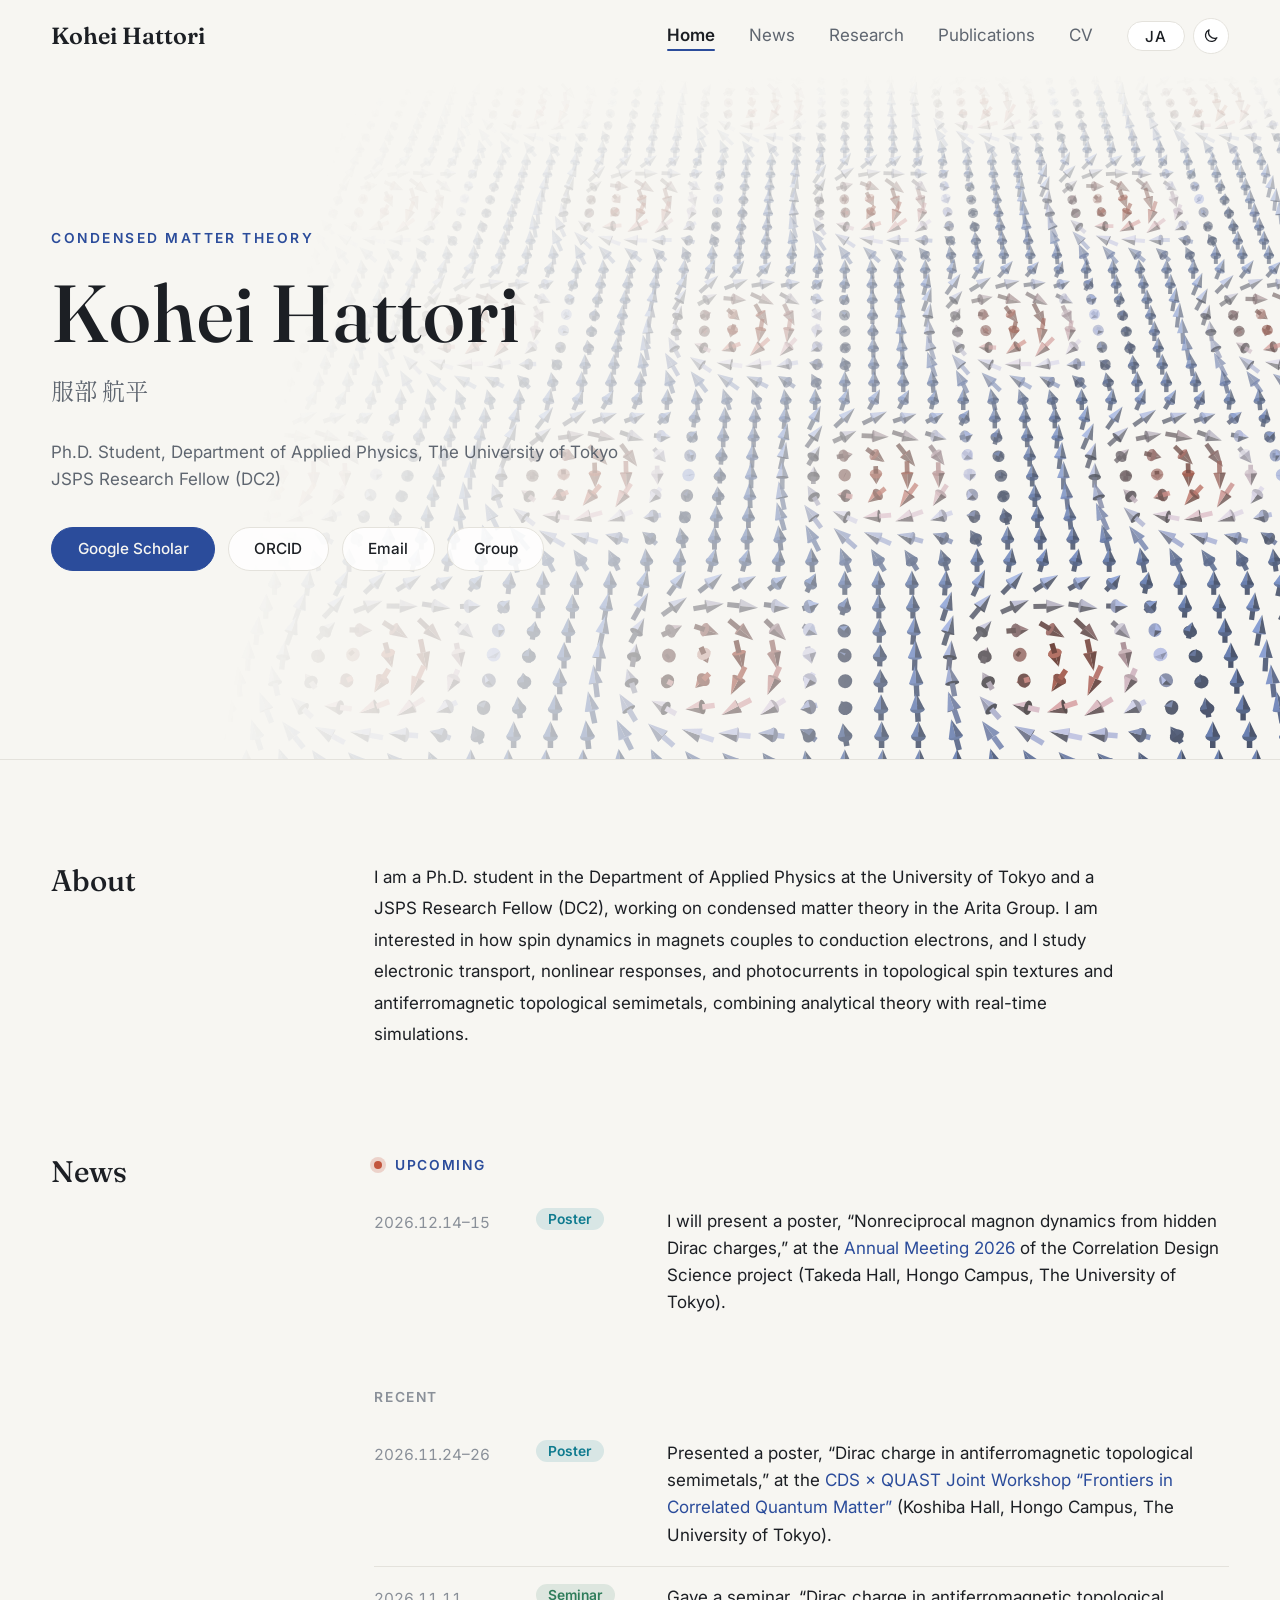
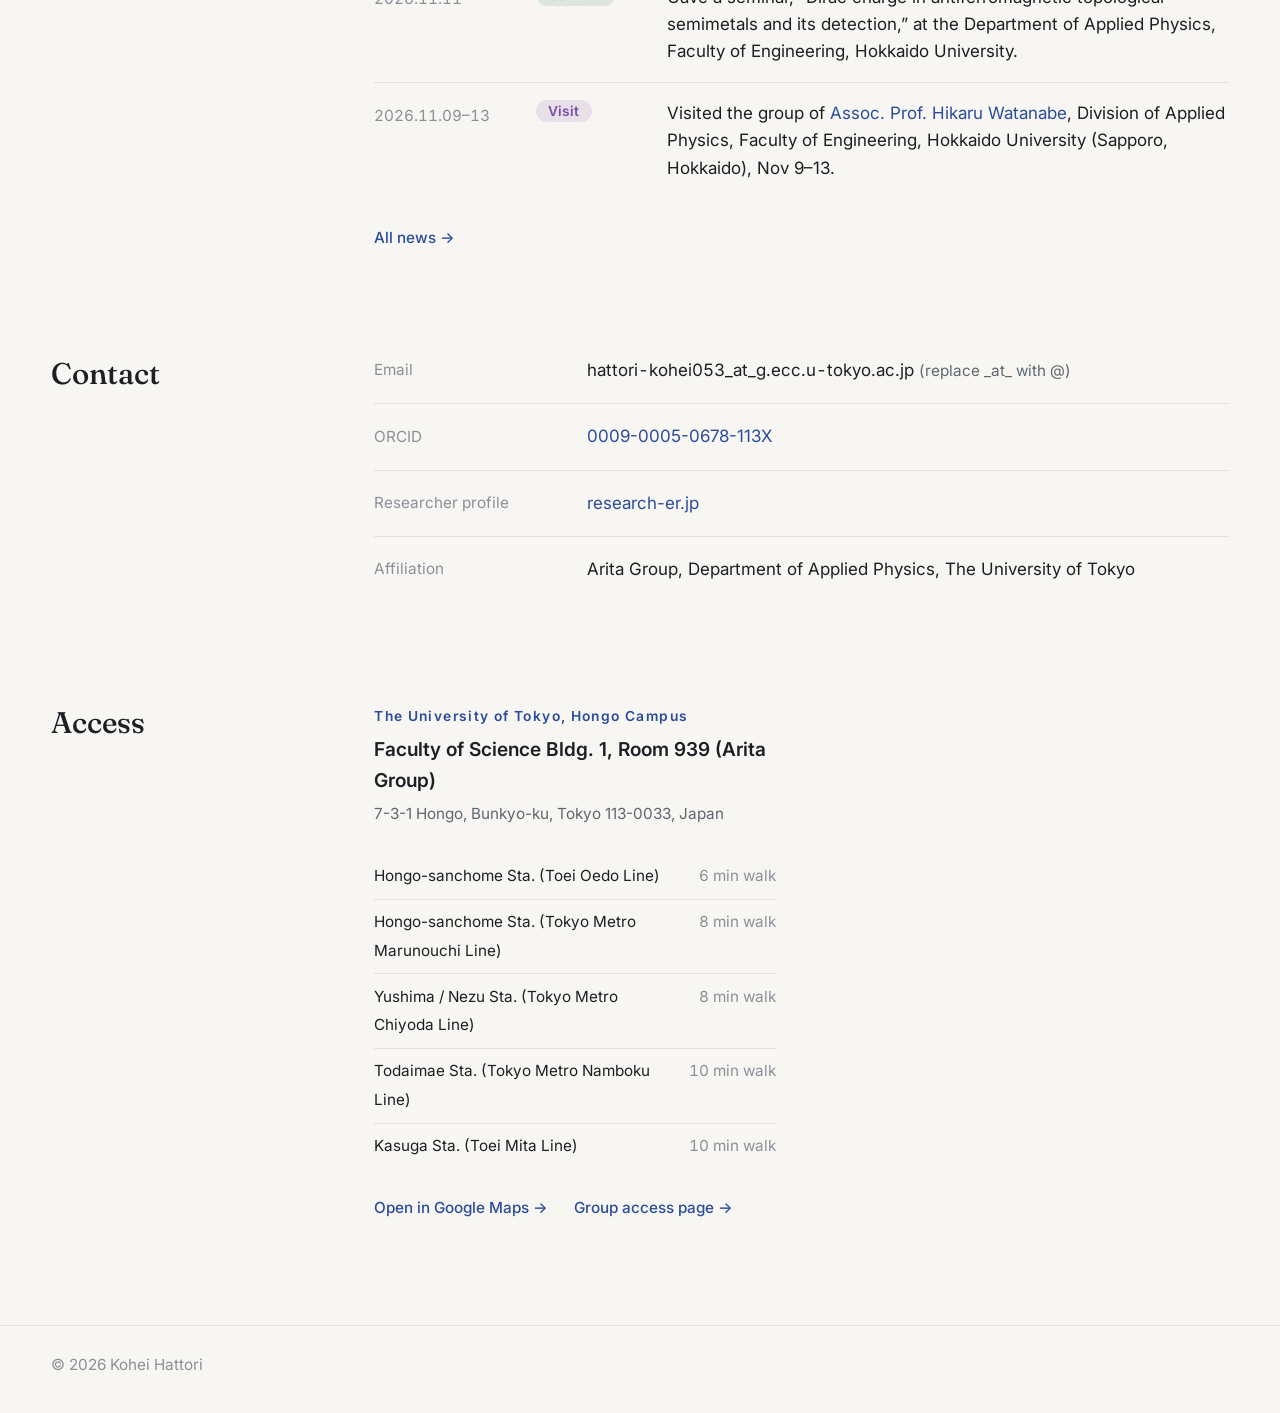
<file: index.html>
<!doctype html>
<html lang="ja">
<head>
  <meta charset="utf-8">
  <meta name="viewport" content="width=device-width, initial-scale=1">
  <title>Kohei Hattori</title>
  <meta name="description" content="服部航平（東京大学大学院 工学系研究科 物理工学専攻）のホームページ。物性理論、トポロジカル磁性、スピン・電荷結合輸送。">
  <meta property="og:type" content="website">
  <meta property="og:site_name" content="Kohei Hattori">
  <meta property="og:title" content="Kohei Hattori — 服部 航平">
  <meta property="og:description" content="Condensed matter theorist at the University of Tokyo. 物性理論（トポロジカル磁性、スピン・電荷結合ダイナミクス、反強磁性トポロジカル半金属）。">
  <meta property="og:url" content="https://hattorikohei76.github.io/">
  <meta property="og:image" content="https://hattorikohei76.github.io/og-image.jpg">
  <meta property="og:image:width" content="1200">
  <meta property="og:image:height" content="630">
  <meta name="twitter:card" content="summary_large_image">
  <link rel="icon" href="favicon.svg" type="image/svg+xml">
  <link rel="icon" href="favicon-32.png" type="image/png" sizes="32x32">
  <link rel="apple-touch-icon" href="apple-touch-icon.png">
  <link rel="preconnect" href="https://fonts.googleapis.com">
  <link rel="preconnect" href="https://fonts.gstatic.com" crossorigin>
  <link href="https://fonts.googleapis.com/css2?family=Fraunces:opsz,wght@9..144,400;9..144,500;9..144,600&family=Inter:wght@400;500;600&family=Noto+Sans+JP:wght@400;500;700&family=Shippori+Mincho:wght@500;600&display=swap" rel="stylesheet">
  <link rel="stylesheet" href="style.css?v=20261124a">
  <script>
    // 表示言語を描画前に決める：保存された選択 → ブラウザの言語（日本語以外なら英語）
    // テーマ（ライト / ダーク）も同じく：ボタンで選んだものがあればそれ、なければ OS の設定に従う
    (function () {
      var d = document.documentElement, l = null, t = null;
      d.classList.add("js");
      try { l = localStorage.getItem("lang"); t = localStorage.getItem("theme"); } catch (e) {}
      if (l !== "ja" && l !== "en") l = /^ja\b/i.test(navigator.language || "") ? "ja" : "en";
      d.lang = l;
      if (t === "dark" || t === "light") d.setAttribute("data-theme", t);
    })();
  </script>
</head>
<body>
  <header class="site-header">
    <nav class="nav">
      <a class="brand" href="index.html">Kohei Hattori</a>
      <ul class="nav-links" id="nav-links">
        <li><a href="index.html" aria-current="page"><span data-ja>ホーム</span><span data-en>Home</span></a></li>
        <li><a href="news.html"><span data-ja>ニュース</span><span data-en>News</span></a></li>
        <li><a href="research.html"><span data-ja>研究</span><span data-en>Research</span></a></li>
        <li><a href="publications.html"><span data-ja>業績</span><span data-en>Publications</span></a></li>
        <li><a href="cv.html"><span data-ja>経歴</span><span data-en>CV</span></a></li>
      </ul>
      <div class="nav-tools">
        <button class="lang-toggle" type="button" aria-label="Switch language / 言語切替">EN</button>
        <button class="theme-toggle" type="button" aria-label="ライト / ダーク切替 / Toggle light and dark">
          <svg class="icon-moon" viewBox="0 0 24 24" aria-hidden="true"><path d="M20 14.5A8 8 0 0 1 9.5 4a8 8 0 1 0 10.5 10.5z"/></svg>
          <svg class="icon-sun" viewBox="0 0 24 24" aria-hidden="true"><circle cx="12" cy="12" r="4"/><path d="M12 2.5v2.2M12 19.3v2.2M2.5 12h2.2M19.3 12h2.2M5.3 5.3l1.5 1.5M17.2 17.2l1.5 1.5M5.3 18.7l1.5-1.5M17.2 6.8l1.5-1.5"/></svg>
        </button>
      </div>
      <button class="menu-toggle" type="button" aria-label="メニュー / Menu" aria-expanded="false" aria-controls="nav-links"><span></span><span></span></button>
    </nav>
  </header>

  <main>
    <!-- ===== ヒーロー ===== -->
    <section class="hero">
      <canvas class="hero-canvas" aria-hidden="true"></canvas>
      <div class="hero-inner">
        <p class="eyebrow">Condensed Matter Theory</p>
        <h1 class="hero-name">
          <span data-ja>服部 航平</span><span data-en>Kohei Hattori</span>
        </h1>
        <p class="hero-sub">
          <span data-ja>Kohei Hattori</span>
          <span data-en>服部 航平</span>
        </p>
        <p class="hero-affil">
          <span data-ja>東京大学大学院 工学系研究科 物理工学専攻 <span class="nowrap">博士課程</span><br>日本学術振興会 特別研究員（DC2）</span>
          <span data-en>Ph.D. Student, Department of Applied Physics, The University of Tokyo<br>JSPS Research Fellow (DC2)</span>
        </p>
        <ul class="hero-links">
          <li><a class="btn btn-primary" href="https://scholar.google.co.jp/citations?user=EpXvcBsAAAAJ&amp;hl=ja" target="_blank" rel="noopener">Google Scholar</a></li>
          <li><a class="btn" href="https://orcid.org/0009-0005-0678-113X" target="_blank" rel="noopener">ORCID</a></li>
          <li><a class="btn" href="#contact">Email</a></li>
          <li><a class="btn" href="https://arita-lab.phys.s.u-tokyo.ac.jp/" target="_blank" rel="noopener"><span data-ja>研究室</span><span data-en>Group</span></a></li>
        </ul>
      </div>
    </section>

    <!-- ===== 自己紹介 ===== -->
    <section id="about" class="section reveal">
      <h2 class="section-title"><span data-ja>自己紹介</span><span data-en>About</span></h2>
      <div class="prose">
        <p data-ja>東京大学大学院 工学系研究科 物理工学専攻の博士課程に在籍し、有田研究室で物性理論の研究をしています（日本学術振興会 特別研究員 DC2）。磁性体中のスピンダイナミクスと伝導電子の結合に興味があり、トポロジカルな磁気構造や反強磁性トポロジカル半金属における電子輸送・非線形応答・光電流を、理論と実時間シミュレーションの両面から調べています。</p>
        <p data-en>
          I am a Ph.D. student in the Department of Applied Physics at the University of Tokyo and a JSPS Research Fellow (DC2), working on condensed matter theory in the Arita Group.
          I am interested in how spin dynamics in magnets couples to conduction electrons, and I study electronic transport, nonlinear responses,
          and photocurrents in topological spin textures and antiferromagnetic topological semimetals, combining analytical theory with real-time simulations.
        </p>
      </div>
    </section>

    <!-- ===== ニュース（これからの予定とこれまでを自動で分けて表示、news-data.js から） ===== -->
    <section class="section reveal">
      <h2 class="section-title"><span data-ja>ニュース</span><span data-en>News</span></h2>
      <div data-news-home data-upcoming="3" data-past="3"></div>
      <p class="more"><a href="news.html"><span data-ja>すべてのニュースを見る</span><span data-en>All news</span> <span class="arrow" aria-hidden="true">→</span></a></p>
    </section>

    <!-- ===== 連絡先 ===== -->
    <section id="contact" class="section reveal">
      <h2 class="section-title"><span data-ja>連絡先</span><span data-en>Contact</span></h2>
      <div class="contact">
        <div class="contact-item">
          <span class="contact-label">Email</span>
          <span><span class="email-text">hattori-kohei053_at_g.ecc.u-tokyo.ac.jp</span> <span class="email-note"><span data-ja>（_at_ を @ に変えてください）</span><span data-en>(replace _at_ with @)</span></span></span>
        </div>
        <div class="contact-item">
          <span class="contact-label">ORCID</span>
          <a href="https://orcid.org/0009-0005-0678-113X" target="_blank" rel="noopener">0009-0005-0678-113X</a>
        </div>
        <div class="contact-item">
          <span class="contact-label"><span data-ja>研究者データ</span><span data-en>Researcher profile</span></span>
          <a href="https://research-er.jp/researchers/view/1024845" target="_blank" rel="noopener">research-er.jp</a>
        </div>
        <div class="contact-item">
          <span class="contact-label"><span data-ja>所属</span><span data-en>Affiliation</span></span>
          <span><span data-ja>東京大学大学院 工学系研究科 物理工学専攻 有田研究室</span><span data-en>Arita Group, Department of Applied Physics, The University of Tokyo</span></span>
        </div>
      </div>
    </section>

    <!-- ===== アクセス ===== -->
    <section id="access" class="section reveal">
      <h2 class="section-title"><span data-ja>アクセス</span><span data-en>Access</span></h2>
      <div class="access">
        <div class="access-main">
          <div class="access-info">
            <p class="access-label"><span data-ja>東京大学 本郷キャンパス</span><span data-en>The University of Tokyo, Hongo Campus</span></p>
            <h3 class="access-place"><span data-ja>理学部1号館 939号室（有田研究室）</span><span data-en>Faculty of Science Bldg. 1, Room 939 (Arita Group)</span></h3>
            <p class="access-addr"><span data-ja>〒113-0033 東京都文京区本郷7-3-1</span><span data-en>7-3-1 Hongo, Bunkyo-ku, Tokyo 113-0033, Japan</span></p>
            <ul class="access-stations">
              <li><span data-ja>本郷三丁目駅（都営大江戸線）</span><span data-en>Hongo-sanchome Sta. (Toei Oedo Line)</span><span class="walk"><span data-ja>徒歩約6分</span><span data-en>6 min walk</span></span></li>
              <li><span data-ja>本郷三丁目駅（東京メトロ丸ノ内線）</span><span data-en>Hongo-sanchome Sta. (Tokyo Metro Marunouchi Line)</span><span class="walk"><span data-ja>徒歩約8分</span><span data-en>8 min walk</span></span></li>
              <li><span data-ja>湯島駅・根津駅（東京メトロ千代田線）</span><span data-en>Yushima / Nezu Sta. (Tokyo Metro Chiyoda Line)</span><span class="walk"><span data-ja>徒歩約8分</span><span data-en>8 min walk</span></span></li>
              <li><span data-ja>東大前駅（東京メトロ南北線）</span><span data-en>Todaimae Sta. (Tokyo Metro Namboku Line)</span><span class="walk"><span data-ja>徒歩約10分</span><span data-en>10 min walk</span></span></li>
              <li><span data-ja>春日駅（都営三田線）</span><span data-en>Kasuga Sta. (Toei Mita Line)</span><span class="walk"><span data-ja>徒歩約10分</span><span data-en>10 min walk</span></span></li>
            </ul>
            <p class="access-links">
              <a href="https://www.google.com/maps/search/?api=1&amp;query=%E6%9D%B1%E4%BA%AC%E5%A4%A7%E5%AD%A6%E7%90%86%E5%AD%A6%E9%83%A81%E5%8F%B7%E9%A4%A8" target="_blank" rel="noopener"><span data-ja>Google マップで開く</span><span data-en>Open in Google Maps</span> <span class="arrow" aria-hidden="true">→</span></a>
              <a href="https://arita-lab.phys.s.u-tokyo.ac.jp/access.html" target="_blank" rel="noopener"><span data-ja>研究室のアクセスページ</span><span data-en>Group access page</span> <span class="arrow" aria-hidden="true">→</span></a>
            </p>
          </div>
          <div class="access-map">
            <iframe title="東京大学理学部1号館の地図" src="https://www.google.com/maps?q=%E6%9D%B1%E4%BA%AC%E5%A4%A7%E5%AD%A6%E7%90%86%E5%AD%A6%E9%83%A81%E5%8F%B7%E9%A4%A8&amp;z=16&amp;output=embed" loading="lazy" referrerpolicy="no-referrer-when-downgrade"></iframe>
          </div>
        </div>
      </div>
    </section>
  </main>

  <footer class="site-footer">
    <p>&copy; <span id="year">2026</span> Kohei Hattori</p>
  </footer>

  <script src="news-data.js?v=20261124a"></script>
  <script src="script.js?v=20261124a"></script>
</body>
</html>
</file>
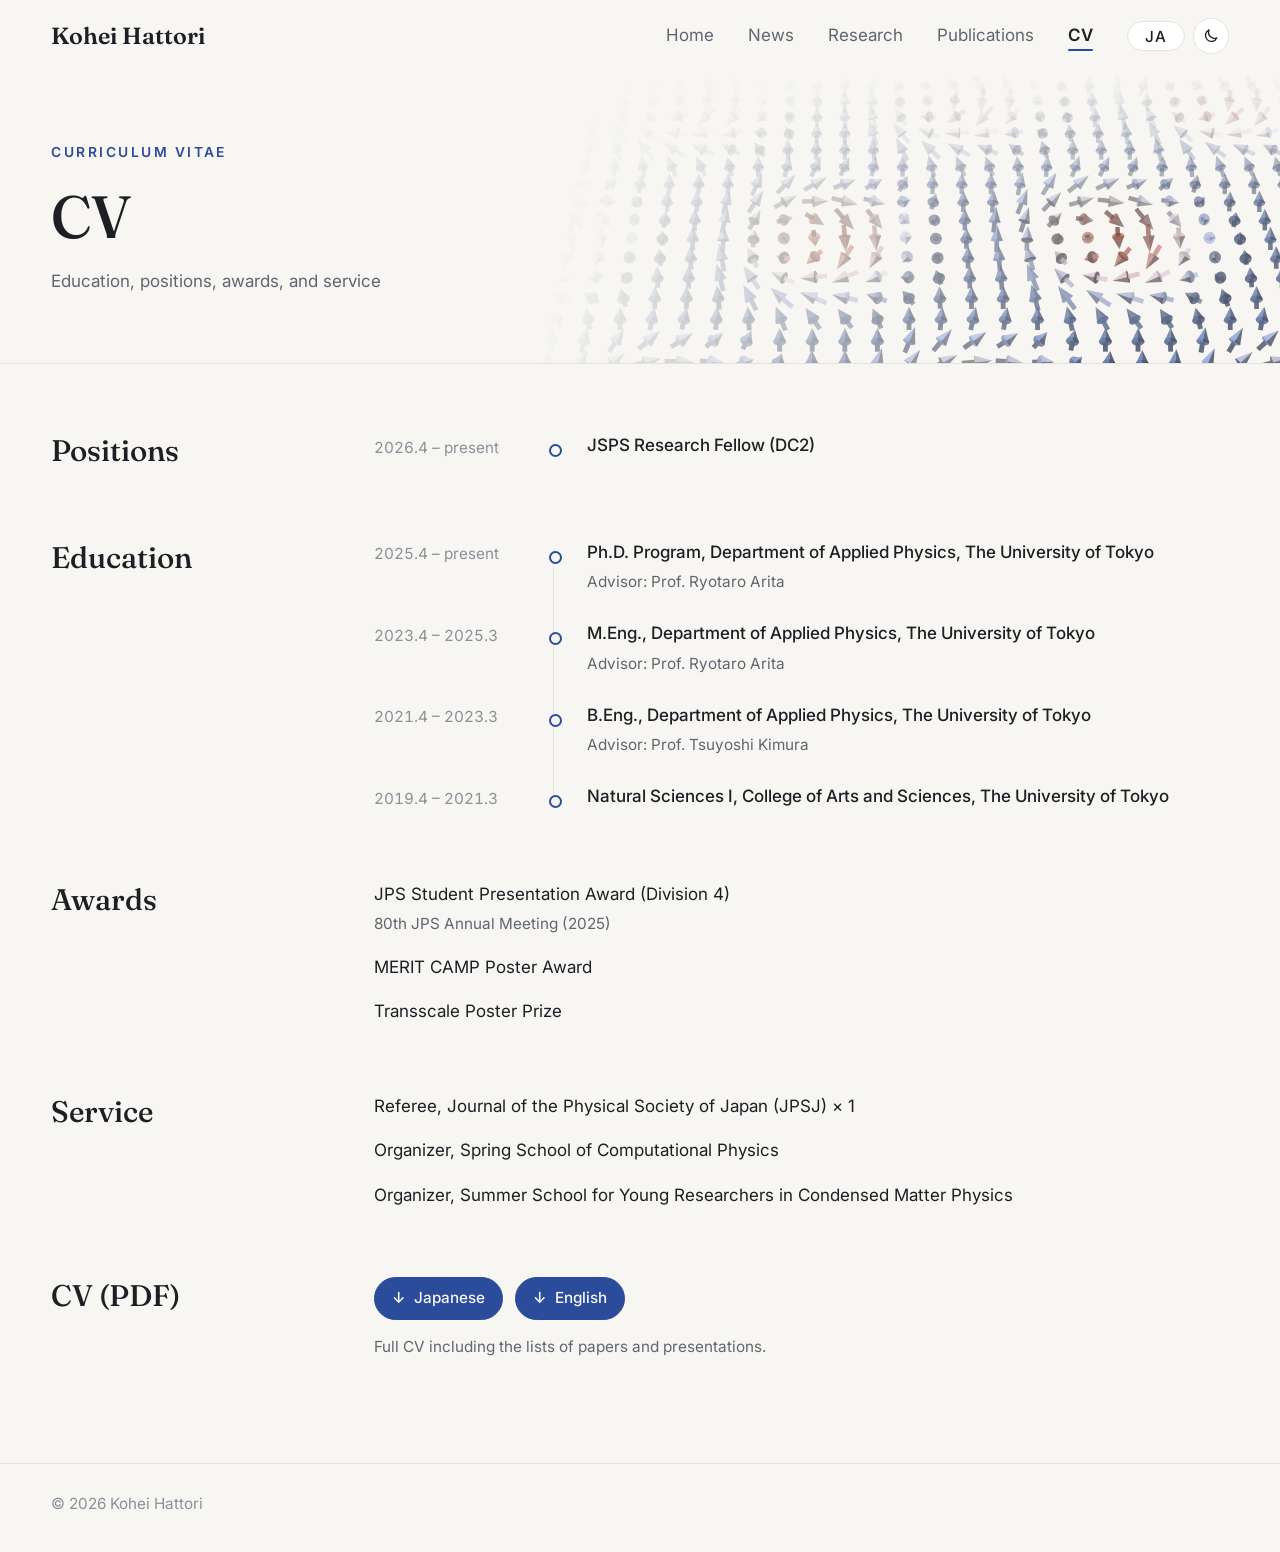
<file: cv.html>
<!doctype html>
<html lang="ja">
<head>
  <meta charset="utf-8">
  <meta name="viewport" content="width=device-width, initial-scale=1">
  <title>CV — Kohei Hattori</title>
  <meta name="description" content="服部航平の経歴">
  <meta property="og:type" content="website">
  <meta property="og:site_name" content="Kohei Hattori">
  <meta property="og:title" content="CV — Kohei Hattori">
  <meta property="og:description" content="服部航平の経歴：学歴・職歴・受賞・活動。 / Education, positions, awards, and service.">
  <meta property="og:url" content="https://hattorikohei76.github.io/cv.html">
  <meta property="og:image" content="https://hattorikohei76.github.io/og-image.jpg">
  <meta property="og:image:width" content="1200">
  <meta property="og:image:height" content="630">
  <meta name="twitter:card" content="summary_large_image">
  <link rel="icon" href="favicon.svg" type="image/svg+xml">
  <link rel="icon" href="favicon-32.png" type="image/png" sizes="32x32">
  <link rel="apple-touch-icon" href="apple-touch-icon.png">
  <link rel="preconnect" href="https://fonts.googleapis.com">
  <link rel="preconnect" href="https://fonts.gstatic.com" crossorigin>
  <link href="https://fonts.googleapis.com/css2?family=Fraunces:opsz,wght@9..144,400;9..144,500;9..144,600&family=Inter:wght@400;500;600&family=Noto+Sans+JP:wght@400;500;700&family=Shippori+Mincho:wght@500;600&display=swap" rel="stylesheet">
  <link rel="stylesheet" href="style.css?v=20261124a">
  <script>
    // 表示言語を描画前に決める：保存された選択 → ブラウザの言語（日本語以外なら英語）
    // テーマ（ライト / ダーク）も同じく：ボタンで選んだものがあればそれ、なければ OS の設定に従う
    (function () {
      var d = document.documentElement, l = null, t = null;
      d.classList.add("js");
      try { l = localStorage.getItem("lang"); t = localStorage.getItem("theme"); } catch (e) {}
      if (l !== "ja" && l !== "en") l = /^ja\b/i.test(navigator.language || "") ? "ja" : "en";
      d.lang = l;
      if (t === "dark" || t === "light") d.setAttribute("data-theme", t);
    })();
  </script>
</head>
<body>
  <header class="site-header">
    <nav class="nav">
      <a class="brand" href="index.html">Kohei Hattori</a>
      <ul class="nav-links" id="nav-links">
        <li><a href="index.html"><span data-ja>ホーム</span><span data-en>Home</span></a></li>
        <li><a href="news.html"><span data-ja>ニュース</span><span data-en>News</span></a></li>
        <li><a href="research.html"><span data-ja>研究</span><span data-en>Research</span></a></li>
        <li><a href="publications.html"><span data-ja>業績</span><span data-en>Publications</span></a></li>
        <li><a href="cv.html" aria-current="page"><span data-ja>経歴</span><span data-en>CV</span></a></li>
      </ul>
      <div class="nav-tools">
        <button class="lang-toggle" type="button" aria-label="Switch language / 言語切替">EN</button>
        <button class="theme-toggle" type="button" aria-label="ライト / ダーク切替 / Toggle light and dark">
          <svg class="icon-moon" viewBox="0 0 24 24" aria-hidden="true"><path d="M20 14.5A8 8 0 0 1 9.5 4a8 8 0 1 0 10.5 10.5z"/></svg>
          <svg class="icon-sun" viewBox="0 0 24 24" aria-hidden="true"><circle cx="12" cy="12" r="4"/><path d="M12 2.5v2.2M12 19.3v2.2M2.5 12h2.2M19.3 12h2.2M5.3 5.3l1.5 1.5M17.2 17.2l1.5 1.5M5.3 18.7l1.5-1.5M17.2 6.8l1.5-1.5"/></svg>
        </button>
      </div>
      <button class="menu-toggle" type="button" aria-label="メニュー / Menu" aria-expanded="false" aria-controls="nav-links"><span></span><span></span></button>
    </nav>
  </header>

  <main>
    <!-- 印刷（PDF 保存）したときだけ表示する見出し -->
    <div class="print-only cv-print-head">
        <h1><span data-ja>服部 航平</span><span data-en>Kohei Hattori</span><small><span data-ja>Kohei Hattori</span><span data-en>服部 航平</span></small></h1>
        <p><span data-ja>東京大学大学院 工学系研究科 物理工学専攻 博士課程 ／ 日本学術振興会 特別研究員（DC2）</span><span data-en>Ph.D. Student, Department of Applied Physics, The University of Tokyo / JSPS Research Fellow (DC2)</span></p>
        <p>Email: hattori-kohei053_at_g.ecc.u-tokyo.ac.jp ／ ORCID: 0009-0005-0678-113X ／ https://hattorikohei76.github.io/</p>
    </div>

    <section class="page-head">
      <canvas class="hero-canvas" aria-hidden="true"></canvas>
      <div class="page-head-inner">
        <p class="eyebrow">Curriculum Vitae</p>
        <h1 class="page-title"><span data-ja>経歴</span><span data-en>CV</span></h1>
        <p class="page-lead"><span data-ja>学歴・職歴、受賞、活動</span><span data-en>Education, positions, awards, and service</span></p>
      </div>
    </section>

    <section class="section reveal">
      <h2 class="section-title"><span data-ja>職歴</span><span data-en>Positions</span></h2>
      <ol class="timeline">
        <li>
          <span class="tl-date">2026.4 – <span data-ja>現在</span><span data-en>present</span></span>
          <div>
            <p class="tl-title"><span data-ja>日本学術振興会 特別研究員（DC2）</span><span data-en>JSPS Research Fellow (DC2)</span></p>
          </div>
        </li>
      </ol>
    </section>

    <section class="section section-compact reveal">
      <h2 class="section-title"><span data-ja>学歴</span><span data-en>Education</span></h2>
      <ol class="timeline">
        <li>
          <span class="tl-date">2025.4 – <span data-ja>現在</span><span data-en>present</span></span>
          <div>
            <p class="tl-title"><span data-ja>東京大学大学院 工学系研究科 物理工学専攻 博士課程</span><span data-en>Ph.D. Program, Department of Applied Physics, The University of Tokyo</span></p>
            <p class="tl-note"><span data-ja>指導教員：有田亮太郎 教授</span><span data-en>Advisor: Prof. Ryotaro Arita</span></p>
          </div>
        </li>
        <li>
          <span class="tl-date">2023.4 – 2025.3</span>
          <div>
            <p class="tl-title"><span data-ja>東京大学大学院 工学系研究科 物理工学専攻 修士課程 修了</span><span data-en>M.Eng., Department of Applied Physics, The University of Tokyo</span></p>
            <p class="tl-note"><span data-ja>指導教員：有田亮太郎 教授</span><span data-en>Advisor: Prof. Ryotaro Arita</span></p>
          </div>
        </li>
        <li>
          <span class="tl-date">2021.4 – 2023.3</span>
          <div>
            <p class="tl-title"><span data-ja>東京大学 工学部 物理工学科 卒業</span><span data-en>B.Eng., Department of Applied Physics, The University of Tokyo</span></p>
            <p class="tl-note"><span data-ja>指導教員：木村剛 教授</span><span data-en>Advisor: Prof. Tsuyoshi Kimura</span></p>
          </div>
        </li>
        <li>
          <span class="tl-date">2019.4 – 2021.3</span>
          <div>
            <p class="tl-title"><span data-ja>東京大学 教養学部 理科一類</span><span data-en>Natural Sciences I, College of Arts and Sciences, The University of Tokyo</span></p>
          </div>
        </li>
      </ol>
    </section>

    <section class="section section-compact reveal">
      <h2 class="section-title"><span data-ja>受賞</span><span data-en>Awards</span></h2>
      <ul class="plain-list">
            <li>
              <span data-ja>日本物理学会 学生優秀発表賞（領域4）</span><span data-en>JPS Student Presentation Award (Division 4)</span>
              <span class="pl-note"><span data-ja>第80回年次大会（2025年）「反強磁性トポロジカル半金属におけるディラック電荷とその検出」</span><span data-en>80th JPS Annual Meeting (2025)</span></span>
            </li>
            <li>
              <span data-ja>MERIT CAMP ポスター賞</span><span data-en>MERIT CAMP Poster Award</span>
            </li>
            <li>Transscale Poster Prize</li>
      </ul>
    </section>

    <section class="section section-compact reveal">
      <h2 class="section-title"><span data-ja>活動</span><span data-en>Service</span></h2>
      <ul class="plain-list">
            <li><span data-ja>論文査読：Journal of the Physical Society of Japan (JPSJ) × 1</span><span data-en>Referee, Journal of the Physical Society of Japan (JPSJ) × 1</span></li>
            <li><span data-ja>計算物理学春の学校 世話人</span><span data-en>Organizer, Spring School of Computational Physics</span></li>
            <li><span data-ja>物性若手夏の学校 世話人</span><span data-en>Organizer, Summer School for Young Researchers in Condensed Matter Physics</span></li>
      </ul>
    </section>

    <!-- CV の PDF（tools/build_cv.py がこのページと業績ページの内容から LaTeX で自動作成する） -->
    <section class="section section-compact reveal no-print" id="download">
      <h2 class="section-title"><span data-ja>CV（PDF）</span><span data-en>CV (PDF)</span></h2>
      <ul class="dl-list">
        <li><a class="dl-btn" href="files/CV_Kohei_Hattori_ja.pdf" download><span data-ja>日本語版</span><span data-en>Japanese</span></a></li>
        <li><a class="dl-btn" href="files/CV_Kohei_Hattori_en.pdf" download><span data-ja>英語版</span><span data-en>English</span></a></li>
      </ul>
      <p class="dl-note"><span data-ja>論文・発表の一覧を含む CV です。</span><span data-en>Full CV including the lists of papers and presentations.</span></p>
    </section>
  </main>

  <footer class="site-footer">
    <p>&copy; <span id="year">2026</span> Kohei Hattori</p>
  </footer>

  <script src="news-data.js?v=20261124a"></script>
  <script src="script.js?v=20261124a"></script>
</body>
</html>
</file>
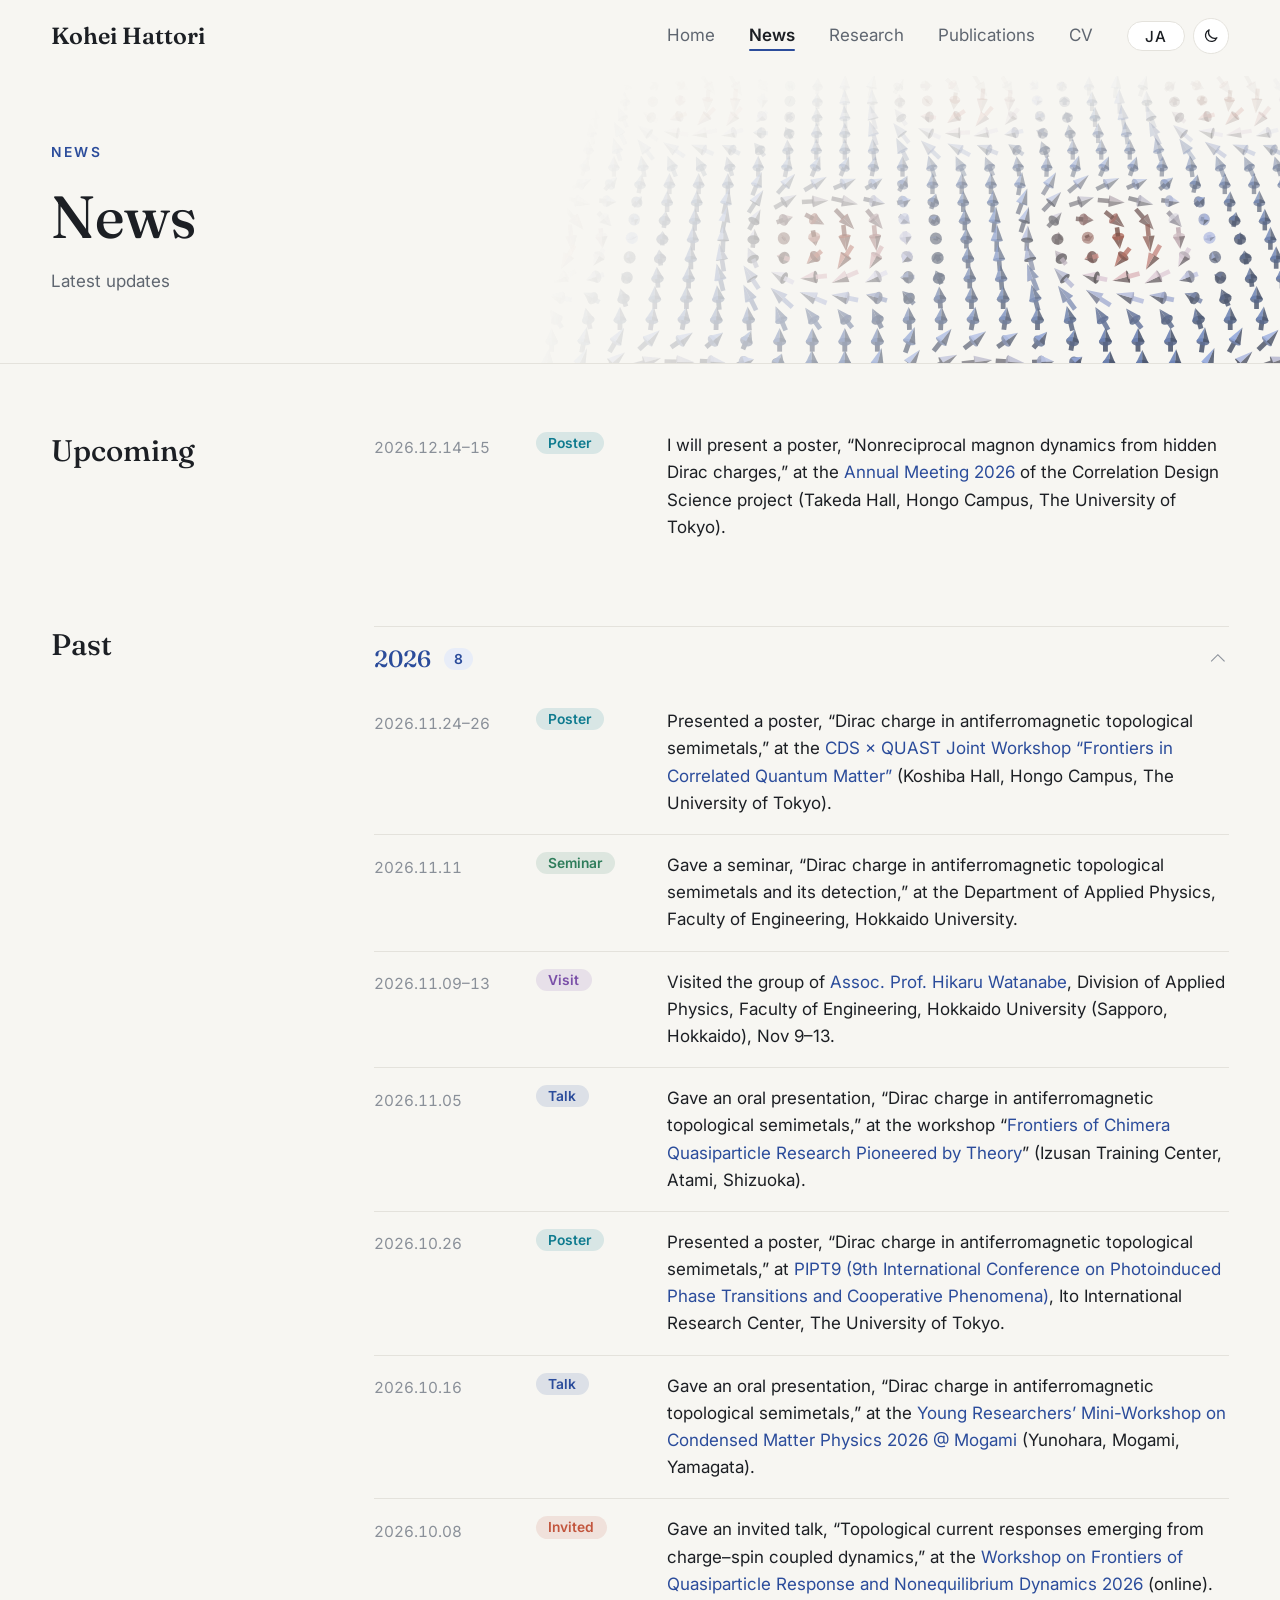
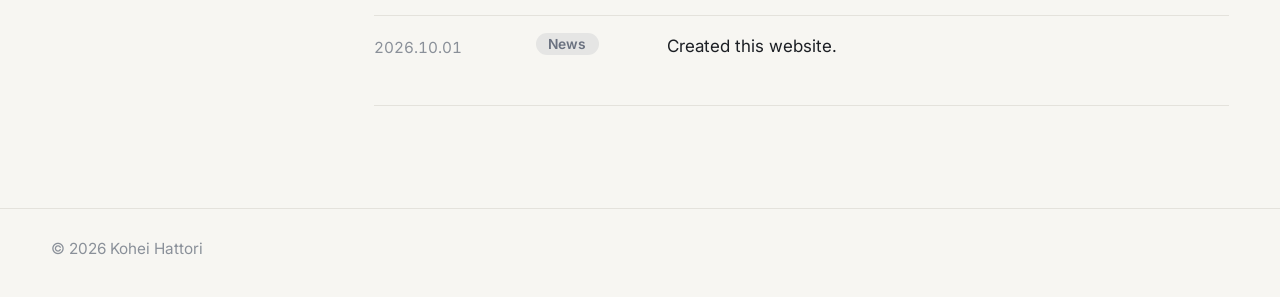
<file: news.html>
<!doctype html>
<html lang="ja">
<head>
  <meta charset="utf-8">
  <meta name="viewport" content="width=device-width, initial-scale=1">
  <title>News — Kohei Hattori</title>
  <meta name="description" content="服部航平のニュース">
  <meta property="og:type" content="website">
  <meta property="og:site_name" content="Kohei Hattori">
  <meta property="og:title" content="News — Kohei Hattori">
  <meta property="og:description" content="服部航平のニュース：発表・セミナー・滞在などの予定と報告。 / News and upcoming talks.">
  <meta property="og:url" content="https://hattorikohei76.github.io/news.html">
  <meta property="og:image" content="https://hattorikohei76.github.io/og-image.jpg">
  <meta property="og:image:width" content="1200">
  <meta property="og:image:height" content="630">
  <meta name="twitter:card" content="summary_large_image">
  <link rel="icon" href="favicon.svg" type="image/svg+xml">
  <link rel="icon" href="favicon-32.png" type="image/png" sizes="32x32">
  <link rel="apple-touch-icon" href="apple-touch-icon.png">
  <link rel="preconnect" href="https://fonts.googleapis.com">
  <link rel="preconnect" href="https://fonts.gstatic.com" crossorigin>
  <link href="https://fonts.googleapis.com/css2?family=Fraunces:opsz,wght@9..144,400;9..144,500;9..144,600&family=Inter:wght@400;500;600&family=Noto+Sans+JP:wght@400;500;700&family=Shippori+Mincho:wght@500;600&display=swap" rel="stylesheet">
  <link rel="stylesheet" href="style.css?v=20261124a">
  <script>
    // 表示言語を描画前に決める：保存された選択 → ブラウザの言語（日本語以外なら英語）
    // テーマ（ライト / ダーク）も同じく：ボタンで選んだものがあればそれ、なければ OS の設定に従う
    (function () {
      var d = document.documentElement, l = null, t = null;
      d.classList.add("js");
      try { l = localStorage.getItem("lang"); t = localStorage.getItem("theme"); } catch (e) {}
      if (l !== "ja" && l !== "en") l = /^ja\b/i.test(navigator.language || "") ? "ja" : "en";
      d.lang = l;
      if (t === "dark" || t === "light") d.setAttribute("data-theme", t);
    })();
  </script>
</head>
<body>
  <header class="site-header">
    <nav class="nav">
      <a class="brand" href="index.html">Kohei Hattori</a>
      <ul class="nav-links" id="nav-links">
        <li><a href="index.html"><span data-ja>ホーム</span><span data-en>Home</span></a></li>
        <li><a href="news.html" aria-current="page"><span data-ja>ニュース</span><span data-en>News</span></a></li>
        <li><a href="research.html"><span data-ja>研究</span><span data-en>Research</span></a></li>
        <li><a href="publications.html"><span data-ja>業績</span><span data-en>Publications</span></a></li>
        <li><a href="cv.html"><span data-ja>経歴</span><span data-en>CV</span></a></li>
      </ul>
      <div class="nav-tools">
        <button class="lang-toggle" type="button" aria-label="Switch language / 言語切替">EN</button>
        <button class="theme-toggle" type="button" aria-label="ライト / ダーク切替 / Toggle light and dark">
          <svg class="icon-moon" viewBox="0 0 24 24" aria-hidden="true"><path d="M20 14.5A8 8 0 0 1 9.5 4a8 8 0 1 0 10.5 10.5z"/></svg>
          <svg class="icon-sun" viewBox="0 0 24 24" aria-hidden="true"><circle cx="12" cy="12" r="4"/><path d="M12 2.5v2.2M12 19.3v2.2M2.5 12h2.2M19.3 12h2.2M5.3 5.3l1.5 1.5M17.2 17.2l1.5 1.5M5.3 18.7l1.5-1.5M17.2 6.8l1.5-1.5"/></svg>
        </button>
      </div>
      <button class="menu-toggle" type="button" aria-label="メニュー / Menu" aria-expanded="false" aria-controls="nav-links"><span></span><span></span></button>
    </nav>
  </header>

  <main>
    <section class="page-head">
      <canvas class="hero-canvas" aria-hidden="true"></canvas>
      <div class="page-head-inner">
        <p class="eyebrow">News</p>
        <h1 class="page-title"><span data-ja>ニュース</span><span data-en>News</span></h1>
        <p class="page-lead"><span data-ja>最新のお知らせ</span><span data-en>Latest updates</span></p>
      </div>
    </section>

    <!-- 「これからの予定」と「これまで」のセクションを script.js がここに作る -->
    <div data-news-years></div>
  </main>

  <footer class="site-footer">
    <p>&copy; <span id="year">2026</span> Kohei Hattori</p>
  </footer>

  <script src="news-data.js?v=20261124a"></script>
  <script src="script.js?v=20261124a"></script>
</body>
</html>
</file>
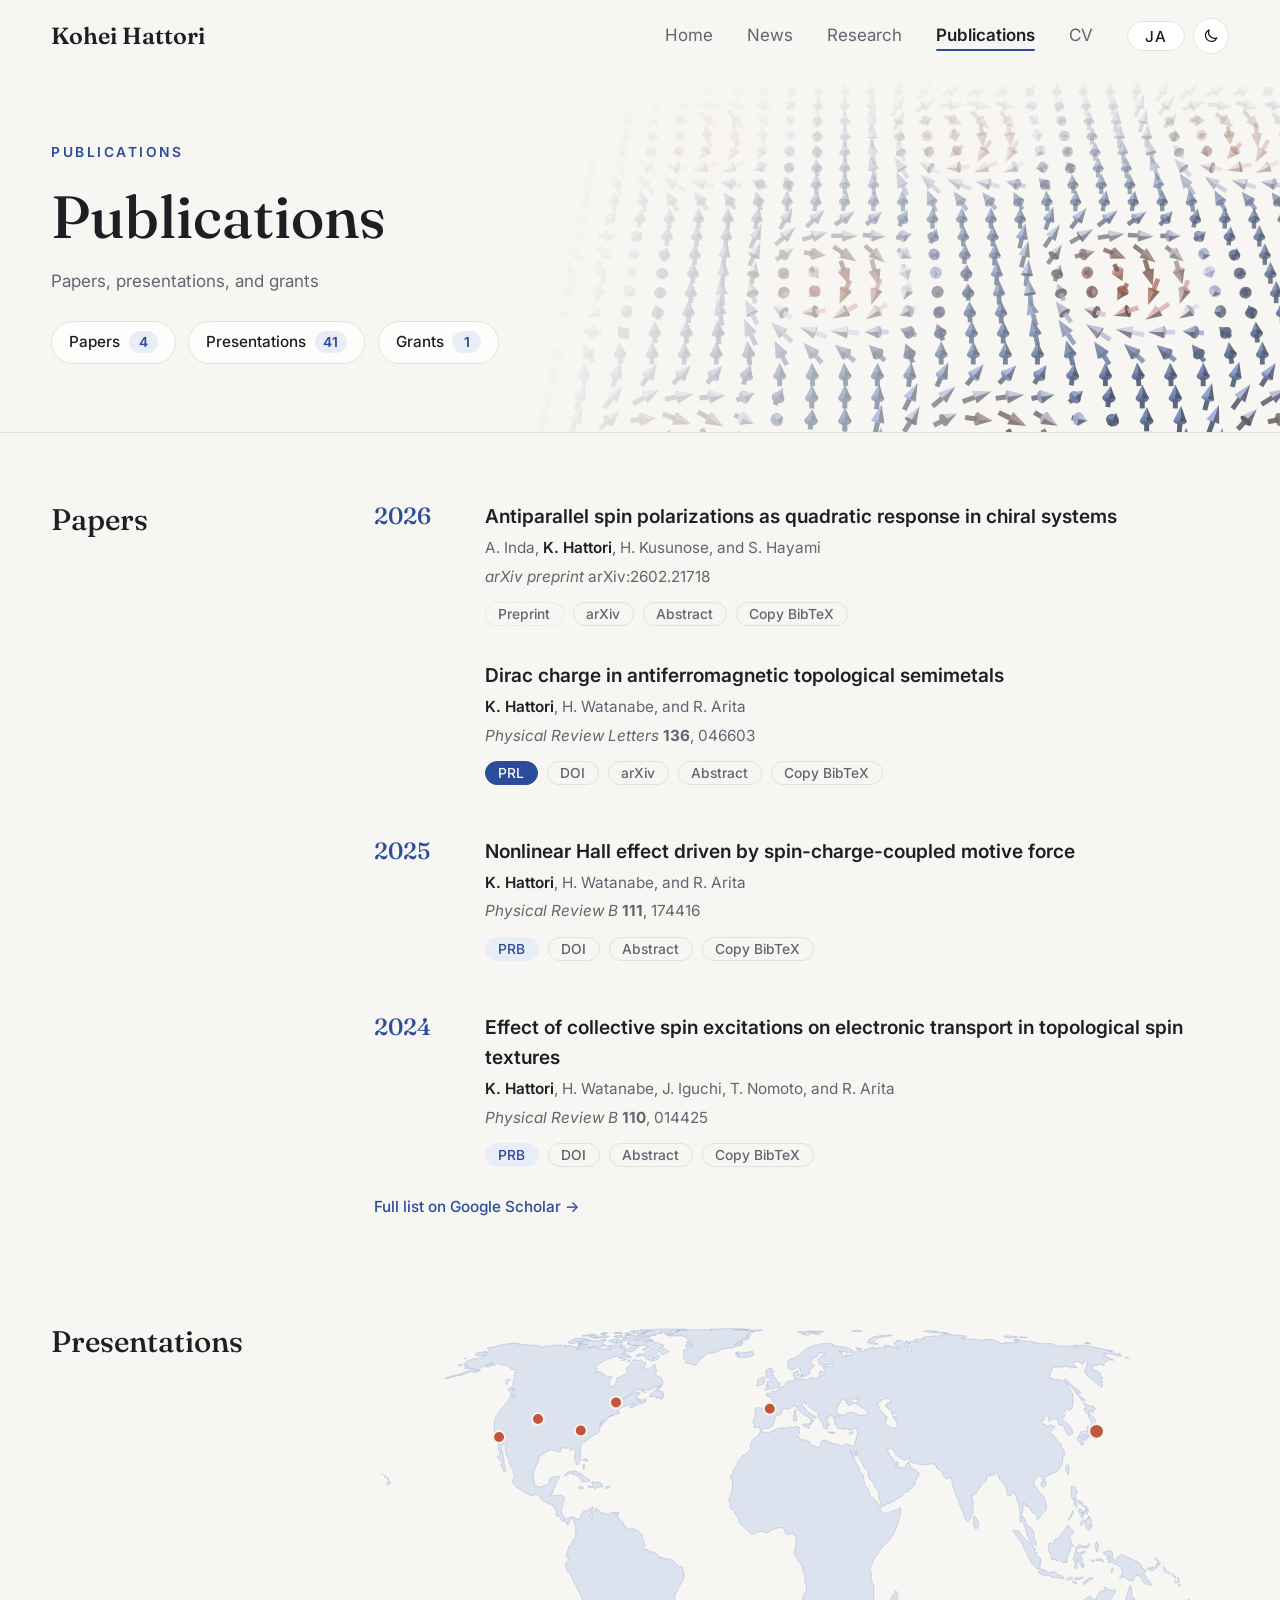
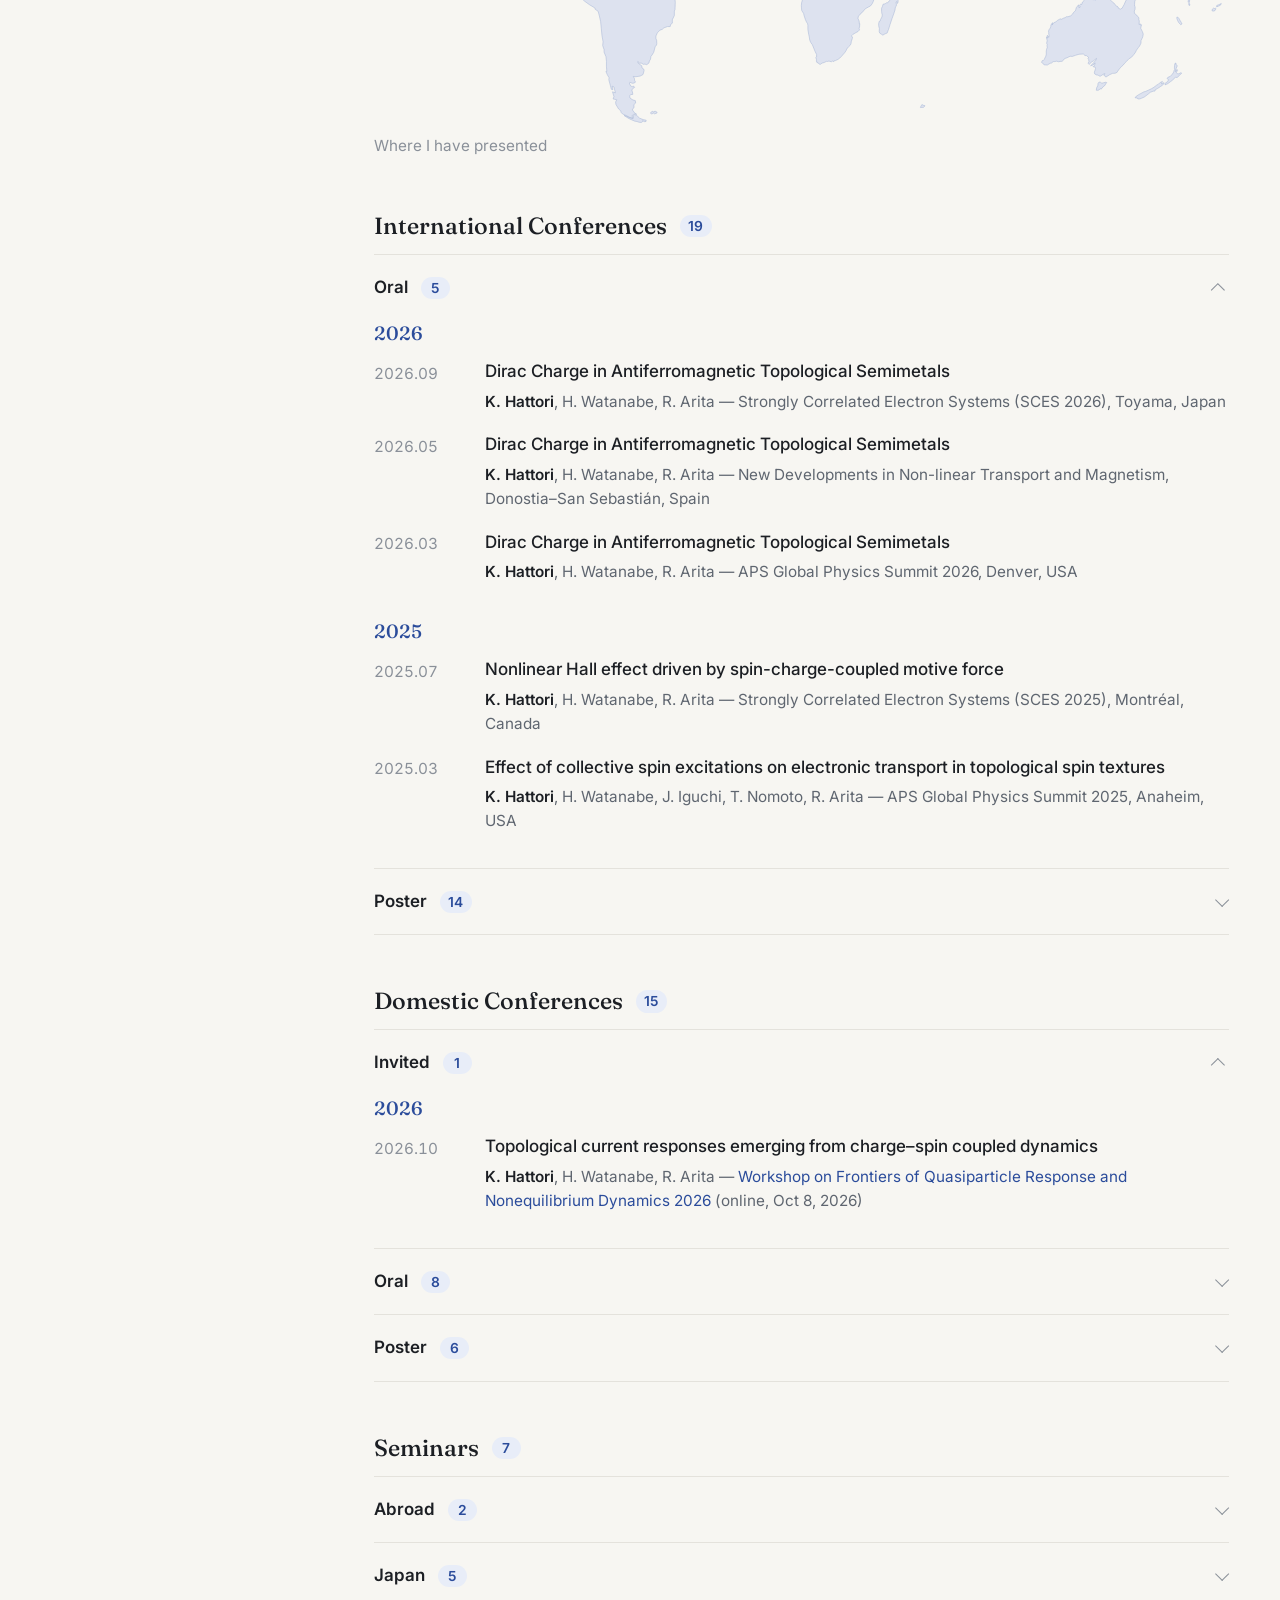
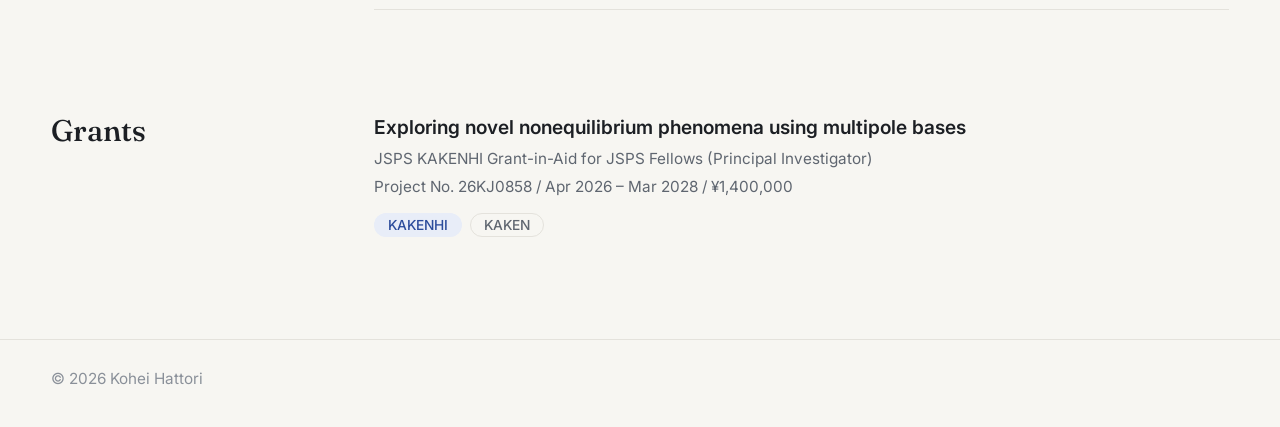
<file: publications.html>
<!doctype html>
<html lang="ja">
<head>
  <meta charset="utf-8">
  <meta name="viewport" content="width=device-width, initial-scale=1">
  <title>Publications — Kohei Hattori</title>
  <meta name="description" content="服部航平の業績（論文・発表・競争的資金）">
  <meta property="og:type" content="website">
  <meta property="og:site_name" content="Kohei Hattori">
  <meta property="og:title" content="Publications — Kohei Hattori">
  <meta property="og:description" content="服部航平の業績：論文・学会発表・競争的資金。 / Papers, presentations, and grants.">
  <meta property="og:url" content="https://hattorikohei76.github.io/publications.html">
  <meta property="og:image" content="https://hattorikohei76.github.io/og-image.jpg">
  <meta property="og:image:width" content="1200">
  <meta property="og:image:height" content="630">
  <meta name="twitter:card" content="summary_large_image">
  <link rel="icon" href="favicon.svg" type="image/svg+xml">
  <link rel="icon" href="favicon-32.png" type="image/png" sizes="32x32">
  <link rel="apple-touch-icon" href="apple-touch-icon.png">
  <link rel="preconnect" href="https://fonts.googleapis.com">
  <link rel="preconnect" href="https://fonts.gstatic.com" crossorigin>
  <link href="https://fonts.googleapis.com/css2?family=Fraunces:opsz,wght@9..144,400;9..144,500;9..144,600&family=Inter:wght@400;500;600&family=Noto+Sans+JP:wght@400;500;700&family=Shippori+Mincho:wght@500;600&display=swap" rel="stylesheet">
  <link rel="stylesheet" href="style.css?v=20261124a">
  <script>
    // 表示言語を描画前に決める：保存された選択 → ブラウザの言語（日本語以外なら英語）
    // テーマ（ライト / ダーク）も同じく：ボタンで選んだものがあればそれ、なければ OS の設定に従う
    (function () {
      var d = document.documentElement, l = null, t = null;
      d.classList.add("js");
      try { l = localStorage.getItem("lang"); t = localStorage.getItem("theme"); } catch (e) {}
      if (l !== "ja" && l !== "en") l = /^ja\b/i.test(navigator.language || "") ? "ja" : "en";
      d.lang = l;
      if (t === "dark" || t === "light") d.setAttribute("data-theme", t);
    })();
  </script>
</head>
<body>
  <header class="site-header">
    <nav class="nav">
      <a class="brand" href="index.html">Kohei Hattori</a>
      <ul class="nav-links" id="nav-links">
        <li><a href="index.html"><span data-ja>ホーム</span><span data-en>Home</span></a></li>
        <li><a href="news.html"><span data-ja>ニュース</span><span data-en>News</span></a></li>
        <li><a href="research.html"><span data-ja>研究</span><span data-en>Research</span></a></li>
        <li><a href="publications.html" aria-current="page"><span data-ja>業績</span><span data-en>Publications</span></a></li>
        <li><a href="cv.html"><span data-ja>経歴</span><span data-en>CV</span></a></li>
      </ul>
      <div class="nav-tools">
        <button class="lang-toggle" type="button" aria-label="Switch language / 言語切替">EN</button>
        <button class="theme-toggle" type="button" aria-label="ライト / ダーク切替 / Toggle light and dark">
          <svg class="icon-moon" viewBox="0 0 24 24" aria-hidden="true"><path d="M20 14.5A8 8 0 0 1 9.5 4a8 8 0 1 0 10.5 10.5z"/></svg>
          <svg class="icon-sun" viewBox="0 0 24 24" aria-hidden="true"><circle cx="12" cy="12" r="4"/><path d="M12 2.5v2.2M12 19.3v2.2M2.5 12h2.2M19.3 12h2.2M5.3 5.3l1.5 1.5M17.2 17.2l1.5 1.5M5.3 18.7l1.5-1.5M17.2 6.8l1.5-1.5"/></svg>
        </button>
      </div>
      <button class="menu-toggle" type="button" aria-label="メニュー / Menu" aria-expanded="false" aria-controls="nav-links"><span></span><span></span></button>
    </nav>
  </header>

  <main>
    <section class="page-head">
      <canvas class="hero-canvas" aria-hidden="true"></canvas>
      <div class="page-head-inner">
        <p class="eyebrow">Publications</p>
        <h1 class="page-title"><span data-ja>業績</span><span data-en>Publications</span></h1>
        <p class="page-lead"><span data-ja>論文・学会発表・競争的資金</span><span data-en>Papers, presentations, and grants</span></p>
        <ul class="page-jump">
          <li><a href="#papers"><span data-ja>論文</span><span data-en>Papers</span><span class="count">4</span></a></li>
          <li><a href="#presentations"><span data-ja>発表</span><span data-en>Presentations</span><span class="count">41</span></a></li>
          <li><a href="#grants"><span data-ja>競争的資金</span><span data-en>Grants</span><span class="count">1</span></a></li>
        </ul>
      </div>
    </section>

    <section class="section reveal" id="papers">
      <h2 class="section-title"><span data-ja>論文</span><span data-en>Papers</span></h2>


      <div class="paper-year" id="papers-2026">
        <h3 class="paper-year-title">2026</h3>
        <ol class="pubs">
          <li class="pub">
            <div class="pub-body">
              <a class="pub-title" href="https://arxiv.org/abs/2602.21718" target="_blank" rel="noopener">Antiparallel spin polarizations as quadratic response in chiral systems</a>
              <p class="pub-authors">A. Inda, <b>K. Hattori</b>, H. Kusunose, and S. Hayami</p>
              <p class="pub-venue"><em>arXiv preprint</em> arXiv:2602.21718</p>
              <div class="pub-tags"><span class="tag tag-pre">Preprint</span><a class="tag" href="https://arxiv.org/abs/2602.21718" target="_blank" rel="noopener">arXiv</a><button type="button" class="tag tag-btn" data-abstract-toggle aria-expanded="false"><span data-ja>アブストラクト</span><span data-en>Abstract</span></button><button type="button" class="tag tag-btn" data-bibtex-copy><span data-ja>BibTeX をコピー</span><span data-en>Copy BibTeX</span></button></div>
              <div class="pub-abstract" hidden><p>Chirality-dependent spin generation has attracted considerable attention in condensed matter physics. In this paper, we theoretically investigate antiparallel spin polarization as a chirality-dependent quadratic response, by using a finite chiral system composed of triangular prisms. Based on the nonlinear Kubo formalism and real-time simulations, we demonstrate that spatially inhomogeneous antiparallel spin polarizations are induced as a dissipative quadratic DC response to a homogeneous AC electric field. In particular, we elucidate role of microscopic parameters characterizing the handedness of chirality, and naive expectation of spin polarization as a consequence of spin accumulation of spin current.</p></div>
              <pre class="pub-bibtex" hidden>@article{Inda2026,
  title   = {Antiparallel spin polarizations as quadratic response in chiral systems},
  author  = {Inda, Akane and Hattori, Kohei and Kusunose, Hiroaki and Hayami, Satoru},
  journal = {arXiv preprint arXiv:2602.21718},
  year    = {2026},
  eprint  = {2602.21718},
  archivePrefix = {arXiv}
}</pre>
            </div>
          </li>
          <li class="pub">
            <div class="pub-body">
              <a class="pub-title" href="https://doi.org/10.1103/sfc4-8wph" target="_blank" rel="noopener">Dirac charge in antiferromagnetic topological semimetals</a>
              <p class="pub-authors"><b>K. Hattori</b>, H. Watanabe, and R. Arita</p>
              <p class="pub-venue"><em>Physical Review Letters</em> <b>136</b>, 046603</p>
              <div class="pub-tags"><span class="tag tag-prl">PRL</span><a class="tag" href="https://doi.org/10.1103/sfc4-8wph" target="_blank" rel="noopener">DOI</a><a class="tag" href="https://arxiv.org/abs/2505.03191" target="_blank" rel="noopener">arXiv</a><button type="button" class="tag tag-btn" data-abstract-toggle aria-expanded="false"><span data-ja>アブストラクト</span><span data-en>Abstract</span></button><button type="button" class="tag tag-btn" data-bibtex-copy><span data-ja>BibTeX をコピー</span><span data-en>Copy BibTeX</span></button></div>
              <div class="pub-abstract" hidden><p>Topological node of electronic bands can carry emergent charge degree of freedom such as the Berry curvature monopole of the Weyl semimetals, which results in intriguing transport and optical phenomena. In this study, we discuss the existence of the hidden &quot;Dirac charge&quot; and its detection via the photocurrent response in antiferromagnetic (AFM) Dirac semimetals. In light of the Berry curvature defined in the spin and spin-charge-mixed parameter space, we identify Dirac charges as sources or sinks of the Berry curvature in the generalized parameter space. We demonstrate that this Dirac charge can be detected via the photocurrent driven by the spin-charge-coupled motive force. By using real-time simulation, we find that the Dirac charge plays a significant role in the photocurrent generation in AFM Dirac semimetals. This work reveals the hidden property of the Dirac points in AFM Dirac semimetals.</p></div>
              <pre class="pub-bibtex" hidden>@article{Hattori2026,
  title   = {Dirac Charge in Antiferromagnetic Topological Semimetals},
  author  = {Hattori, Kohei and Watanabe, Hikaru and Arita, Ryotaro},
  journal = {Phys. Rev. Lett.},
  volume  = {136},
  number  = {4},
  pages   = {046603},
  year    = {2026},
  doi     = {10.1103/sfc4-8wph}
}</pre>
            </div>
          </li>
        </ol>
      </div>

      <div class="paper-year" id="papers-2025">
        <h3 class="paper-year-title">2025</h3>
        <ol class="pubs">
          <li class="pub">
            <div class="pub-body">
              <a class="pub-title" href="https://doi.org/10.1103/PhysRevB.111.174416" target="_blank" rel="noopener">Nonlinear Hall effect driven by spin-charge-coupled motive force</a>
              <p class="pub-authors"><b>K. Hattori</b>, H. Watanabe, and R. Arita</p>
              <p class="pub-venue"><em>Physical Review B</em> <b>111</b>, 174416</p>
              <div class="pub-tags"><span class="tag tag-prb">PRB</span><a class="tag" href="https://doi.org/10.1103/PhysRevB.111.174416" target="_blank" rel="noopener">DOI</a><button type="button" class="tag tag-btn" data-abstract-toggle aria-expanded="false"><span data-ja>アブストラクト</span><span data-en>Abstract</span></button><button type="button" class="tag tag-btn" data-bibtex-copy><span data-ja>BibTeX をコピー</span><span data-en>Copy BibTeX</span></button></div>
              <div class="pub-abstract" hidden><p>Parity-time-reversal symmetric (PT-symmetric) magnets have garnered much attention due to their spin-charge coupled dynamics enriched by the parity-symmetry breaking. By real-time simulations, we study how localized spin dynamics can affect the nonlinear Hall effect in PT-symmetric magnets. To identify the leading-order term, we derive analytical expressions for the second-order optical response and classify the contributions by considering their transformation properties under PT symmetry. Notably, our results reveal that the sizable contribution is attributed to the mixed dipole effect, which is analogous to the Berry curvature dipole term.</p></div>
              <pre class="pub-bibtex" hidden>@article{Hattori2025,
  title   = {Nonlinear Hall effect driven by spin-charge-coupled motive force},
  author  = {Hattori, Kohei and Watanabe, Hikaru and Arita, Ryotaro},
  journal = {Phys. Rev. B},
  volume  = {111},
  number  = {17},
  pages   = {174416},
  year    = {2025},
  doi     = {10.1103/PhysRevB.111.174416}
}</pre>
            </div>
          </li>
        </ol>
      </div>

      <div class="paper-year" id="papers-2024">
        <h3 class="paper-year-title">2024</h3>
        <ol class="pubs">
          <li class="pub">
            <div class="pub-body">
              <a class="pub-title" href="https://doi.org/10.1103/PhysRevB.110.014425" target="_blank" rel="noopener">Effect of collective spin excitations on electronic transport in topological spin textures</a>
              <p class="pub-authors"><b>K. Hattori</b>, H. Watanabe, J. Iguchi, T. Nomoto, and R. Arita</p>
              <p class="pub-venue"><em>Physical Review B</em> <b>110</b>, 014425</p>
              <div class="pub-tags"><span class="tag tag-prb">PRB</span><a class="tag" href="https://doi.org/10.1103/PhysRevB.110.014425" target="_blank" rel="noopener">DOI</a><button type="button" class="tag tag-btn" data-abstract-toggle aria-expanded="false"><span data-ja>アブストラクト</span><span data-en>Abstract</span></button><button type="button" class="tag tag-btn" data-bibtex-copy><span data-ja>BibTeX をコピー</span><span data-en>Copy BibTeX</span></button></div>
              <div class="pub-abstract" hidden><p>We develop an efficient real-time simulation method for the spin-charge coupled system in the velocity gauge. This method enables us to compute the real-time simulation for the two-dimensional system with the complex spin texture. We focus on the effect of the collective excitation of the localized spins on the electronic transport properties of the non-trivial topological state in real space. To investigate this effect, we calculate the linear optical conductivity by calculating the real-time evolution of the Kondo lattice model on the triangular lattice, which hosts an all-in/all-out magnetic structure. In the linear conductivity spectra, we observe multiple peaks below the bandgap regime, attributed to the resonant contributions of collective modes similar to the skyrmionic system, alongside broadband modifications resulting from off-resonant spin dynamics. The result shows that the collective excitation, similar to the skyrmionic system, influences the optical response of the electron systems based on symmetry analysis. We elucidate the interference between the contributions from the different spin excitations to the optical conductivity in the multiple spin texture, pointing out the mode-dependent electrical activity. We show the complex interplay between the complex spin texture and the itinerant electrons in the two-dimensional spin-charge coupled system.</p></div>
              <pre class="pub-bibtex" hidden>@article{Hattori2024,
  title   = {Effect of collective spin excitations on electronic transport in topological spin textures},
  author  = {Hattori, Kohei and Watanabe, Hikaru and Iguchi, Junta and Nomoto, Takuya and Arita, Ryotaro},
  journal = {Phys. Rev. B},
  volume  = {110},
  number  = {1},
  pages   = {014425},
  year    = {2024},
  doi     = {10.1103/PhysRevB.110.014425}
}</pre>
            </div>
          </li>
        </ol>
      </div>

      <p class="more">
        <a href="https://scholar.google.co.jp/citations?user=EpXvcBsAAAAJ&amp;hl=ja" target="_blank" rel="noopener">
          <span data-ja>Google Scholar ですべての業績を見る</span><span data-en>Full list on Google Scholar</span> <span class="arrow" aria-hidden="true">→</span>
        </a>
      </p>
    </section>

    <section class="section reveal" id="presentations">
      <h2 class="section-title"><span data-ja>発表</span><span data-en>Presentations</span></h2>

      <!-- 発表地の地図（陸地データ：Natural Earth / world-atlas、Equal Earth 図法） -->
      <figure class="map-figure">
        <svg class="talk-map" viewBox="37 -6 935 438" role="img" aria-label="発表した場所の地図 / Map of presentation locations"><path class="map-land" d="M327.6 426.3L331.4 427.9L334.8 428.6L334.6 430.0L332.6 430.1L330.9 429.1L330.8 430.2L329.4 431.1L326.9 430.8L324.8 430.0L322.3 429.6L318.6 428.0L315.5 426.6L310.6 423.4L312.8 424.0L317.0 425.9L320.5 426.9L320.9 425.6L320.6 423.7L322.0 422.5L323.8 422.9L325.3 424.2L327.6 426.3ZM344.3 418.5L346.7 419.8L346.5 420.8L343.9 421.6L342.4 420.7L341.1 421.9L339.3 420.7L341.3 418.9L343.5 419.7L344.3 418.5ZM638.4 414.5L634.8 414.7L635.4 413.1L636.2 411.9L636.5 411.3L637.7 412.2L639.7 412.6L639.6 413.1L638.4 414.5ZM831.7 387.0L833.3 388.1L834.9 387.7L837.3 387.1L838.6 387.3L836.1 391.1L834.5 392.2L832.5 394.7L832.2 393.9L829.0 396.1L828.6 395.9L827.2 395.8L827.6 393.1L828.8 391.0L829.2 388.2L830.3 386.8L831.7 387.0ZM899.0 387.4L898.5 388.8L901.3 387.5L900.9 388.8L899.8 390.2L897.7 391.6L894.1 394.0L891.8 395.2L891.4 396.7L889.5 396.8L886.4 398.0L884.0 400.0L879.9 403.1L876.8 404.5L874.8 405.3L872.7 405.3L872.1 404.3L869.7 404.0L870.3 402.9L873.6 400.6L879.2 397.6L881.3 397.0L884.0 395.8L887.5 394.2L890.3 392.5L893.3 390.2L894.9 389.4L896.7 387.6L899.6 386.1L899.0 387.4ZM914.6 371.9L913.9 375.4L915.6 373.1L916.1 374.0L914.7 376.5L915.9 377.6L917.4 377.8L919.7 376.6L920.7 377.0L917.9 379.9L915.7 381.8L913.8 381.7L912.4 382.7L911.5 384.1L910.7 384.7L908.4 386.4L905.4 388.6L902.4 389.9L902.7 389.1L902.1 388.6L905.6 386.0L906.2 384.2L904.6 382.9L905.5 381.7L908.2 380.6L910.5 378.1L911.9 375.9L912.5 373.7L913.0 373.1L912.7 371.7L912.8 368.8L913.3 366.4L914.4 366.1L914.5 368.0L915.9 368.9L914.6 371.9ZM921.0 323.2L919.6 324.1L918.5 323.1L917.2 321.5L916.2 319.6L915.3 317.0L915.4 315.8L916.5 315.9L917.6 317.1L918.3 318.3L918.8 319.3L920.2 321.6L921.0 323.2ZM957.5 305.8L958.1 306.8L957.0 308.7L955.2 309.2L953.8 308.8L954.1 307.2L955.6 305.9L956.6 306.4L957.5 305.8ZM962.8 302.9L960.8 303.8L958.9 304.6L958.9 303.2L960.5 302.4L961.4 302.2L963.4 301.1L964.0 300.9L963.1 302.7L962.8 302.9ZM929.8 302.6L928.8 303.1L928.3 301.4L928.7 300.5L929.8 302.6ZM929.4 296.9L929.0 299.9L928.4 299.4L927.8 299.6L927.7 298.6L928.3 295.8L929.4 296.9ZM609.8 291.9L610.0 296.3L610.5 298.0L610.2 299.8L609.6 300.9L608.8 298.7L608.2 299.8L608.6 302.5L608.2 304.1L607.4 304.9L607.0 308.0L605.6 312.2L603.8 317.2L601.5 324.1L600.0 329.0L598.4 333.2L596.2 334.0L593.7 335.5L592.3 334.6L590.3 333.3L589.7 331.5L589.9 328.3L589.2 325.4L589.1 322.9L589.8 320.3L591.1 319.6L591.2 318.4L592.7 315.7L593.1 313.4L592.6 311.7L592.3 309.4L592.3 306.0L593.3 304.0L593.9 301.7L595.2 301.5L596.8 300.8L597.8 300.1L599.0 300.1L600.7 298.0L603.1 295.7L604.0 293.8L603.8 292.3L604.9 292.7L606.6 290.2L606.7 287.9L607.7 286.3L608.6 287.9L609.2 289.4L609.8 291.9ZM865.9 292.6L866.3 295.5L868.3 294.1L868.9 295.7L869.9 297.1L869.3 298.8L869.1 301.9L869.1 303.7L869.7 304.2L869.6 307.3L868.8 309.2L869.0 311.7L871.4 313.6L872.8 315.3L874.1 316.9L873.5 317.7L874.3 320.0L874.0 323.9L875.3 323.1L875.9 324.7L876.7 324.1L875.8 327.9L876.9 330.1L877.6 331.5L878.6 334.3L878.1 337.2L877.3 339.2L876.2 341.4L876.1 344.3L874.6 347.4L873.3 349.0L871.1 352.1L870.2 354.1L868.4 356.6L865.7 359.7L862.9 361.4L860.5 364.0L858.7 365.7L856.3 368.6L854.4 370.2L852.3 372.7L850.6 375.0L850.1 376.1L847.9 377.2L845.1 377.3L841.9 378.7L840.0 380.0L837.6 381.4L836.5 379.9L835.3 379.3L836.7 377.6L835.0 378.2L831.4 380.6L829.8 379.7L828.7 379.2L827.4 379.0L825.5 378.0L825.1 376.0L826.0 373.5L826.4 371.8L825.9 370.4L823.7 370.0L825.3 368.4L826.0 365.9L823.6 368.2L821.0 368.9L823.3 367.0L824.7 365.1L826.5 363.4L827.5 360.9L824.0 363.8L821.8 364.9L819.5 367.6L818.2 366.2L819.2 364.4L818.8 362.0L818.0 360.7L818.9 359.9L816.5 357.9L814.8 357.8L813.0 356.1L808.3 356.4L804.4 357.6L801.0 358.8L798.6 358.6L795.2 360.3L792.6 361.1L791.3 362.9L789.8 364.2L787.6 364.3L785.8 364.6L783.9 364.0L781.9 364.4L780.1 364.5L777.8 366.3L777.1 366.2L775.4 367.1L773.7 368.2L771.9 368.1L770.2 368.1L768.4 365.9L767.3 365.3L768.2 363.3L769.6 362.9L770.4 362.1L770.8 360.9L772.0 358.5L772.5 356.5L772.5 353.0L772.8 351.0L773.6 349.1L773.3 346.8L773.6 345.8L772.9 344.4L773.5 341.6L772.9 338.8L772.9 337.3L773.6 338.9L773.7 335.6L774.7 336.6L775.1 338.0L775.6 336.2L775.1 333.4L775.2 332.3L774.9 331.2L775.8 329.1L776.5 328.2L777.4 326.5L777.6 324.4L779.4 321.8L778.9 324.5L780.7 322.0L783.2 320.8L784.9 319.3L787.2 318.0L788.5 317.7L789.2 318.1L791.6 316.8L793.3 316.4L793.9 315.6L794.7 315.3L796.2 315.4L799.3 314.3L801.1 312.7L802.3 310.7L804.3 308.9L804.8 307.4L805.3 305.5L807.8 302.3L808.3 305.5L809.6 304.8L809.0 303.0L810.2 301.3L811.2 302.1L812.1 299.3L814.0 297.5L814.9 296.0L816.4 295.4L816.6 294.4L817.8 294.8L818.0 293.9L819.3 293.3L820.7 292.8L822.4 294.5L823.5 296.7L825.2 296.7L826.9 297.1L826.7 295.1L828.5 292.1L830.0 291.1L829.7 290.2L831.2 288.1L833.1 286.8L834.4 287.2L836.9 286.6L837.1 284.7L835.3 283.4L836.8 282.9L838.5 283.8L839.7 285.3L841.9 286.3L842.7 285.9L844.3 287.0L846.0 286.0L847.0 286.3L847.8 285.6L848.7 287.4L847.7 289.4L846.4 290.9L845.4 291.0L845.4 292.5L844.3 294.3L842.9 296.1L842.9 297.2L844.7 299.2L846.5 300.4L847.6 301.7L849.1 303.8L849.9 303.8L851.1 304.7L851.2 305.9L853.5 307.1L855.6 305.9L856.6 303.9L857.6 302.3L858.4 300.3L859.8 297.4L859.8 295.6L860.2 294.5L860.4 292.4L861.3 289.6L861.9 288.9L861.7 287.6L862.7 285.7L863.6 283.6L863.8 282.6L865.1 281.2L865.5 283.0L865.3 285.3L866.0 285.8L865.8 287.3L866.5 289.2L866.3 291.3L865.9 292.6ZM919.2 280.5L919.7 281.8L917.8 281.8L917.2 279.5L918.6 280.4L919.2 280.5ZM805.2 279.6L804.0 279.7L800.7 277.1L803.3 276.3L804.7 277.5L805.5 278.6L805.2 279.6ZM916.1 278.2L915.0 278.3L913.4 278.0L912.9 277.4L913.3 275.9L915.0 276.5L915.8 277.3L916.1 278.2ZM918.5 277.2L918.0 277.9L916.4 274.7L916.2 272.5L917.1 272.5L917.7 275.4L918.5 277.2ZM815.5 279.2L813.0 280.0L812.8 279.6L813.2 278.3L814.6 276.1L817.5 274.6L817.9 273.7L820.4 272.9L822.3 272.8L823.3 272.3L824.3 272.8L823.1 273.8L820.1 275.4L817.6 276.5L815.5 279.2ZM798.3 271.6L799.2 272.6L800.9 272.3L801.5 273.9L798.2 274.7L796.2 275.2L794.7 275.1L795.9 273.0L797.4 272.9L798.3 271.6ZM812.1 271.6L811.5 273.7L807.2 274.8L803.6 274.3L803.8 272.9L806.0 272.2L807.6 273.3L809.5 273.0L812.1 271.6ZM914.2 272.5L914.2 273.3L912.3 271.7L910.9 270.4L910.1 269.1L910.5 268.7L911.7 269.6L913.7 271.4L914.2 272.5ZM908.2 268.9L907.6 269.1L906.5 268.2L905.6 266.7L905.8 266.1L907.3 267.6L908.2 268.9ZM773.0 266.7L778.3 267.1L779.0 265.6L784.0 267.4L784.9 269.8L788.9 270.4L792.1 272.7L788.8 274.1L785.9 272.6L783.4 272.7L780.6 272.4L778.1 271.7L775.0 270.3L773.0 269.9L771.8 270.4L766.9 268.9L766.5 267.3L764.0 267.0L766.1 263.4L769.5 263.7L771.6 265.1L772.7 265.4L773.0 266.7ZM845.5 264.6L843.8 267.2L843.8 264.4L844.4 263.0L845.1 261.7L845.6 262.8L845.5 264.6ZM903.9 266.9L903.0 267.3L902.0 265.8L901.0 263.5L900.7 260.6L901.1 260.3L901.3 261.4L902.0 262.2L903.2 264.6L904.4 265.8L903.9 266.9ZM893.5 261.9L892.1 262.2L891.5 263.2L889.9 264.1L888.4 265.0L887.0 265.0L884.8 263.9L883.3 262.9L883.6 261.7L886.1 262.3L887.6 262.0L888.2 260.2L888.6 260.1L888.7 262.1L890.3 261.8L891.2 260.5L892.8 259.2L892.7 257.0L894.3 256.9L894.8 257.5L894.7 259.6L893.5 261.9ZM825.4 254.3L824.3 255.6L822.4 254.9L822.0 253.3L824.8 253.1L825.4 254.3ZM834.4 253.0L835.3 255.8L833.0 254.3L830.7 254.0L829.1 254.2L827.2 254.1L828.0 252.0L831.4 251.9L834.4 253.0ZM897.0 258.2L896.1 259.2L895.7 257.0L895.2 255.6L894.0 254.3L892.5 252.7L890.5 251.6L891.3 250.7L892.8 251.8L893.7 252.6L894.8 253.5L895.8 255.1L896.8 256.3L897.0 258.2ZM844.8 245.7L845.4 251.7L848.2 254.0L850.7 250.0L853.9 247.8L856.4 247.8L858.7 249.1L860.8 250.4L863.7 251.1L868.4 253.7L873.4 255.8L875.2 257.7L876.6 259.6L876.9 261.8L881.3 264.1L881.8 266.1L879.2 266.5L879.6 269.0L881.8 271.4L883.0 275.4L884.6 275.3L884.3 276.9L886.4 277.5L885.4 278.2L888.1 279.8L887.6 280.9L885.8 281.1L885.2 280.2L882.9 279.8L880.2 279.2L878.4 276.8L877.1 274.8L876.1 271.5L872.7 269.9L870.2 271.0L868.4 272.2L868.4 274.9L866.1 276.2L864.6 275.6L861.8 275.4L859.7 272.4L857.0 271.6L856.2 272.7L852.7 272.8L854.2 269.8L856.0 268.7L855.7 264.7L854.6 261.6L849.4 258.4L847.2 258.1L843.2 254.6L842.3 256.4L841.2 256.8L840.6 255.4L840.7 253.8L838.7 251.9L841.7 250.6L843.7 250.7L843.5 249.7L839.4 249.7L838.4 247.4L835.9 246.8L834.8 244.9L838.5 244.0L839.9 242.8L844.4 244.3L844.8 245.7ZM820.1 236.1L817.9 239.8L815.8 240.5L813.1 239.8L808.5 240.0L806.1 240.5L805.7 243.3L808.1 246.7L809.6 245.0L814.8 243.7L814.6 245.4L813.4 244.9L812.1 247.1L809.7 248.5L812.1 253.3L811.6 254.6L813.9 258.9L813.7 261.4L812.1 262.5L811.1 261.1L812.7 258.1L809.8 259.5L809.2 258.5L809.7 257.1L807.8 254.9L808.1 251.2L806.2 252.4L806.3 256.7L806.1 262.1L804.3 262.6L803.2 261.5L804.1 258.1L803.9 254.5L802.7 254.4L802.0 251.9L803.2 249.4L803.6 246.5L805.1 240.8L805.6 239.3L808.0 236.5L810.2 237.6L813.7 238.1L816.9 238.0L819.6 235.2L820.1 236.1ZM829.7 237.2L829.5 240.4L828.1 240.1L827.7 242.3L828.8 244.3L828.0 244.8L826.9 242.4L826.1 237.6L826.6 234.6L827.5 233.3L827.7 235.3L829.4 235.6L829.7 237.2ZM765.5 263.3L762.4 263.3L760.3 260.2L756.8 257.2L755.7 254.9L753.7 251.9L752.4 249.1L750.4 243.8L747.9 240.7L747.1 237.5L746.1 234.6L743.5 232.2L742.0 229.0L739.8 226.9L736.7 222.8L736.4 220.9L738.2 221.1L742.5 221.8L745.1 225.4L747.4 228.0L749.0 229.5L751.7 233.5L754.5 233.6L756.9 236.2L758.5 239.3L760.7 241.0L759.5 244.1L761.1 245.4L762.1 245.4L762.5 248.1L763.5 250.1L765.5 250.5L766.8 252.8L765.9 257.5L765.5 263.3ZM799.6 234.6L802.8 238.0L799.5 238.5L798.6 241.0L798.7 244.4L796.0 247.0L795.8 250.7L794.5 256.4L794.2 255.1L790.9 256.8L789.9 254.5L788.0 254.3L786.6 253.1L783.3 254.4L782.3 252.6L780.5 252.8L778.2 252.4L777.9 247.3L776.6 246.3L775.2 243.1L774.9 239.8L775.2 236.4L776.8 233.9L778.8 235.2L781.0 234.5L781.4 231.3L782.6 230.6L785.9 229.8L787.8 226.8L789.0 224.5L790.1 223.1L792.3 221.0L794.3 218.4L795.4 215.5L796.5 215.5L798.1 217.4L798.4 219.0L800.3 220.0L802.6 221.2L802.5 222.6L800.7 222.8L801.3 224.6L799.3 225.9L797.9 229.3L800.0 232.8L799.6 234.6ZM821.6 210.0L822.1 212.4L822.5 214.5L821.8 217.9L820.5 214.1L819.4 216.0L820.5 218.8L819.8 220.5L816.4 218.4L815.4 215.7L816.1 213.9L814.2 212.1L813.5 213.7L812.1 213.5L810.3 215.6L809.7 214.5L810.5 211.4L812.2 210.3L813.5 208.9L814.7 210.6L816.7 209.6L816.9 207.9L818.9 207.8L818.4 205.0L820.8 206.7L821.3 208.6L821.6 210.0ZM697.3 218.2L694.9 219.1L693.4 216.1L692.7 210.8L693.5 204.7L695.6 206.8L697.0 209.4L698.6 213.3L698.4 217.2L697.3 218.2ZM304.4 203.7L302.1 204.1L301.6 203.7L302.5 202.7L302.6 201.2L304.2 200.8L304.8 200.9L304.4 203.7ZM814.2 203.0L813.4 204.3L812.8 206.6L812.0 207.7L810.0 205.1L810.5 204.1L811.0 203.1L811.0 200.8L812.5 200.6L812.4 203.1L814.0 199.5L814.2 203.0ZM799.5 206.6L796.2 210.1L797.3 207.5L799.0 205.2L800.4 202.7L801.3 199.0L802.2 202.0L800.7 204.1L799.5 206.6ZM807.6 197.1L809.4 198.2L811.2 198.2L811.3 199.7L810.3 201.3L808.7 202.4L808.3 200.7L808.3 198.8L807.6 197.1ZM817.4 196.1L818.8 200.2L816.5 199.2L816.7 200.5L817.7 202.7L816.5 203.6L816.1 201.0L815.2 200.8L814.5 198.5L816.1 198.8L815.9 197.4L813.8 194.6L816.4 194.7L817.4 196.1ZM806.0 192.7L805.7 195.9L804.3 194.0L802.4 191.2L804.8 191.4L806.0 192.7ZM801.6 172.8L803.5 173.8L804.1 172.9L804.5 173.8L804.4 175.3L805.9 177.9L805.8 181.0L804.5 182.2L804.6 185.1L805.7 188.1L807.3 188.5L808.4 188.0L812.2 190.1L812.2 192.1L813.3 193.0L813.3 194.7L810.8 192.9L809.5 190.9L809.0 192.3L806.9 190.1L804.5 190.6L803.0 189.8L802.9 188.3L803.6 187.3L802.6 186.5L802.5 187.8L800.8 185.7L800.1 184.1L799.3 180.6L800.6 181.8L799.8 176.1L799.9 172.8L801.6 172.8ZM295.1 173.8L294.2 174.7L292.2 174.7L290.6 174.8L290.7 173.2L291.2 172.7L293.4 172.7L294.7 173.1L295.1 173.8ZM264.2 175.1L263.3 175.7L261.8 175.1L260.5 173.8L261.0 173.0L262.2 172.7L262.8 172.8L264.5 173.2L265.8 174.0L266.1 175.0L264.2 175.1ZM277.2 167.8L279.4 168.4L279.8 167.8L282.0 167.8L283.4 168.7L284.1 168.6L284.4 169.9L285.9 169.8L285.6 170.9L286.8 171.0L287.9 172.4L286.7 173.9L285.5 173.1L284.2 173.2L283.4 173.1L282.8 173.7L281.7 173.9L281.4 173.1L280.4 173.6L279.0 176.1L278.4 175.5L278.4 174.4L276.7 173.8L275.4 174.1L273.8 173.8L272.4 174.5L271.1 173.4L271.5 172.2L274.0 172.7L276.0 173.0L277.1 172.2L276.1 170.6L276.4 169.2L274.8 168.7L275.5 167.7L277.2 167.8ZM771.7 172.1L769.7 173.9L767.2 172.8L766.5 169.6L767.5 168.0L770.2 167.0L771.8 167.1L772.7 168.5L771.9 170.0L771.7 172.1ZM52.3 170.7L51.7 171.3L51.2 170.8L51.6 169.7L51.6 168.4L51.9 168.0L52.6 167.4L52.7 166.7L53.0 166.4L53.1 166.4L54.0 167.1L54.3 167.4L54.6 167.9L54.8 169.1L54.7 169.3L53.3 170.1L52.3 170.7ZM52.9 165.0L51.9 165.3L51.7 164.5L51.5 164.2L51.6 164.0L52.0 163.7L52.8 164.0L53.3 164.6L52.9 165.0ZM51.8 163.1L51.6 163.5L50.2 163.4L50.5 162.9L51.8 163.1ZM49.6 162.6L49.4 162.8L49.2 162.7L48.3 162.6L48.3 161.8L48.3 161.6L49.2 161.1L49.3 161.4L49.6 162.6ZM46.0 160.2L45.6 160.5L44.9 159.9L45.2 159.6L45.7 159.3L46.3 159.4L46.0 160.2ZM260.2 157.4L261.0 158.7L263.6 158.3L264.3 159.1L266.1 161.4L267.5 163.0L268.4 162.9L269.8 163.7L269.4 164.7L271.4 164.8L273.1 166.3L272.7 167.2L270.8 167.6L268.9 167.8L267.1 167.5L263.2 167.9L265.4 165.9L264.5 164.9L262.8 164.7L262.1 163.6L261.9 161.6L260.3 161.7L258.0 160.7L257.4 160.0L254.0 159.4L253.2 158.7L254.5 157.8L251.9 157.7L249.5 159.5L248.4 159.6L247.8 160.4L246.4 160.8L245.3 160.5L247.0 159.4L247.9 158.1L249.3 157.3L250.8 156.6L252.9 156.3L253.6 155.9L255.9 156.1L258.0 156.2L260.2 157.4ZM266.8 153.8L266.1 154.0L265.9 151.9L265.1 150.9L266.2 148.7L267.0 148.8L267.2 151.8L266.8 153.8ZM797.2 157.3L796.9 160.2L794.7 157.2L793.6 154.6L794.1 151.0L795.4 148.4L797.0 149.4L797.2 151.6L797.2 157.3ZM268.5 143.8L265.4 144.4L265.6 143.1L266.9 142.8L268.6 142.9L268.5 143.8ZM270.6 143.8L269.5 146.3L269.2 145.8L269.7 144.0L268.9 142.6L269.0 142.2L270.6 143.8ZM817.3 117.7L818.2 118.8L817.8 120.9L816.2 119.8L815.3 120.6L815.5 122.6L813.4 121.6L812.7 120.0L813.1 118.0L814.8 118.3L815.1 116.9L817.3 117.7ZM562.1 112.5L560.5 114.0L560.7 114.6L560.8 114.9L558.4 116.2L557.1 115.8L556.4 114.4L557.6 114.3L557.7 114.3L558.0 113.5L559.9 113.5L562.1 112.5ZM534.6 112.4L536.0 113.6L538.0 113.4L539.9 113.6L539.9 114.2L541.2 113.8L541.0 114.8L537.3 115.1L537.3 114.5L534.2 113.8L534.6 112.4ZM513.7 104.1L512.9 106.6L513.3 107.7L512.8 109.4L510.9 108.1L509.6 107.8L506.1 106.1L506.4 104.4L509.3 104.7L511.9 104.3L513.7 104.1ZM498.1 94.4L499.5 96.7L499.2 101.0L498.1 100.8L497.0 101.8L496.1 101.0L496.0 97.1L495.5 95.2L496.8 95.4L498.1 94.4ZM828.0 107.6L828.6 110.3L829.9 112.0L829.9 114.3L827.5 115.9L823.1 116.1L821.4 120.0L819.1 118.7L817.7 116.1L813.7 116.9L811.4 118.5L808.5 118.5L812.2 121.0L813.1 126.9L812.1 128.3L810.3 127.0L809.5 123.9L807.5 122.9L805.4 120.5L807.3 119.5L807.6 117.4L809.3 115.6L810.1 113.3L814.6 112.3L817.6 113.0L817.1 107.1L819.6 108.7L821.5 105.4L822.1 104.1L821.3 100.1L818.6 96.5L818.4 94.4L820.6 93.9L824.8 98.3L826.3 101.0L826.0 104.2L828.0 107.6ZM498.9 91.4L498.1 93.9L497.0 93.2L496.5 91.1L497.0 89.9L498.5 88.7L498.9 91.4ZM820.7 85.0L822.8 85.7L823.6 84.4L826.6 87.9L823.7 88.8L823.7 91.9L818.4 89.7L819.4 93.2L816.8 93.3L814.3 90.1L813.9 87.7L816.3 87.5L814.0 83.2L812.9 80.8L818.1 84.0L820.7 85.0ZM326.6 77.7L328.1 78.1L330.4 78.1L328.7 79.3L327.7 79.5L325.3 78.2L325.1 77.2L326.4 76.3L326.6 77.7ZM334.3 70.1L333.1 70.1L330.6 69.2L329.1 67.8L330.0 67.6L332.7 68.3L334.5 69.5L334.3 70.1ZM190.4 71.8L188.9 72.3L186.2 70.9L186.4 69.9L185.2 68.8L185.5 68.0L183.7 67.5L184.2 65.9L185.0 65.2L186.8 65.9L187.8 66.3L189.7 66.6L189.6 67.6L189.5 69.0L190.8 70.2L190.4 71.8ZM349.3 65.5L346.7 68.0L348.6 67.0L349.9 67.6L348.7 68.7L350.4 69.5L351.7 68.8L353.7 69.7L352.1 71.8L353.9 71.3L353.6 72.9L353.6 74.8L351.7 77.4L350.6 77.5L349.2 77.0L350.7 74.5L350.2 74.1L346.4 76.7L345.1 76.6L347.3 75.2L345.3 74.5L342.8 74.6L338.3 74.6L338.3 73.7L340.2 72.6L339.5 71.8L342.2 70.0L346.6 65.4L348.7 63.7L351.1 62.7L352.1 62.9L351.3 63.7L349.3 65.5ZM184.1 56.0L186.4 55.8L182.6 58.9L182.3 61.2L181.4 61.2L181.3 59.9L181.8 58.6L181.5 57.7L182.4 56.5L183.4 55.6L184.1 56.0ZM804.4 65.3L811.1 70.5L806.9 69.5L808.9 73.8L813.6 76.9L815.2 79.0L812.0 77.2L812.3 79.5L809.9 77.0L807.9 74.0L805.0 70.8L803.7 68.6L800.5 64.7L796.7 61.9L793.4 58.0L794.3 56.8L792.2 55.5L792.8 55.1L795.1 56.9L798.4 59.6L800.9 62.4L804.4 65.3ZM462.3 61.0L458.1 62.6L454.9 62.2L457.1 59.3L456.3 56.4L459.7 54.3L461.5 53.0L463.3 52.9L465.5 54.6L464.1 56.5L464.2 58.5L462.3 61.0ZM505.9 51.7L504.6 53.9L502.3 52.4L502.0 51.3L505.2 50.4L505.9 51.7ZM149.2 47.7L145.8 48.7L145.5 48.0L146.8 46.8L149.9 45.9L151.6 45.5L152.8 45.7L152.6 46.5L149.2 47.7ZM472.4 43.8L469.8 46.6L472.1 46.2L474.4 46.2L473.6 48.4L471.5 50.7L473.7 50.9L475.5 54.4L477.0 54.8L478.1 58.0L478.7 59.1L481.4 59.6L481.0 61.4L479.8 62.3L480.6 63.7L478.5 65.2L475.4 65.2L471.5 66.0L470.5 65.4L468.9 66.8L466.8 66.5L465.1 67.6L463.9 67.0L467.5 64.0L469.6 63.3L466.1 62.9L465.6 61.7L468.0 60.8L467.0 59.3L467.6 57.5L470.9 57.8L471.3 56.1L470.0 54.4L467.4 53.9L466.9 53.2L467.8 52.0L467.2 51.2L465.9 52.5L466.1 49.9L465.1 48.6L466.3 45.9L468.2 43.8L469.8 44.0L472.4 43.8ZM132.2 40.6L130.4 41.0L129.7 40.5L129.4 39.8L132.1 39.4L133.4 39.6L132.2 40.6ZM317.2 35.1L315.4 36.4L314.7 36.2L314.7 35.4L314.9 35.3L316.3 34.6L317.1 34.6L317.2 35.1ZM312.9 33.8L309.4 35.1L308.0 35.1L308.1 34.4L310.6 33.3L313.3 33.4L312.9 33.8ZM858.9 31.3L860.9 31.8L861.8 31.5M136.9 32.1L138.4 32.4L137.8 32.7L135.5 33.2M864.1 32.7L862.6 32.3L861.0 32.4L860.2 32.2L858.9 31.3M312.1 27.2L311.6 28.1L313.0 27.8L313.6 28.4L315.1 29.1L316.8 29.8L316.0 30.9L317.7 30.7L318.5 31.5L316.1 32.2L313.4 31.6L313.2 30.6L310.1 31.8L306.2 33.0L306.7 31.7L303.8 31.9L306.5 30.8L308.4 29.0L310.9 27.0L312.1 27.2ZM452.0 25.4L451.2 26.8L453.1 28.3L450.2 30.0L444.0 31.6L442.1 32.0L439.6 31.6L434.2 30.9L436.4 29.9L432.4 28.8L436.1 28.4L436.2 27.8L432.2 27.3L434.0 25.9L437.1 25.5L439.7 27.0L443.0 25.8L445.3 26.4L448.8 25.3L452.0 25.4ZM333.2 24.0L330.9 24.1L331.3 23.1L333.1 21.9L335.1 21.7L336.1 22.2L335.4 23.1L334.9 23.4L333.2 24.0ZM824.0 20.3L831.4 21.8L840.0 23.9L842.1 25.2L844.3 25.7L841.2 24.2L847.0 24.5M854.0 27.4L851.2 27.6L854.7 29.8L854.7 30.3L852.7 30.2L849.9 29.4L846.2 28.8L844.2 27.8L841.6 27.5L839.8 27.7L837.5 27.0L836.6 26.2L835.1 26.7L837.6 27.7L838.0 28.6L838.0 28.7L837.0 29.6L834.2 29.5L837.8 30.7L842.0 32.5L843.9 33.2L845.6 34.1L846.0 34.8L841.4 34.2L838.3 36.0L836.9 36.3L836.1 38.0L835.2 39.5L835.9 40.6L830.6 38.9L827.8 40.9L825.6 39.9L825.0 41.0L821.7 40.7L823.1 42.3L823.6 44.8L825.0 45.8L828.1 46.4L832.4 50.2L830.5 50.3L832.1 52.6L834.3 53.8L832.0 55.2L834.6 58.3L832.0 59.0L834.2 61.9L833.6 64.5L830.8 62.6L825.7 58.4L818.1 52.3L815.1 48.6L815.1 47.1L813.8 45.8L816.4 45.3L816.3 42.1L816.7 39.5L817.9 37.5L815.0 34.2L812.8 34.4L814.2 36.3L812.4 39.0L806.9 36.0L802.6 36.8L802.5 41.0L806.1 42.5L802.2 43.1L799.2 43.4L797.2 41.6L793.5 41.2L792.3 42.4L785.4 42.0L779.3 42.8L777.6 47.8L775.3 54.1L779.1 54.4L781.7 56.2L784.4 56.8L784.6 55.4L787.2 55.6L793.2 58.6L795.5 61.0L796.2 63.9L798.9 67.3L801.7 72.0L801.6 76.4L802.3 78.5L801.7 82.0L801.0 85.6L800.6 87.5L798.6 89.3L797.1 89.4L794.6 87.8L792.8 90.1L793.1 91.2L792.1 91.0L791.7 92.1L791.6 93.2L793.1 95.4L792.2 96.2L792.1 96.7L791.7 97.7L790.4 98.2L789.8 99.1L790.5 100.5L790.4 100.8L791.7 101.4L793.9 102.8L798.1 106.7L799.8 108.8L801.8 112.7L801.7 114.5L799.7 115.2L798.4 116.6L796.2 116.8L795.1 115.0L794.3 112.5L791.5 109.0L793.1 108.5L789.9 105.6L788.4 105.0L788.4 105.6L787.8 105.9L787.4 105.3L786.6 105.0L785.7 104.5L785.6 103.0L786.0 102.6L785.5 102.0L785.2 100.3L784.7 99.7L783.1 99.4L781.4 98.5L778.5 99.5L777.5 101.0L775.3 101.9L775.8 100.4L774.6 99.1L775.4 96.9L773.2 95.2L771.7 96.4L770.1 98.6L769.7 100.7L767.3 100.9L766.8 102.4L769.2 104.6L771.5 105.2L772.3 106.6L774.7 107.6L776.4 105.2L779.2 106.5L780.9 106.6L782.2 108.3L779.0 109.3L778.7 111.1L777.0 112.7L776.8 115.1L780.3 116.9L782.8 120.3L785.6 123.4L788.5 126.0L789.5 128.6L788.2 129.5L789.5 131.4L791.5 132.4L792.1 135.3L792.5 138.0L791.1 138.3L790.5 142.1L789.9 146.8L788.7 151.0L786.0 154.3L783.1 157.3L780.2 157.7L779.0 159.3L777.8 158.2L776.7 159.9L773.4 161.7L770.7 162.3L770.7 166.1L769.2 166.3L767.9 163.7L768.2 162.3L764.3 161.2L763.2 161.7L760.3 164.8L758.8 168.2L758.7 170.8L761.6 174.6L765.0 179.4L767.9 181.6L770.0 184.6L772.3 191.4L772.8 197.9L770.8 200.3L768.0 202.7L766.0 205.8L762.9 209.3L761.7 206.9L762.2 204.4L759.9 202.3L757.6 201.7L756.3 199.8L754.4 196.0L751.7 194.3L749.4 194.3L749.4 191.4L747.0 191.5L747.3 195.5L746.4 200.9L745.9 204.2L746.3 206.9L748.1 207.0L749.5 210.4L750.3 213.6L752.0 215.8L753.7 216.2L755.2 218.1L755.9 218.5L757.7 220.7L758.9 223.2L759.2 225.8L759.0 227.5L759.3 228.7L759.6 230.9L760.6 232.0L761.7 235.3L761.7 236.5L759.8 236.8L757.1 234.0L753.7 231.1L753.3 229.2L751.6 226.7L751.1 223.6L750.0 221.5L750.2 218.8L749.5 217.2L748.3 215.8L747.7 214.0L746.1 211.8L744.6 210.1L744.3 212.3L743.6 210.2L743.7 207.9L744.2 204.3L743.7 201.6L744.2 198.7L743.0 196.5L742.8 192.5L741.4 190.6L739.9 186.2L738.8 181.6L737.1 178.5L735.6 180.4L732.9 183.0L731.3 182.6L729.5 181.8L729.7 177.3L728.6 173.8L725.8 169.6L725.9 168.3L724.2 167.9L721.7 164.9L720.6 163.0L720.1 161.2L719.2 159.5L717.7 157.4L715.2 157.2L715.7 158.7L715.3 160.7L714.0 160.0L713.7 160.6L712.9 160.2L711.8 159.9L711.7 161.2L709.9 161.2L706.7 161.9L707.3 164.7L706.3 166.8L702.8 169.2L700.4 173.5L698.7 175.8L696.3 178.2L696.5 179.9L695.3 180.8L693.0 182.1L691.8 182.3L691.3 185.1L692.4 189.9L692.8 192.9L692.0 196.4L692.5 202.7L691.1 202.9L690.1 205.8L691.0 207.0L688.6 208.0L687.8 210.6L686.7 211.6L683.9 208.2L682.3 203.0L680.9 199.2L679.8 197.5L678.1 193.9L676.9 189.3L676.2 187.0L673.2 182.0L671.2 174.9L669.8 170.2L669.2 165.8L668.2 162.4L664.6 164.6L662.7 164.2L658.6 159.8L659.6 158.5L658.6 157.1L655.1 154.1L653.0 153.2L651.8 150.6L649.3 147.9L644.5 148.6L640.2 148.6L636.6 149.1L631.4 148.1L628.4 147.2L625.4 146.8L623.6 142.5L622.3 141.8L620.4 142.5L617.9 144.2L614.6 143.0L611.5 140.3L608.9 139.3L606.7 136.0L604.2 131.3L602.8 131.9L601.0 130.8L600.2 132.1L598.7 131.9L599.4 133.5L599.3 134.3L600.5 136.9L601.9 139.9L603.2 140.7L603.8 141.9L605.8 143.4L606.1 144.9L606.0 146.1L606.5 147.3L607.4 148.2L607.9 149.4L608.3 150.3L607.9 147.7L608.4 145.8L609.1 145.5L610.0 146.6L610.3 148.6L609.9 150.7L610.6 152.1L611.1 151.9L611.3 152.9L613.3 152.3L615.5 152.4L617.1 152.5L618.6 150.1L620.3 147.8L621.7 145.7L622.3 144.5L622.7 144.8L622.6 146.2L622.4 146.9L623.1 149.7L624.6 152.1L626.3 153.4L628.3 153.9L629.9 154.5L631.4 156.6L632.3 157.8L633.3 158.2L633.4 159.0L632.7 161.2L632.4 162.2L631.4 163.3L630.6 165.8L629.4 165.6L628.9 166.5L628.7 168.3L629.3 170.7L629.0 171.2L627.8 171.2L626.2 172.5L626.1 174.3L625.6 175.1L623.9 175.0L622.9 176.0L623.1 177.4L621.8 178.4L620.3 178.1L618.6 179.3L617.3 179.5L615.4 180.5L615.0 182.2L615.1 183.4L612.5 184.9L608.2 186.7L605.9 189.3L604.7 189.5L603.9 189.2L602.4 190.8L600.7 191.5L598.4 191.7L597.7 191.9L597.1 192.9L596.4 193.1L596.1 194.1L594.7 194.0L593.8 194.5L591.9 194.3L591.1 192.1L591.1 190.1L590.6 189.0L589.9 186.3L589.0 184.8L589.6 184.6L589.2 183.0L589.5 182.2L589.3 180.7L588.8 179.1L588.0 178.0L587.7 176.5L586.2 175.2L584.5 172.2L583.6 169.2L581.5 166.7L580.3 166.1L578.3 162.7L577.8 160.2L577.8 158.0L575.9 154.1L574.6 152.7L573.1 151.9L572.1 149.9L572.1 149.1L571.3 147.3L570.4 146.5L569.2 143.8L567.4 141.0L565.9 138.6L564.5 138.6L564.8 136.7L564.8 135.5L565.0 134.1L564.9 133.6L564.3 135.0L563.9 137.6L563.4 139.4L562.8 140.1L561.8 138.9L560.5 137.4L558.3 132.4L558.1 132.7L559.4 136.4L561.3 139.9L563.7 145.4L564.8 147.3L565.8 149.3L568.4 153.2L567.9 153.8L568.2 156.2L571.5 159.4L572.0 160.1L573.1 163.7L572.6 164.3L573.2 168.0L574.4 172.4L575.5 173.3L577.1 174.6L578.9 178.8L579.8 182.2L581.4 184.0L585.3 187.5L586.9 189.6L588.5 191.7L589.4 193.0L590.8 194.1L591.5 195.2L591.5 196.7L590.0 197.6L591.2 198.6L592.1 199.3L592.7 200.9L594.0 202.4L595.4 202.4L597.9 201.5L600.9 201.0L603.3 199.9L604.7 199.6L605.6 199.0L607.2 198.8L608.0 198.8L609.3 198.2L610.7 197.8L612.0 196.6L613.0 196.6L613.1 197.6L613.0 199.7L613.1 201.7L612.6 203.0L612.0 207.0L610.8 211.2L609.2 216.0L607.0 221.4L604.7 225.6L601.5 230.7L598.8 233.7L594.6 237.4L592.0 240.3L589.0 244.8L588.4 246.8L587.7 247.7L585.8 249.2L585.1 250.7L584.0 251.0L583.6 253.7L582.7 255.2L582.1 257.6L581.0 258.9L579.6 263.5L579.8 265.6L581.5 267.0L581.6 267.9L580.7 270.2L580.9 271.3L580.7 273.1L581.6 275.4L582.6 279.1L583.6 279.9L583.9 281.6L583.7 285.2L583.9 288.5L583.8 294.3L584.1 296.1L583.2 298.7L582.0 301.2L580.2 303.5L577.6 304.9L574.4 306.7L571.2 310.6L570.1 311.2L568.1 313.8L566.9 314.7L566.5 317.2L567.7 320.0L568.0 322.1L568.0 323.2L568.5 323.0L568.2 326.5L567.7 328.2L568.2 328.8L567.7 330.3L566.6 331.5L564.3 332.7L561.0 334.6L559.7 336.0L559.8 337.4L560.5 337.7L560.2 339.5L559.3 342.1L558.8 345.0L558.0 346.6L556.1 348.3L555.6 348.9L554.3 350.6L553.5 352.4L551.8 354.9L548.7 358.4L546.7 360.5L544.7 362.0L541.9 363.3L540.6 363.5L540.2 364.4L538.7 363.9L537.4 364.6L534.7 363.9L533.1 364.3L532.1 364.2L529.4 365.5L527.2 366.0L525.6 367.3L524.4 367.4L523.4 366.2L522.5 366.1L521.5 364.6L521.3 365.1L521.0 364.2L521.1 362.2L520.3 359.9L521.2 359.3L521.2 356.7L519.6 353.4L518.4 350.5L518.4 350.5L516.6 346.0L514.7 343.3L513.7 340.8L513.2 337.3L512.6 334.8L511.7 329.3L511.7 325.0L511.4 323.1L510.4 321.6L509.0 318.6L507.6 314.3L507.1 312.0L504.9 308.4L504.7 305.6L504.5 303.3L504.8 300.1L505.8 296.7L506.0 295.2L506.9 291.8L507.5 290.3L509.1 287.9L510.0 286.3L510.3 283.5L510.2 281.4L509.3 280.1L508.6 277.9L507.9 275.6L508.1 274.9L508.9 273.4L508.1 269.8L507.6 267.3L506.2 264.9L506.4 264.2L506.0 263.0L505.3 260.2L503.0 256.3L500.2 252.5L498.3 249.4L496.7 245.6L496.7 244.3L497.4 243.1L498.0 240.4L498.6 237.6L498.1 237.0L499.0 232.8L499.4 229.9L498.3 227.4L497.1 226.8L496.5 225.1L495.8 224.6L495.8 223.5L493.0 224.9L491.9 224.7L490.8 225.5L488.6 225.4L487.1 223.1L486.2 220.4L484.3 217.9L482.2 218.0L479.8 218.0L477.5 218.4L475.2 219.2L470.9 221.4L469.3 222.7L466.8 223.8L464.4 222.7L463.1 222.8L461.2 222.0L459.4 222.1L456.1 222.7L454.2 223.8L451.4 225.2L450.9 225.1L450.1 225.1L447.3 223.3L444.8 220.5L442.5 218.4L440.6 216.0L439.9 215.7L437.9 214.2L436.5 212.3L436.1 210.9L435.8 208.1L434.6 205.9L433.6 204.5L432.9 204.0L432.2 203.3L432.0 201.6L431.6 200.8L430.8 200.2L429.4 198.7L428.2 198.4L427.6 197.4L427.7 196.8L426.9 196.0L426.7 195.2L426.4 192.4L426.8 190.8L425.8 187.9L424.5 186.6L425.7 185.9L427.1 183.3L427.9 181.4L427.7 179.5L428.6 177.7L429.1 174.2L429.0 170.6L428.8 168.8L429.1 167.0L428.5 165.3L427.2 163.7L427.4 162.2L427.7 160.5L428.8 159.6L429.8 157.7L429.7 156.5L430.8 154.0L432.4 151.7L433.3 151.1L434.2 149.0L434.4 147.2L435.5 145.0L437.3 143.7L439.3 140.1L440.7 138.7L443.2 138.3L445.4 135.9L446.8 135.0L449.2 132.1L448.8 127.8L450.0 124.8L450.5 123.0L452.3 120.7L454.9 119.2L456.9 117.8L458.9 114.3L459.8 112.2L461.6 112.3L463.1 113.7L465.5 113.4L468.1 114.2L469.2 114.2L471.7 112.4L474.5 111.8L476.1 110.4L478.6 109.4L482.8 108.8L487.0 108.6L488.2 109.1L490.6 107.8L493.3 107.7L494.3 108.5L496.0 108.3L498.8 107.0L500.5 107.4L500.4 109.0L502.6 107.8L502.8 108.4L501.5 110.1L501.5 111.6L502.4 112.4L502.1 115.3L500.4 117.0L500.9 118.9L502.2 118.9L502.8 120.6L503.8 121.1L506.8 122.3L507.9 122.0L510.1 122.5L513.5 124.1L514.7 127.1L517.1 127.8L520.8 129.2L523.6 130.9L524.8 130.0L526.0 128.4L525.3 125.8L526.1 124.1L527.8 122.5L529.6 122.1L533.1 122.8L534.0 124.3L535.0 124.3L535.8 124.9L538.4 125.3L539.1 126.4L542.5 126.4L545.1 127.3L547.7 128.3L548.9 128.9L550.9 127.8L551.9 126.8L554.1 126.5L556.0 126.9L556.8 128.6L557.3 127.5L559.5 128.3L561.5 128.5L562.7 127.6L563.3 126.5L563.1 126.3L563.7 124.7L564.0 122.1L564.3 121.3L564.3 121.2L565.0 118.5L566.0 116.1L566.0 116.0L565.5 113.4L566.0 112.0L564.9 110.5L565.7 109.3L564.2 109.6L562.0 108.8L560.5 110.7L556.7 111.1L554.5 109.3L551.8 109.2L551.3 110.6L549.6 111.0L547.0 109.2L544.3 109.2L542.6 106.0L540.6 104.1L541.6 101.6L539.9 100.0L542.4 96.9L546.2 96.8L547.0 94.4L551.7 94.8L554.4 92.7L557.1 91.8L561.2 91.8L565.7 94.0L569.4 95.2L572.2 94.7L574.3 95.0L576.9 93.4L577.1 92.0L576.1 89.8L574.5 88.7L573.1 88.3L572.1 87.3L568.6 84.7L565.7 83.5L563.4 81.7L565.0 81.2L566.6 78.7L565.1 77.5L568.4 76.2L568.2 75.6L566.2 76.1L564.3 76.3L562.9 77.3L560.7 77.4L558.9 78.6L559.3 80.5L560.5 81.2L562.9 81.0L562.6 82.1L560.1 82.7L557.1 84.5L555.7 83.8L556.0 82.4L553.3 81.5L553.7 80.9L555.8 79.9L555.0 79.2L551.3 78.4L551.0 77.3L548.8 77.6L548.2 79.3L546.6 81.6L546.7 82.4L545.6 83.0L544.9 82.7L544.6 86.5L543.5 87.8L542.8 90.0L543.7 91.9L544.1 93.1L546.4 94.1L546.0 94.9L543.1 95.1L542.1 96.1L540.2 97.8L539.3 96.3L539.3 95.6L537.8 95.5L536.5 95.2L533.6 96.1L535.4 97.9L534.2 98.4L532.9 98.4L531.5 96.8L531.0 97.5L531.7 99.4L533.0 100.9L532.1 101.6L533.6 103.1L534.9 104.1L535.1 106.0L532.7 105.1L533.5 106.8L532.0 107.1L533.1 110.0L531.4 110.1L529.3 108.6L528.2 106.0L527.7 103.8L526.6 102.3L525.3 100.4L525.1 99.5L524.6 99.3L524.5 98.6L523.1 97.5L522.8 96.0L522.9 93.8L523.2 92.8L522.8 92.3L522.3 92.0L521.5 91.0L520.5 90.4L518.1 89.2L516.7 88.1L514.5 87.1L512.4 84.8L512.9 84.6L511.7 83.3L511.7 82.2L510.1 81.8L509.4 83.1L508.7 82.1L508.7 81.0L508.8 80.9L509.3 80.7L507.4 80.2L505.5 81.3L505.7 82.8L505.4 83.7L506.2 85.3L508.5 86.9L509.7 89.5L512.5 92.0L514.4 92.0L515.0 92.7L514.4 93.3L516.6 94.5L518.4 95.5L520.6 97.1L520.9 97.7L520.4 98.9L519.0 97.4L516.9 96.9L515.9 99.0L517.7 100.2L517.5 101.9L516.4 102.1L515.2 104.9L514.2 105.1L514.2 104.1L514.6 102.4L515.1 101.7L514.1 99.8L513.3 98.1L512.3 97.7L511.5 96.3L509.9 95.8L508.9 94.5L507.0 94.3L505.1 92.8L502.9 90.8L501.2 88.9L500.5 85.8L499.3 85.5L497.3 84.4L496.2 84.9L494.8 86.3L493.8 86.5L491.6 88.3L486.9 87.5L483.4 88.5L483.0 90.4L483.1 92.2L480.7 94.3L477.5 95.0L477.3 96.1L475.7 97.9L474.6 100.5L475.5 102.4L474.0 103.9L473.3 106.0L471.4 106.6L469.5 109.2L466.3 109.2L463.9 109.2L462.3 110.4L461.2 111.6L460.0 111.3L459.2 110.2L458.6 108.3L456.3 107.8L455.2 108.6L453.9 108.2L452.6 108.5L453.2 106.0L453.1 103.9L452.0 103.6L451.5 102.4L451.9 100.3L453.0 99.1L453.3 97.8L454.0 95.8L454.1 94.5L453.7 93.3L453.7 92.3L454.0 90.0L453.2 88.6L456.8 86.4L459.7 86.9L462.9 86.9L465.5 87.5L467.5 87.3L471.3 87.4L472.7 85.5L473.5 79.4L471.3 76.2L469.7 74.7L466.3 73.5L466.2 71.3L469.3 70.7L473.1 71.4L472.6 68.1L474.7 69.4L480.2 67.1L481.0 64.7L483.0 64.1L484.8 63.6L486.0 62.8L488.2 58.6L491.3 57.5L493.1 57.5L493.6 56.9L495.4 56.8L495.8 57.4L497.3 56.0L496.9 55.0L496.8 53.5L495.9 52.0L495.9 49.2L496.2 48.5L496.9 47.7L498.8 47.6L499.5 46.8L501.2 46.1L501.2 47.5L500.5 48.3L500.8 49.0L502.0 49.4L501.5 50.5L500.8 50.2L499.2 52.1L499.8 53.4L499.9 54.5L502.1 55.1L502.1 56.1L504.3 55.6L505.6 54.8L508.1 55.9L509.1 56.8L510.6 56.0L514.0 54.7L516.8 53.8L519.0 54.2L519.2 54.9L521.3 54.9L521.7 53.7L524.7 52.8L524.0 50.6L523.9 48.6L524.9 46.9L526.8 46.1L528.7 48.0L530.4 47.9L530.6 45.9L530.7 44.4L529.9 44.8L528.5 43.8L528.1 42.4L530.7 41.7L533.3 41.3L535.7 41.7L537.8 41.7L540.0 40.3L537.6 39.1L533.9 39.3L530.3 40.2L527.0 40.7L525.6 39.4L523.5 38.6L523.7 36.2L522.5 34.0L523.4 32.7L525.0 31.2L529.3 28.8L530.6 28.3L530.2 27.4L527.3 26.4L524.0 27.0L522.3 28.5L522.7 29.9L519.7 31.7L516.0 33.7L514.7 37.1L516.3 38.8L518.4 40.1L516.6 43.0L514.5 43.6L513.9 47.9L512.8 50.4L510.1 50.1L509.0 52.3L506.4 52.4L505.7 49.9L503.8 46.9L502.2 43.2L500.7 41.7L496.6 44.6L493.7 45.2L490.8 43.9L490.1 41.2L489.7 35.5L491.7 34.0L497.1 32.1L501.1 29.7L504.6 26.7L509.2 22.6L512.3 21.1L517.3 18.7L521.4 17.9L524.5 17.9L527.1 16.4L530.5 16.5L533.8 16.1L539.9 17.5L537.6 18.0L540.0 19.2L541.8 18.5L545.1 19.7L550.5 20.1L558.4 22.4L560.2 23.3L560.7 24.7L558.9 25.8L555.8 26.4L546.7 24.8L545.3 25.1L548.9 26.6L549.9 29.9L552.6 30.6L554.4 31.2L554.3 30.1L552.8 29.1L553.9 28.3L559.1 29.7L560.7 29.1L558.9 27.5L562.8 25.4L564.7 25.5L566.7 26.3L567.4 24.8L565.3 23.6L565.9 22.3L564.0 21.1L569.6 21.7L571.1 22.9L568.8 23.1L569.2 24.3L571.0 25.0L573.8 24.5L573.8 23.2L577.5 22.2L583.4 20.5L584.9 20.6L583.6 21.8L586.0 22.0L587.1 21.4L590.7 21.3L593.1 20.5L595.9 21.7L597.4 20.4L594.8 19.2L595.4 18.6L601.3 19.2L604.3 19.8L612.6 22.1L613.2 21.0L610.6 20.0L610.3 19.6L607.9 19.4L608.0 18.5L606.1 17.0L605.7 16.4L608.1 14.8L608.3 13.3L609.5 12.9L614.6 13.4L615.6 14.3L614.9 15.7L616.4 16.3L617.9 17.6L619.2 20.2L622.1 21.4L622.1 22.8L620.1 25.7L622.6 26.0L622.9 25.3L624.7 24.7L624.5 23.7L625.6 22.7L623.7 21.6L623.7 20.3L621.5 20.1L620.4 19.0L620.6 17.2L617.2 15.7L619.6 14.5L618.3 13.3L619.2 13.2L620.9 14.2L621.4 15.9L623.6 16.2L621.8 14.9L624.4 14.2L628.1 14.1L632.3 15.1L629.6 13.7L628.0 11.9L630.9 11.6L635.3 11.7L639.0 11.5L636.9 10.7L638.0 9.7L640.1 9.6L642.9 8.9L647.4 8.7L647.6 8.3L652.1 8.2L653.9 8.5L657.1 7.7L660.4 7.8L660.2 7.2L661.3 6.6L664.8 6.1L668.3 6.5L666.3 6.8L670.5 7.0L671.7 7.7L673.0 7.4L678.1 7.4L682.9 8.1L685.0 8.6L685.5 9.3L684.0 9.8L680.3 10.6L679.5 11.1L682.0 11.3L685.1 11.7L686.4 11.4L688.5 12.4L688.8 12.0L691.4 11.8L697.6 12.0L698.9 12.8L706.9 13.0L705.4 11.8L709.6 12.1L712.5 12.1L716.6 12.9L718.9 14.0L718.7 14.7L722.8 16.1L726.7 16.9L726.1 15.0L730.1 15.8L732.6 15.3L737.0 15.9L737.6 15.4L741.0 15.6L737.4 14.0L738.7 13.3L757.0 14.4L760.1 15.4L767.1 16.8L774.1 16.4L778.3 16.7L781.1 17.5L783.0 18.9L786.2 19.4L788.1 19.0L791.4 19.0L795.6 19.3L798.8 19.1L805.0 20.9L806.3 20.2L802.7 19.0L802.1 18.1L809.1 18.7L812.8 18.6L819.8 19.5L824.0 20.3M595.5 94.2L597.2 96.4L598.4 96.6L599.3 97.5L597.3 97.7L597.3 100.2L597.1 101.4L596.4 102.1L596.7 103.8L597.9 106.2L600.4 106.9L602.4 108.5L606.1 109.1L609.9 108.2L610.0 107.5L609.1 105.1L608.7 101.7L606.6 100.6L606.8 98.4L605.1 98.2L605.1 95.5L607.5 96.3L609.5 95.2L607.3 93.3L606.2 91.5L604.4 92.3L604.6 94.6L603.4 92.6L603.1 91.8L603.5 90.5L602.8 89.4L599.7 88.3L598.0 85.5L596.5 84.7L596.2 83.7L598.6 84.0L598.2 81.7L600.1 81.2L602.3 81.7L602.0 78.7L601.1 76.8L598.8 77.0L596.6 76.2L594.2 77.6L592.1 78.2L591.5 80.0L589.3 80.5L587.6 83.7L590.3 86.6L590.5 88.8L593.9 92.5L595.5 94.2ZM299.0 20.0L297.0 20.7L295.1 20.1L293.3 20.3L291.7 19.5L294.1 18.9L296.3 18.1L297.7 18.6L298.5 18.9L298.6 19.3L299.0 20.0ZM815.4 15.6L817.7 16.8L815.8 16.9L814.4 16.3L815.4 15.6ZM815.4 15.6L815.5 15.5L817.1 15.5L820.7 16.0L821.0 16.2L819.9 16.7L817.7 16.8L815.4 15.6ZM309.5 19.3L307.4 21.3L311.5 19.7L312.5 21.0L310.4 22.5L310.9 23.9L314.4 22.4L317.5 20.7L319.7 18.6L322.2 18.7L324.8 19.0L326.4 19.9L325.6 20.9L323.2 22.0L323.5 23.1L322.4 24.1L317.2 25.5L314.2 25.9L312.7 25.2L311.2 26.3L307.5 28.1L306.1 29.1L302.4 30.6L299.4 30.8L296.9 31.7L295.4 33.2L292.7 33.5L288.5 35.4L283.8 38.1L281.3 40.1L278.7 43.0L281.4 43.4L280.4 45.8L279.8 47.8L283.2 47.3L286.3 48.4L287.7 49.4L288.3 50.7L290.5 51.4L292.0 52.5L295.6 52.7L297.8 53.0L295.8 55.3L294.7 58.1L294.3 61.3L296.0 64.0L298.3 63.0L301.3 60.1L302.9 55.7L302.3 54.3L306.6 53.0L310.3 51.1L312.7 49.2L313.7 47.5L313.8 45.3L312.6 43.4L317.0 40.7L317.7 38.5L319.9 34.7L321.7 34.2L324.8 34.8L326.7 35.1L328.8 34.4L330.1 35.2L331.7 36.6L331.6 37.6L335.2 37.7L333.8 39.8L332.4 43.0L334.0 43.4L334.6 44.9L338.6 43.4L342.3 40.7L344.4 39.5L344.7 41.7L345.5 45.0L346.1 48.1L344.3 49.8L346.4 51.3L347.6 52.8L350.7 53.5L351.7 54.4L351.5 56.7L353.0 57.1L353.4 58.1L352.2 61.3L350.1 62.4L348.0 63.4L343.8 64.4L339.9 66.8L335.8 67.2L331.2 66.6L327.7 66.6L325.3 66.8L322.3 68.9L318.8 70.2L313.5 74.1L309.5 76.9L311.7 76.4L317.3 72.5L323.4 70.0L327.0 69.7L328.3 71.2L325.2 73.2L324.5 76.4L324.3 78.7L326.7 80.2L330.8 79.8L334.6 76.3L333.8 78.5L334.9 79.7L331.2 81.7L325.2 83.5L322.3 84.8L318.7 87.0L317.0 86.8L318.0 84.1L323.2 81.6L319.3 81.7L316.5 82.1L316.5 83.1L313.3 84.6L310.4 85.6L307.5 86.6L305.2 88.6L304.7 89.1L304.0 90.8L304.1 92.5L305.1 92.6L305.3 91.4L305.7 92.1L305.2 93.0L303.3 93.6L302.2 93.5L300.2 94.1L299.0 94.2L297.5 94.4L295.1 95.3L299.0 94.7L299.4 95.3L295.6 96.3L294.1 96.3L294.3 95.9L293.2 96.8L293.8 96.9L292.4 99.2L289.6 101.7L289.7 100.9L289.3 100.7L288.8 99.9L288.6 101.7L288.9 102.3L288.5 103.5L287.3 104.8L284.8 107.4L284.7 107.3L286.3 105.0L285.5 103.8L286.3 101.1L285.3 102.5L285.0 104.5L283.6 104.1L284.8 105.1L283.7 108.2L284.4 108.5L284.2 109.6L283.4 112.9L280.9 115.4L277.9 116.4L275.5 118.4L274.2 118.6L272.5 119.9L271.7 121.0L268.2 123.2L266.2 124.9L264.3 126.9L263.1 129.3L262.8 131.7L262.7 134.7L263.2 137.2L262.7 138.7L262.9 142.8L262.1 145.1L261.7 146.5L260.4 148.7L259.5 149.1L258.3 148.7L258.3 147.1L257.5 146.3L257.0 143.3L256.5 140.6L256.5 139.2L257.7 136.9L257.6 135.0L256.4 132.1L255.6 131.5L252.5 133.1L252.1 132.9L251.3 131.3L250.0 130.5L246.9 130.9L244.7 130.5L242.7 130.8L241.4 131.2L241.6 132.2L241.1 133.6L241.4 134.3L240.7 134.8L239.9 134.3L238.7 134.9L236.9 134.8L235.6 133.0L233.1 133.4L231.5 132.6L229.8 132.9L227.4 133.7L224.1 136.2L221.0 137.8L219.0 139.4L217.8 141.0L217.0 143.4L216.6 145.1L216.7 146.3L216.7 146.3L216.7 146.3L214.8 149.4L213.5 152.0L212.0 156.8L211.3 158.5L211.2 160.5L211.6 162.2L211.4 165.0L212.6 167.7L212.7 169.8L213.4 171.6L216.0 172.6L216.8 174.1L219.4 173.1L221.6 172.7L223.7 172.0L225.6 171.4L227.6 169.9L228.7 167.8L229.6 164.8L230.3 163.7L232.4 162.8L235.4 161.9L237.8 162.1L239.5 161.8L239.9 162.5L239.4 164.3L237.5 166.4L236.4 168.6L236.8 169.3L236.0 170.8L234.8 173.7L234.3 172.7L233.7 172.8L233.6 173.3L234.1 173.3L233.9 174.3L233.1 175.9L233.3 176.5L232.7 177.8L232.9 178.1L232.2 180.0L231.5 180.9L231.0 181.1L230.2 182.3L231.0 183.0L231.3 182.5L232.0 182.9L232.3 183.1L233.0 182.4L233.8 182.4L234.0 182.7L234.5 182.5L235.7 182.8L236.9 182.7L237.9 182.3L238.3 181.9L239.1 182.1L239.7 182.3L240.5 182.3L241.0 181.9L242.2 182.4L242.6 182.5L243.4 183.2L244.0 184.0L244.9 184.6L245.5 185.6L245.2 186.0L244.9 186.8L245.0 188.1L244.2 189.4L243.7 190.9L243.4 192.5L243.4 193.4L243.3 195.1L242.8 195.5L242.3 197.1L242.4 198.0L241.7 199.0L241.7 200.0L242.1 200.6L242.6 202.6L243.5 204.1L244.6 205.7L245.5 207.0L245.4 207.8L246.5 208.0L246.7 207.7L247.4 208.6L248.8 208.3L250.1 207.4L251.8 206.6L252.9 205.5L254.4 205.7L254.2 206.1L255.8 206.2L256.9 206.9L257.7 208.0L258.7 209.0L260.1 209.1L262.4 206.5L263.6 206.1L263.7 204.9L264.5 201.8L266.2 200.0L268.0 200.0L268.3 199.2L270.4 199.5L272.8 197.6L273.9 196.8L275.5 195.0L276.4 195.3L277.0 196.2L276.4 197.5L276.2 198.4L274.5 198.8L275.3 200.5L275.0 202.4L273.6 204.6L274.4 207.5L275.6 207.3L276.5 204.6L275.7 203.3L275.9 200.5L279.4 199.0L279.2 197.2L280.3 196.1L281.0 198.7L283.0 198.7L284.6 200.8L284.6 202.0L287.0 202.0L290.0 201.7L291.4 203.3L293.5 203.8L295.1 202.6L295.3 201.7L298.7 201.5L302.0 201.4L299.6 202.5L300.4 204.3L302.6 204.5L304.5 206.4L304.7 209.3L306.2 209.3L307.2 210.1L308.9 211.5L310.5 213.9L310.5 215.9L311.5 215.9L312.9 217.8L314.0 219.1L317.2 219.8L317.6 219.1L319.8 218.9L322.8 219.9L323.7 220.3L325.7 221.2L328.5 224.3L328.9 225.8L329.9 225.7L330.5 227.7L332.0 234.3L333.4 234.9L333.5 237.5L331.4 240.6L332.3 241.7L337.2 242.3L337.3 246.0L339.4 243.6L342.9 244.9L347.5 247.2L348.9 249.4L348.5 251.5L351.7 250.3L357.1 252.3L361.2 252.1L365.4 255.2L369.0 259.4L371.2 260.5L373.6 260.7L374.6 261.8L375.7 266.6L376.2 268.8L375.4 275.0L374.1 277.4L370.5 282.6L369.0 286.8L367.1 290.0L366.5 290.0L365.9 292.8L366.6 299.6L366.4 305.3L366.3 307.7L365.6 309.1L365.6 314.0L363.4 318.7L363.4 322.4L361.4 324.0L361.1 326.1L358.2 326.1L354.2 327.5L352.5 329.1L349.7 330.1L347.0 333.0L345.4 336.5L345.4 339.1L346.2 341.1L346.4 344.6L346.1 346.3L344.6 348.2L343.0 354.3L341.3 357.1L340.0 358.7L339.5 361.9L338.3 363.8L337.8 366.0L335.4 367.8L333.3 367.2L332.0 367.5L329.3 366.1L327.6 366.2L325.6 364.3L325.9 366.1L329.9 369.0L330.2 371.3L332.2 372.7L332.5 374.3L331.3 378.6L328.2 380.3L323.5 381.0L320.6 380.7L321.8 382.6L322.1 385.0L323.1 386.7L322.1 387.8L319.7 388.2L316.9 387.1L316.3 387.9L317.8 391.1L319.8 392.0L320.8 391.0L322.1 392.7L320.3 393.7L319.1 395.6L320.0 398.8L320.1 400.4L317.9 400.4L316.7 402.0L317.0 404.3L320.4 406.5L322.9 407.1L323.3 409.8L321.3 411.5L321.5 414.9L320.0 416.1L319.8 417.4L322.0 420.4L324.4 422.1L323.4 421.9L321.4 421.9L320.7 422.6L319.2 423.6L320.3 426.2L319.4 426.3L316.4 425.4L312.7 423.4L309.0 421.8L307.3 420.0L307.0 418.3L304.7 416.4L301.7 411.4L301.3 408.6L302.6 406.2L298.6 405.3L299.5 402.7L297.9 397.5L301.1 398.6L299.5 392.1L297.5 391.3L298.4 395.2L296.7 394.8L295.5 390.3L293.9 384.3L294.2 382.1L292.3 378.9L290.7 375.2L291.7 375.1L291.3 369.7L291.3 364.3L290.8 359.2L288.7 354.1L288.7 351.3L287.2 347.0L287.6 342.7L286.4 335.9L285.7 328.5L284.9 320.5L283.6 314.6L282.2 309.4L279.1 307.3L278.7 305.8L272.7 302.2L267.2 298.2L264.8 295.9L263.3 292.9L263.6 291.8L260.7 287.0L257.2 280.1L253.9 272.7L252.7 271.0L251.6 268.3L249.3 265.8L247.2 264.3L248.0 262.7L246.5 259.1L247.2 256.5L249.4 254.1L250.8 251.3L250.1 249.7L249.1 251.4L247.4 249.8L247.9 248.7L247.4 245.3L248.4 244.8L248.9 242.5L249.9 240.0L249.8 238.5L251.3 237.7L253.2 236.2L252.9 235.1L253.9 234.8L253.8 232.9L254.5 231.6L255.9 231.3L257.1 229.0L258.2 227.0L257.3 226.1L257.9 223.9L257.4 220.5L258.0 219.5L257.8 216.4L256.8 214.4L256.0 213.3L255.5 211.3L256.3 210.3L255.6 210.1L255.2 208.8L253.9 207.8L252.7 208.0L252.0 209.3L250.8 210.3L250.2 210.4L249.9 211.2L251.0 213.2L250.2 213.7L249.8 214.2L248.5 214.4L248.2 212.2L247.8 212.8L246.9 212.6L246.4 211.1L245.3 210.8L244.6 210.4L243.5 210.4L243.3 211.2L243.0 210.7L241.6 209.8L241.1 209.1L241.5 208.4L241.5 207.6L240.8 206.7L239.8 206.0L238.9 205.5L238.8 204.4L238.1 203.7L238.2 204.8L237.6 205.7L237.0 204.7L236.2 204.3L235.9 203.6L236.0 202.4L236.5 201.3L235.8 200.7L236.5 200.0L235.7 198.9L234.6 197.4L234.1 196.1L233.1 195.0L232.0 193.3L232.4 192.7L232.7 193.3L233.0 193.0L232.7 191.9L231.9 191.5L231.5 192.4L229.9 192.4L228.9 192.0L227.9 191.3L226.4 191.0L225.8 190.2L224.5 189.6L222.8 189.5L221.6 188.8L220.4 187.3L218.0 183.3L216.8 182.1L214.7 181.2L213.1 181.5L210.7 182.8L209.3 183.2L207.5 182.2L205.6 181.5L203.4 179.9L201.4 179.3L198.7 177.6L196.8 175.9L196.3 174.9L194.9 174.7L192.4 173.5L191.6 171.9L189.2 169.8L188.4 167.5L188.2 165.8L189.2 165.4L189.2 164.4L190.1 163.5L190.4 162.2L190.0 160.6L190.1 159.2L189.8 157.4L188.5 153.8L186.7 151.0L186.1 148.8L184.3 147.3L184.2 146.5L185.3 144.3L184.3 143.5L183.3 141.8L183.6 139.3L182.3 139.0L181.5 137.2L180.9 135.5L181.3 134.4L180.9 131.8L181.1 129.1L181.8 127.8L180.5 126.4L179.6 126.6L178.5 125.7L177.5 127.0L177.2 128.7L176.3 131.3L176.6 132.7L177.5 135.1L177.6 135.9L177.9 136.2L177.8 137.4L178.3 137.3L177.9 139.6L178.4 140.5L178.5 141.7L179.5 143.5L179.2 146.8L179.4 148.4L179.6 150.0L179.1 151.9L180.4 152.0L180.9 153.6L181.4 155.2L181.1 155.9L179.6 157.2L179.1 157.2L179.1 155.0L178.0 153.0L176.6 151.2L175.6 150.3L176.6 147.7L176.8 145.8L176.0 144.7L174.7 143.2L174.2 143.6L173.9 142.7L172.6 141.8L171.8 139.8L172.1 139.5L173.1 139.7L174.6 138.4L175.3 136.8L174.3 134.4L173.2 133.4L173.2 131.2L173.2 129.0L173.3 126.2L173.6 123.1L174.1 121.4L173.4 119.4L172.4 119.0L172.6 118.1L171.2 117.9L170.8 117.0L168.6 116.6L168.2 116.1L168.9 114.3L168.3 110.9L168.8 106.3L169.4 105.5L168.9 104.4L168.6 101.7L170.0 99.0L169.8 97.3L172.0 94.6L173.8 91.9L174.7 89.5L177.7 86.5L182.4 80.9L185.1 76.8L186.4 74.2L186.9 72.8L187.7 72.2L190.2 73.2L189.2 76.1L190.4 75.3L192.0 72.8L193.2 70.4L192.9 70.4L190.8 67.5L190.3 66.2L187.2 65.0L188.3 62.5L190.2 60.8L188.5 59.6L190.3 57.3L189.6 55.3L191.0 53.9L190.9 52.9L189.8 52.0L191.7 49.7L191.3 47.5L192.9 45.1L191.0 44.9L187.7 44.9L186.1 44.1L184.9 41.5L183.5 41.0L181.0 40.1L177.8 40.3L175.2 39.2L174.1 38.2L171.1 38.7L169.3 40.4L167.9 40.6L164.8 41.1L161.8 41.9L158.8 42.5L160.4 41.0L164.7 38.6L167.9 37.8L168.2 37.2L163.7 38.6L160.0 40.2L154.6 42.0L154.4 43.2L150.0 45.0L146.3 46.1L143.1 46.9L141.1 48.1L136.0 49.4L133.7 50.7L129.7 51.8L128.4 51.6L125.5 52.4L122.1 53.3L119.1 54.2L114.3 55.0L114.6 54.5L118.6 53.3L121.8 52.4L126.0 50.9L129.1 50.6L131.6 49.6L136.6 48.0L137.8 47.4L140.6 46.5L143.6 44.6L146.7 43.1L143.2 43.8L143.1 43.4L140.7 44.3L141.1 43.0L139.3 43.9L140.2 42.7L136.7 43.7L135.4 43.7L137.3 42.2L139.0 41.3L138.9 40.4L135.5 40.8L135.5 39.7L134.9 39.1L137.0 37.7L137.0 36.7L139.9 35.3L143.6 34.0L146.2 32.8L148.1 32.6L148.9 33.0L152.3 31.9L153.5 32.1L156.1 31.4L157.4 30.3L156.9 29.9L159.8 29.1L158.5 29.1L155.6 29.6L154.2 30.1L153.4 29.6L150.2 29.8L148.1 29.3L148.8 28.4L148.4 27.1L152.8 26.2L158.9 25.2L160.5 25.2L158.4 26.2L162.7 26.2L163.4 24.9L162.3 24.1L162.8 23.0L162.4 22.2L160.9 21.5L163.9 20.5L167.4 20.4L171.4 19.5L173.5 18.6L177.1 17.7L179.3 17.5L184.3 16.7L185.8 16.8L190.4 15.8L192.6 16.2L192.5 17.0L193.9 16.7L196.9 16.8L196.1 17.2L198.4 17.5L200.6 17.3L203.6 17.9L206.9 18.1L207.9 18.4L210.9 18.0L212.9 18.6L214.5 18.9L217.3 19.3L218.9 20.3L220.6 20.5L223.5 19.6L226.7 19.0L229.2 19.3L233.2 18.4L237.0 18.0L237.2 18.7L239.2 18.3L240.9 17.4L241.9 17.6L242.7 19.3L247.0 18.0L245.2 19.5L248.0 19.2L249.5 18.6L251.6 18.7L253.4 19.5L256.9 20.2L259.1 20.6L261.1 20.4L262.4 21.4L258.5 22.4L261.4 22.9L266.9 22.6L269.0 22.3L269.6 23.5L272.9 22.5L272.0 21.6L274.0 20.9L276.5 20.8L278.2 20.6L279.2 21.1L279.9 22.2L282.2 22.0L284.6 23.0L287.9 22.6L290.7 22.7L291.9 21.4L293.9 21.1L296.2 21.8L294.1 23.7L297.1 22.1L298.6 22.1L301.6 20.1L300.8 18.9L299.5 18.2L302.0 16.1L305.6 14.8L307.7 15.1L308.7 15.9L309.0 18.0L306.3 18.9L309.5 19.3ZM273.4 12.8L271.4 13.6L276.2 13.1L277.6 13.9L280.8 13.1L281.8 13.6L281.0 15.3L282.9 14.6L283.9 12.9L285.8 12.6L287.3 12.9L288.4 13.6L287.5 15.2L286.5 16.5L288.5 17.4L290.9 18.3L289.7 19.1L286.4 19.3L286.7 20.0L285.2 20.7L282.1 20.4L279.5 19.9L277.2 20.0L272.8 20.7L266.7 21.0L263.9 21.2L264.1 20.2L262.1 19.7L260.2 19.9L259.9 18.4L261.4 18.2L264.7 17.9L267.3 18.0L270.1 17.6L267.1 17.2L262.9 17.4L260.3 17.3L260.2 16.6L265.5 15.9L262.6 15.9L260.0 15.5L263.4 14.2L265.7 13.5L272.0 12.5L273.4 12.8ZM291.7 12.3L288.7 13.4L287.3 12.2L288.3 12.0L290.8 12.0L291.7 12.3ZM342.4 12.8L342.1 13.3L340.2 13.2L338.3 13.2L336.1 13.4L335.6 13.3L334.5 12.5L335.2 11.9L336.2 11.8L340.2 11.9L342.4 12.8ZM323.9 12.7L324.2 13.8L327.3 12.4L332.6 11.8L334.0 13.5L332.6 14.6L336.7 14.1L339.1 13.4L342.4 14.3L344.1 15.1L343.7 15.9L347.5 15.5L348.4 16.6L352.3 17.4L353.3 18.1L353.7 19.9L349.4 20.8L352.9 22.1L355.6 22.6L357.0 24.4L360.0 24.6L358.3 26.1L353.1 28.6L351.3 27.7L349.7 25.6L347.0 25.9L345.8 27.1L346.9 28.4L348.9 29.4L349.3 30.0L349.1 32.2L347.2 33.9L345.1 33.3L341.3 31.4L342.8 33.4L343.9 34.8L343.7 35.6L338.8 34.7L335.4 33.3L333.8 32.2L335.0 31.6L332.8 30.4L330.8 29.3L330.3 30.0L324.2 30.3L323.2 29.5L325.8 27.9L329.6 27.9L333.9 27.6L333.9 26.8L335.4 25.8L339.6 23.7L339.9 22.8L339.7 22.1L337.6 21.1L334.3 20.5L336.0 20.0L335.1 18.8L333.5 18.7L332.6 18.0L331.1 18.6L327.4 18.8L321.0 18.4L317.5 17.8L314.8 17.6L313.9 16.9L316.7 16.1L314.1 16.1L315.5 14.3L318.6 12.8L321.2 12.1L326.3 11.7L323.9 12.7ZM300.1 11.6L301.8 12.0L305.3 11.8L305.2 12.2L302.6 13.0L304.5 13.7L302.3 15.3L298.5 16.0L296.8 15.8L296.4 15.2L293.4 13.8L294.1 13.3L297.6 13.5L297.0 12.4L300.1 11.6ZM743.6 12.6L740.8 12.7L736.8 12.5L736.4 12.4L737.2 11.8L739.2 11.6L742.7 12.2L743.6 12.6ZM311.0 13.4L307.6 14.7L305.5 14.6L306.2 13.1L307.2 12.3L308.9 11.6L311.2 11.2L314.9 11.2L317.9 11.6L313.6 13.1L311.0 13.4ZM257.7 15.8L251.5 16.7L251.6 15.9L248.7 14.9L250.2 14.4L253.8 13.0L257.0 11.9L256.7 10.9L263.1 10.7L265.2 11.0L269.7 11.1L270.8 11.5L271.8 12.2L268.9 12.6L262.7 13.8L258.7 15.0L257.7 15.8ZM751.8 9.7L750.7 10.3L747.6 10.2L743.4 9.6L743.0 9.1L746.7 9.3L751.8 9.7ZM314.4 9.9L312.7 10.5L310.2 10.3L308.6 9.9L310.3 9.3L313.4 8.9L314.3 9.4L314.4 9.9ZM740.6 9.0L740.9 10.1L734.3 10.1L731.8 10.4L726.8 9.4L726.3 8.4L728.2 8.2L733.0 8.2L740.6 9.0ZM308.8 7.4L309.3 8.0L308.5 8.7L306.3 9.8L303.1 10.0L301.5 9.7L302.7 8.9L299.6 9.0L300.9 7.9L302.8 7.9L306.1 7.5L308.4 7.6L308.8 7.4ZM290.7 8.1L290.7 8.6L292.6 8.4L294.4 8.4L293.7 9.1L291.7 9.8L285.3 10.1L279.9 10.7L277.1 10.8L277.5 10.3L282.2 9.6L273.9 9.8L271.8 9.5L276.3 8.1L278.5 7.7L282.8 8.2L284.8 9.0L287.7 9.1L287.1 7.8L289.4 7.3L291.0 7.4L290.7 8.1ZM588.9 17.0L587.9 17.2L581.7 16.9L580.8 16.1L577.2 15.6L576.5 14.7L578.2 14.3L577.7 13.4L580.7 12.0L578.9 11.8L582.5 10.4L581.7 9.7L585.2 8.9L590.6 8.0L596.3 7.8L599.0 7.3L602.3 7.1L603.9 7.6L603.0 8.0L597.2 8.7L592.2 9.4L587.4 10.9L585.6 12.5L583.5 14.1L584.6 15.5L588.9 17.0ZM316.2 6.9L317.6 7.3L321.1 7.3L322.0 7.7L321.0 8.3L322.7 8.6L323.4 8.9L325.7 9.0L328.2 9.1L331.4 8.8L335.1 8.7L337.9 8.8L339.2 9.3L339.0 9.9L337.4 10.4L334.4 10.7L332.3 10.5L326.9 10.7L323.2 10.8L320.5 10.6L316.3 10.1L316.6 9.3L317.3 8.5L316.2 7.9L312.8 7.8L311.3 7.3L312.6 6.8L316.2 6.9ZM279.5 6.2L277.7 7.2L275.6 7.6L273.9 7.7L269.7 8.3L266.5 8.5L264.6 8.2L269.2 7.2L274.1 6.3L276.8 6.3L279.5 6.2ZM318.3 6.3L317.5 6.4L314.3 6.3L314.3 5.9L317.8 5.9L318.7 6.2L318.3 6.3ZM290.1 6.1L286.3 6.5L284.3 6.0L286.3 5.6L289.0 5.5L291.2 5.7L290.1 6.1ZM525.7 5.9L521.9 6.4L518.7 6.1L519.9 5.8L518.8 5.4L522.4 5.2L523.1 5.6L525.7 5.9ZM292.6 5.0L290.1 5.2L287.2 5.2L287.5 5.0L289.8 4.7L290.7 4.7L292.6 5.0ZM315.7 5.6L312.8 5.9L311.8 5.6L311.6 5.2L312.1 4.7L314.3 4.7L315.2 4.8L316.7 5.2L315.7 5.6ZM308.8 5.3L308.8 5.8L306.1 5.7L303.8 5.3L300.0 5.2L302.2 4.9L300.5 4.6L300.9 4.2L304.1 4.3L308.2 4.7L308.8 5.3ZM665.2 5.3L655.9 5.8L657.4 4.3L658.7 4.1L660.0 4.2L665.2 4.9L665.2 5.3ZM514.2 3.7L520.0 4.6L515.7 5.0L514.8 5.9L513.3 6.2L512.5 7.3L510.4 7.3L506.6 6.5L508.2 6.0L505.5 5.7L502.1 4.7L500.8 3.8L505.4 3.4L506.4 3.8L508.8 3.8L509.5 3.4L512.0 3.4L514.2 3.7ZM526.4 3.0L529.8 3.4L527.4 3.9L522.4 4.1L517.3 3.9L517.0 3.6L514.5 3.6L512.6 3.1L517.8 2.8L520.4 3.0L522.0 2.7L526.4 3.0ZM570.2 2.9L568.0 3.0L566.5 3.1L566.3 3.2L564.4 3.4L562.5 3.2L563.3 2.8L559.5 2.8L562.7 2.6L565.3 2.6L565.8 2.9L566.6 2.7L568.2 2.5L570.8 2.7L570.2 2.9ZM655.5 4.7L651.9 4.8L646.8 4.5L643.4 4.0L641.3 3.3L638.8 3.1L642.5 2.4L646.0 2.2L649.8 2.7L654.9 3.7L655.5 4.7ZM333.3 3.8L334.9 4.1L332.1 4.5L327.9 5.4L324.7 5.4L321.3 5.3L320.0 4.8L320.6 4.4L322.3 4.1L319.2 4.1L317.8 3.7L317.3 3.3L319.1 2.8L320.7 2.5L322.5 2.4L322.0 2.2L326.0 2.2L327.6 2.7L330.2 2.9L332.7 3.1L333.3 3.8ZM368.2 0.6L372.6 0.7L376.1 0.8L379.0 1.0L378.8 1.2L374.3 1.6L370.0 1.7L368.3 1.9L372.0 1.9L367.4 2.5L364.4 2.8L360.6 3.6L356.9 3.8L355.6 4.0L350.2 4.2L352.5 4.3L351.1 4.5L351.9 5.1L349.8 5.5L346.7 5.8L345.4 6.3L342.5 6.7L342.5 7.0L345.5 7.0L345.2 7.3L339.6 8.1L335.4 7.7L330.0 8.0L327.5 7.8L324.3 7.7L324.8 7.1L328.4 6.8L328.7 5.8L329.8 5.8L333.9 6.3L332.4 5.5L329.9 5.3L331.8 4.8L335.2 4.5L336.2 4.1L334.2 3.7L334.2 3.2L338.8 3.2L340.0 3.3L343.1 2.9L339.4 2.8L333.3 2.9L330.7 2.6L329.8 2.2L328.2 1.9L328.2 1.6L330.9 1.4L332.9 1.4L336.4 1.3L339.2 1.0L341.3 1.0L342.8 1.2L344.6 0.8L347.0 0.7L350.1 0.6L355.2 0.6L356.0 0.7L361.0 0.5L364.6 0.6L368.2 0.6ZM437.8 0.3L448.1 0.9L444.9 1.2L438.4 1.3L429.3 1.3L430.0 1.5L436.1 1.4L441.0 1.7L444.4 1.4L445.7 1.7L443.6 2.3L448.1 1.9L456.4 1.6L461.4 1.8L462.3 2.1L455.1 2.8L454.1 3.1L448.6 3.2L452.5 3.3L450.2 4.1L448.6 4.8L448.1 6.2L449.9 7.0L447.2 7.1L444.1 7.5L447.1 8.2L447.1 9.5L445.2 9.6L447.0 10.9L443.0 11.0L444.9 11.7L444.1 12.2L441.4 12.5L438.9 12.5L440.7 13.6L440.5 14.4L437.1 13.7L436.0 14.1L438.3 14.6L440.4 15.6L440.6 17.1L437.1 17.5L435.9 16.7L434.0 15.7L434.2 16.9L431.6 17.9L436.5 18.0L439.1 18.1L433.4 19.7L427.7 21.3L421.8 22.0L419.7 22.0L417.3 22.8L413.7 25.0L408.8 26.5L407.4 26.5L404.5 27.1L401.5 27.6L399.1 28.9L398.3 30.5L396.6 32.0L392.4 33.9L392.4 35.7L390.6 37.7L388.4 40.1L385.4 40.3L383.3 38.2L379.1 38.2L377.8 36.9L377.6 34.6L375.7 31.7L375.5 30.2L376.4 28.2L374.9 26.2L376.6 24.6L375.8 23.9L379.2 21.5L382.5 20.8L383.8 20.0L385.2 18.5L382.6 19.1L381.4 19.4L379.5 19.7L377.6 19.1L378.3 17.8L379.7 16.8L381.5 16.8L385.0 17.3L382.5 16.1L381.3 15.5L379.3 15.7L378.0 15.3L381.3 13.7L380.6 13.1L380.0 11.9L379.1 10.3L377.3 9.7L377.8 9.1L373.7 8.2L370.0 8.1L365.2 8.2L360.8 8.3L359.2 7.8L356.9 7.0L361.9 6.6L365.5 6.5L358.4 6.2L354.9 5.7L355.6 5.2L362.8 4.6L369.6 4.1L370.6 3.7L366.4 3.3L368.3 2.9L374.8 2.2L377.3 2.1L377.0 1.7L381.2 1.5L386.5 1.3L391.7 1.3L393.4 1.6L398.2 1.1L402.0 1.5L404.3 1.5L407.6 1.8L403.9 1.3L404.4 1.0L410.4 0.5L416.3 0.6L418.6 0.3L424.5 0.2L437.8 0.3Z" fill="#dfe6f5" stroke="#9fb1d8" stroke-width="0.6"/><g class="map-site"><title>Anaheim</title><circle class="map-pulse" cx="173.8" cy="118.7" r="6.5" fill="#e0664a" opacity="0"/><circle class="map-dot" cx="173.8" cy="118.7" r="6.5" fill="#e0664a" stroke="#ffffff" stroke-width="2"/></g><g class="map-site"><title>Denver</title><circle class="map-pulse" cx="216.4" cy="99.1" r="6.5" fill="#e0664a" opacity="0"/><circle class="map-dot" cx="216.4" cy="99.1" r="6.5" fill="#e0664a" stroke="#ffffff" stroke-width="2"/></g><g class="map-site"><title>Knoxville / Oak Ridge</title><circle class="map-pulse" cx="263.2" cy="111.6" r="6.5" fill="#e0664a" opacity="0"/><circle class="map-dot" cx="263.2" cy="111.6" r="6.5" fill="#e0664a" stroke="#ffffff" stroke-width="2"/></g><g class="map-site"><title>Montréal</title><circle class="map-pulse" cx="301.8" cy="80.9" r="6.5" fill="#e0664a" opacity="0"/><circle class="map-dot" cx="301.8" cy="80.9" r="6.5" fill="#e0664a" stroke="#ffffff" stroke-width="2"/></g><g class="map-site"><title>Bilbao / San Sebastián</title><circle class="map-pulse" cx="470.0" cy="87.8" r="6.5" fill="#e0664a" opacity="0"/><circle class="map-dot" cx="470.0" cy="87.8" r="6.5" fill="#e0664a" stroke="#ffffff" stroke-width="2"/></g><g class="map-site map-site-home"><title>Japan</title><circle class="map-pulse" cx="827.5" cy="112.5" r="8" fill="#e0664a" opacity="0"/><circle class="map-dot" cx="827.5" cy="112.5" r="8" fill="#e0664a" stroke="#ffffff" stroke-width="2"/></g></svg>
        <figcaption><span data-ja>発表した場所</span><span data-en>Where I have presented</span></figcaption>
      </figure>


      <div class="pres-cat" id="talks-international">
        <h3 class="pres-cat-title"><span data-ja>国際会議</span><span data-en>International Conferences</span><span class="count">19</span></h3>
        <details class="pres-group" open>
          <summary><span data-ja>口頭発表</span><span data-en>Oral</span><span class="count">5</span></summary>
          <div class="talk-year">
            <h4 class="talk-year-title">2026</h4>
            <ol class="pres">
              <li><span class="p-date">2026.09</span><div><p class="p-title">Dirac Charge in Antiferromagnetic Topological Semimetals</p><p class="p-meta"><b>K. Hattori</b>, H. Watanabe, R. Arita — Strongly Correlated Electron Systems (SCES 2026), Toyama, Japan</p></div></li>
              <li><span class="p-date">2026.05</span><div><p class="p-title">Dirac Charge in Antiferromagnetic Topological Semimetals</p><p class="p-meta"><b>K. Hattori</b>, H. Watanabe, R. Arita — New Developments in Non-linear Transport and Magnetism, Donostia–San Sebastián, Spain</p></div></li>
              <li><span class="p-date">2026.03</span><div><p class="p-title">Dirac Charge in Antiferromagnetic Topological Semimetals</p><p class="p-meta"><b>K. Hattori</b>, H. Watanabe, R. Arita — APS Global Physics Summit 2026, Denver, USA</p></div></li>
            </ol>
          </div>
          <div class="talk-year">
            <h4 class="talk-year-title">2025</h4>
            <ol class="pres">
              <li><span class="p-date">2025.07</span><div><p class="p-title">Nonlinear Hall effect driven by spin-charge-coupled motive force</p><p class="p-meta"><b>K. Hattori</b>, H. Watanabe, R. Arita — Strongly Correlated Electron Systems (SCES 2025), Montréal, Canada</p></div></li>
              <li><span class="p-date">2025.03</span><div><p class="p-title">Effect of collective spin excitations on electronic transport in topological spin textures</p><p class="p-meta"><b>K. Hattori</b>, H. Watanabe, J. Iguchi, T. Nomoto, R. Arita — APS Global Physics Summit 2025, Anaheim, USA</p></div></li>
            </ol>
          </div>
        </details>
        <details class="pres-group">
          <summary><span data-ja>ポスター発表</span><span data-en>Poster</span><span class="count">14</span></summary>
          <div class="talk-year">
            <h4 class="talk-year-title">2026</h4>
            <ol class="pres">
              <li><span class="p-date">2026.11</span><div><p class="p-title">Dirac charge in antiferromagnetic topological semimetals</p><p class="p-meta"><b>K. Hattori</b>, H. Watanabe, R. Arita — <a href="https://rytaroarita.github.io/cds-quast-conference2026/index.html" target="_blank" rel="noopener">CDS × QUAST Joint Workshop “Frontiers in Correlated Quantum Matter”</a>, Tokyo, Japan</p></div></li>
              <li><span class="p-date">2026.10</span><div><p class="p-title">Dirac charge in antiferromagnetic topological semimetals</p><p class="p-meta"><b>K. Hattori</b>, H. Watanabe, R. Arita — <a href="https://smartconf.jp/content/pipt9/" target="_blank" rel="noopener">9th International Conference on Photoinduced Phase Transitions and Cooperative Phenomena (PIPT9)</a>, Tokyo, Japan (Poster P-01, Oct 26)</p></div></li>
              <li><span class="p-date">2026.04</span><div><p class="p-title">Dirac charge in antiferromagnetic topological semimetals</p><p class="p-meta"><b>K. Hattori</b>, H. Watanabe, R. Arita — New Topological and Non-Equilibrium States in Low-Dimensional Quantum Materials, Kyoto, Japan</p></div></li>
            </ol>
          </div>
          <div class="talk-year">
            <h4 class="talk-year-title">2025</h4>
            <ol class="pres">
              <li><span class="p-date">2025.11</span><div><p class="p-title">Dirac charge in antiferromagnetic topological semimetals</p><p class="p-meta"><b>K. Hattori</b>, H. Watanabe, R. Arita — International Workshop on Exotic Quantum Phases due to Unhappy Electrons, Tokyo, Japan</p></div></li>
              <li><span class="p-date">2025.10</span><div><p class="p-title">Dirac charge in antiferromagnetic topological semimetals</p><p class="p-meta"><b>K. Hattori</b>, H. Watanabe, R. Arita — ISSP International Workshop “Quantum Transport Frontiers of Mesoscopic Physics”, Chiba, Japan</p></div></li>
              <li><span class="p-date">2025.10</span><div><p class="p-title">Dirac charge in antiferromagnetic topological semimetals</p><p class="p-meta"><b>K. Hattori</b>, H. Watanabe, R. Arita — International Symposium on Spintronics with Antiferromagnets and Altermagnets, Kanagawa, Japan</p></div></li>
              <li><span class="p-date">2025.08</span><div><p class="p-title">Dirac charge in antiferromagnetic topological semimetals</p><p class="p-meta"><b>K. Hattori</b>, H. Watanabe, R. Arita — 30th International Conference on Low Temperature Physics (LT30), Bilbao, Spain</p></div></li>
              <li><span class="p-date">2025.05</span><div><p class="p-title">Nonlinear Hall effect driven by spin-charge-coupled motive force</p><p class="p-meta"><b>K. Hattori</b>, H. Watanabe, R. Arita — Symposium on Emergent Quantum Materials 2025, Tokyo, Japan</p></div></li>
              <li><span class="p-date">2025.02</span><div><p class="p-title">Nonlinear Hall effect driven by spin-charge-coupled motive force</p><p class="p-meta"><b>K. Hattori</b>, H. Watanabe, R. Arita — Topological Nonlinear Optics in Quantum Materials, Chiba, Japan</p></div></li>
              <li><span class="p-date">2025.02</span><div><p class="p-title">Nonlinear Hall effect driven by spin-charge-coupled motive force</p><p class="p-meta"><b>K. Hattori</b>, H. Watanabe, R. Arita — Workshop on Theory of Cross Correlations, Multipoles, and Computational Material Design, Shizuoka, Japan</p></div></li>
            </ol>
          </div>
          <div class="talk-year">
            <h4 class="talk-year-title">2024</h4>
            <ol class="pres">
              <li><span class="p-date">2024.11</span><div><p class="p-title">Effect of Collective Spin Excitations on Photocurrent Response in Antiferromagnetic Dirac Semimetals</p><p class="p-meta"><b>K. Hattori</b>, H. Watanabe, R. Arita — CQM+b 2024 Workshop, Chiba, Japan</p></div></li>
              <li><span class="p-date">2024.11</span><div><p class="p-title">Photocurrent from Edelstein Effect in PT-symmetric Collinear Antiferromagnet</p><p class="p-meta"><b>K. Hattori</b>, H. Watanabe, R. Arita — Highlights on Condensed Matter Physics, Saitama, Japan</p></div></li>
              <li><span class="p-date">2024.02</span><div><p class="p-title">Effect of Collective Spin Dynamics on Anomalous Transverse Transport</p><p class="p-meta"><b>K. Hattori</b>, J. Iguchi, H. Watanabe, T. Nomoto, R. Arita — Symposium on Emergent Quantum Materials 2024, Tokyo, Japan</p></div></li>
              <li><span class="p-date">2024.02</span><div><p class="p-title">Effect of Collective Spin Dynamics on Anomalous Transverse Transport</p><p class="p-meta"><b>K. Hattori</b>, J. Iguchi, H. Watanabe, T. Nomoto, R. Arita — International Symposium on Quantum Electronics, Tokyo, Japan</p></div></li>
            </ol>
          </div>
        </details>
      </div>

      <div class="pres-cat" id="talks-domestic">
        <h3 class="pres-cat-title"><span data-ja>国内会議</span><span data-en>Domestic Conferences</span><span class="count">15</span></h3>
        <details class="pres-group" open>
          <summary><span data-ja>招待講演</span><span data-en>Invited</span><span class="count">1</span></summary>
          <div class="talk-year">
            <h4 class="talk-year-title">2026</h4>
            <ol class="pres">
              <li><span class="p-date">2026.10</span><div><p class="p-title"><span data-ja>「電荷スピン結合ダイナミクスから現れるトポロジカル電流応答」</span><span data-en>Topological current responses emerging from charge–spin coupled dynamics</span></p><p class="p-meta"><span data-ja><b>服部航平</b>、渡邉光、有田亮太郎 — <a href="https://physics.s.chiba-u.ac.jp/satol/workshops/quasiparticle-nonequilibrium-2026/" target="_blank" rel="noopener">準粒子応答と非平衡ダイナミクス研究会 2026</a>（オンライン、2026年10月8日）</span><span data-en><b>K. Hattori</b>, H. Watanabe, R. Arita — <a href="https://physics.s.chiba-u.ac.jp/satol/workshops/quasiparticle-nonequilibrium-2026/" target="_blank" rel="noopener">Workshop on Frontiers of Quasiparticle Response and Nonequilibrium Dynamics 2026</a> (online, Oct 8, 2026)</span></p></div></li>
            </ol>
          </div>
        </details>
        <details class="pres-group">
          <summary><span data-ja>口頭発表</span><span data-en>Oral</span><span class="count">8</span></summary>
          <div class="talk-year">
            <h4 class="talk-year-title">2026</h4>
            <ol class="pres">
              <li><span class="p-date">2026.11</span><div><p class="p-title"><span data-ja>「反強磁性トポロジカル半金属におけるディラック電荷とその検出」</span><span data-en>Dirac charge in antiferromagnetic topological semimetals</span></p><p class="p-meta"><span data-ja><b>服部航平</b> — 学術変革領域(A)「キメラ準粒子」研究会「理論が拓くキメラ準粒子研究のフロンティア」（静岡県熱海市）</span><span data-en><b>K. Hattori</b> — Workshop “Frontiers of Chimera Quasiparticle Research Pioneered by Theory,” Transformative Research Areas (A) “Chimera Quasiparticles,” Atami, Shizuoka, Japan</span></p></div></li>
              <li><span class="p-date">2026.10</span><div><p class="p-title"><span data-ja>「反強磁性トポロジカル半金属におけるディラック電荷とその検出」</span><span data-en>Dirac charge in antiferromagnetic topological semimetals</span></p><p class="p-meta"><span data-ja><b>服部航平</b> — 物性物理 若手ミニワークショップ2026＠最上町（山形県最上町）</span><span data-en><b>K. Hattori</b> — Young Researchers’ Mini-Workshop on Condensed Matter Physics 2026 @ Mogami, Mogami, Yamagata, Japan</span></p></div></li>
              <li><span class="p-date">2026.09</span><div><p class="p-title"><span data-ja>「スピン軌道相互作用をもつ共線反強磁性体における時空間 Berry 位相」</span><span data-en>Spatiotemporal Berry phase in collinear antiferromagnets with spin–orbit coupling</span></p><p class="p-meta"><span data-ja><b>服部航平</b>、Cristian D. Batista — 日本物理学会 第81回年次大会</span><span data-en><b>K. Hattori</b>, C. D. Batista — 81st Annual Meeting of the Physical Society of Japan (JPS)</span></p></div></li>
            </ol>
          </div>
          <div class="talk-year">
            <h4 class="talk-year-title">2025</h4>
            <ol class="pres">
              <li><span class="p-date">2025.09</span><div><p class="p-title"><span data-ja>「反強磁性トポロジカル半金属におけるディラック電荷とその検出」</span><span data-en>Dirac charge in antiferromagnetic topological semimetals</span><span class="badge-award"><span data-ja>学生優秀発表賞</span><span data-en>Student Presentation Award</span></span></p><p class="p-meta"><span data-ja><b>服部航平</b>、渡邉光、有田亮太郎 — 日本物理学会 第80回年次大会</span><span data-en><b>K. Hattori</b>, H. Watanabe, R. Arita — 80th Annual Meeting of the Physical Society of Japan (JPS)</span></p></div></li>
              <li><span class="p-date">2025.09</span><div><p class="p-title"><span data-ja>「電場下におけるキラリティ依存反平行スピン対の空間分布」</span><span data-en>Spatial distribution of chirality-dependent antiparallel spin pairs under an electric field</span></p><p class="p-meta"><span data-ja>印田朱音、<b>服部航平</b>、楠瀬博明、速水賢 — 日本物理学会 第80回年次大会</span><span data-en>A. Inda, <b>K. Hattori</b>, H. Kusunose, S. Hayami — 80th Annual Meeting of the Physical Society of Japan (JPS)</span></p></div></li>
            </ol>
          </div>
          <div class="talk-year">
            <h4 class="talk-year-title">2024</h4>
            <ol class="pres">
              <li><span class="p-date">2024.09</span><div><p class="p-title"><span data-ja>「All-In/All-Out 磁気構造における電子輸送特性に対する集団励起の効果」</span><span data-en>Effects of collective excitations on electronic transport in all-in/all-out magnetic structures</span></p><p class="p-meta"><span data-ja><b>服部航平</b>、井口純太、渡邉光、野本拓也、有田亮太郎 — 日本物理学会 第79回年次大会</span><span data-en><b>K. Hattori</b>, J. Iguchi, H. Watanabe, T. Nomoto, R. Arita — 79th Annual Meeting of the Physical Society of Japan (JPS)</span></p></div></li>
              <li><span class="p-date">2024.03</span><div><p class="p-title"><span data-ja>「実時間発展計算における電荷スピン結合系の光学応答の研究」</span><span data-en>Optical responses of charge–spin coupled systems studied by real-time evolution simulations</span></p><p class="p-meta"><span data-ja><b>服部航平</b>、井口純太、渡邉光、野本拓也、有田亮太郎 — 日本物理学会 2024年春季大会</span><span data-en><b>K. Hattori</b>, J. Iguchi, H. Watanabe, T. Nomoto, R. Arita — 2024 Spring Meeting of the Physical Society of Japan (JPS)</span></p></div></li>
            </ol>
          </div>
          <div class="talk-year">
            <h4 class="talk-year-title">2023</h4>
            <ol class="pres">
              <li><span class="p-date">2023.03</span><div><p class="p-title"><span data-ja>「反強磁性体 LiCoPO<sub>4</sub> における近赤外領域での方向二色性」</span><span data-en>Directional dichroism in the near-infrared region in the antiferromagnet LiCoPO<sub>4</sub></span></p><p class="p-meta"><span data-ja><b>服部航平</b>、木村健太、木村剛 — 日本物理学会 2023年春季大会</span><span data-en><b>K. Hattori</b>, K. Kimura, T. Kimura — 2023 Spring Meeting of the Physical Society of Japan (JPS)</span></p></div></li>
            </ol>
          </div>
        </details>
        <details class="pres-group">
          <summary><span data-ja>ポスター発表</span><span data-en>Poster</span><span class="count">6</span></summary>
          <div class="talk-year">
            <h4 class="talk-year-title">2026</h4>
            <ol class="pres">
              <li><span class="p-date">2026.12</span><div><p class="p-title">Nonreciprocal magnon dynamics from hidden Dirac charges</p><p class="p-meta"><span data-ja><b>服部航平</b>、渡邉光、有田亮太郎 — <a href="https://cds.phys.s.u-tokyo.ac.jp/events/annual-meeting-2026/" target="_blank" rel="noopener">2026年 領域会議「相関設計で挑む量子創発」</a>（東京大学 本郷キャンパス 武田ホール）</span><span data-en><b>K. Hattori</b>, H. Watanabe, R. Arita — <a href="https://cds.phys.s.u-tokyo.ac.jp/events/annual-meeting-2026/" target="_blank" rel="noopener">Annual Meeting 2026, Transformative Research Areas (A) “Correlation Design Science”</a>, Takeda Hall, The University of Tokyo</span></p></div></li>
              <li><span class="p-date">2026.05</span><div><p class="p-title">Dirac charge in antiferromagnetic topological semimetals</p><p class="p-meta"><span data-ja><b>服部航平</b>、渡邉光、有田亮太郎 — 2026年 領域会議「キメラ準粒子が切り拓く新物性科学」</span><span data-en><b>K. Hattori</b>, H. Watanabe, R. Arita — Annual Meeting 2026, Transformative Research Areas (A) “Chimera Quasiparticles for Novel Condensed-Matter Science”</span></p></div></li>
            </ol>
          </div>
          <div class="talk-year">
            <h4 class="talk-year-title">2025</h4>
            <ol class="pres">
              <li><span class="p-date">2025.12</span><div><p class="p-title">Dirac charge in antiferromagnetic topological semimetals</p><p class="p-meta"><span data-ja><b>服部航平</b>、渡邉光、有田亮太郎 — 2025年 領域会議「相関設計で挑む量子創発」</span><span data-en><b>K. Hattori</b>, H. Watanabe, R. Arita — Annual Meeting 2025, Transformative Research Areas (A) “Correlation Design Science”</span></p></div></li>
              <li><span class="p-date">2025.11</span><div><p class="p-title">Dirac charge in antiferromagnetic topological semimetals</p><p class="p-meta"><span data-ja><b>服部航平</b>、渡邉光、有田亮太郎 — 第19回 物性科学領域横断研究会</span><span data-en><b>K. Hattori</b>, H. Watanabe, R. Arita — 19th Joint Meeting of Research Areas in Condensed Matter Science</span></p></div></li>
              <li><span class="p-date">2025.05</span><div><p class="p-title">Nonlinear Hall effect driven by spin-charge-coupled motive force</p><p class="p-meta"><span data-ja><b>服部航平</b>、渡邉光、有田亮太郎 — キメラ準粒子 令和7年度 領域全体会議</span><span data-en><b>K. Hattori</b>, H. Watanabe, R. Arita — FY2025 General Meeting, Transformative Research Areas (A) “Chimera Quasiparticles”</span></p></div></li>
            </ol>
          </div>
          <div class="talk-year">
            <h4 class="talk-year-title">2024</h4>
            <ol class="pres">
              <li><span class="p-date">2024.05</span><div><p class="p-title"><span data-ja>「All-In/All-Out 磁気構造における光学ホール効果に対する集団励起の効果」</span><span data-en>Effects of collective excitations on the optical Hall effect in all-in/all-out magnetic structures</span></p><p class="p-meta"><span data-ja><b>服部航平</b>、井口純太、渡邉光、野本拓也、有田亮太郎 — アシンメトリ量子 令和6年度 領域全体会議</span><span data-en><b>K. Hattori</b>, J. Iguchi, H. Watanabe, T. Nomoto, R. Arita — FY2024 General Meeting, Transformative Research Areas (A) “Asymmetric Quantum Matters”</span></p></div></li>
            </ol>
          </div>
        </details>
      </div>

      <div class="pres-cat" id="talks-seminars">
        <h3 class="pres-cat-title"><span data-ja>セミナー</span><span data-en>Seminars</span><span class="count">7</span></h3>
        <details class="pres-group">
          <summary><span data-ja>国外</span><span data-en>Abroad</span><span class="count">2</span></summary>
          <div class="talk-year">
            <h4 class="talk-year-title">2026</h4>
            <ol class="pres">
              <li><span class="p-date">2026.03</span><div><p class="p-title">Dirac charge in antiferromagnetic topological semimetals</p><p class="p-meta">Oak Ridge National Laboratory, USA</p></div></li>
              <li><span class="p-date">2026.03</span><div><p class="p-title">Dirac charge in antiferromagnetic topological semimetals</p><p class="p-meta">University of Tennessee, Knoxville, USA</p></div></li>
            </ol>
          </div>
        </details>
        <details class="pres-group">
          <summary><span data-ja>国内</span><span data-en>Japan</span><span class="count">5</span></summary>
          <div class="talk-year">
            <h4 class="talk-year-title">2026</h4>
            <ol class="pres">
              <li><span class="p-date">2026.11</span><div><p class="p-title"><span data-ja>「反強磁性トポロジカル半金属におけるディラック電荷とその検出方法」</span><span data-en>Dirac charge in antiferromagnetic topological semimetals and its detection</span></p><p class="p-meta"><span data-ja>北海道大学 工学部 応用物理学科 セミナー（2026年11月11日）</span><span data-en>Seminar, Department of Applied Physics, Faculty of Engineering, Hokkaido University (Nov 11, 2026)</span></p></div></li>
            </ol>
          </div>
          <div class="talk-year">
            <h4 class="talk-year-title">2025</h4>
            <ol class="pres">
              <li><span class="p-date">2025.09</span><div><p class="p-title"><span data-ja>「反強磁性トポロジカル半金属におけるディラック電荷とその検出」</span><span data-en>Dirac charge in antiferromagnetic topological semimetals</span></p><p class="p-meta"><span data-ja>CREST「Altermagnet」プロジェクト 第6回ミーティング</span><span data-en>6th Meeting of the CREST “Altermagnet” Project</span></p></div></li>
              <li><span class="p-date">2025.06</span><div><p class="p-title">Nonlinear Hall effect driven by spin-charge-coupled motive force and Dirac charge in antiferromagnetic topological semimetals</p><p class="p-meta"><span data-ja>東京大学 工学部物理工学科 Hirschberger 研究室 インフォーマルセミナー</span><span data-en>Informal seminar, Hirschberger Group, Department of Applied Physics, The University of Tokyo</span></p></div></li>
              <li><span class="p-date">2025.04</span><div><p class="p-title"><span data-ja>「コリニア反強磁性体におけるスピンダイナミクスに起因した非線形ホール効果」</span><span data-en>Nonlinear Hall effect induced by spin dynamics in collinear antiferromagnets</span></p><p class="p-meta"><span data-ja>CREST「Altermagnet」プロジェクト 第5回ミーティング</span><span data-en>5th Meeting of the CREST “Altermagnet” Project</span></p></div></li>
            </ol>
          </div>
          <div class="talk-year">
            <h4 class="talk-year-title">2024</h4>
            <ol class="pres">
              <li><span class="p-date">2024.12</span><div><p class="p-title"><span data-ja>「磁性体の電流応答に対する局在スピンダイナミクスの効果についての理論的研究」</span><span data-en>Theoretical study of the effects of localized-spin dynamics on current responses in magnets</span></p><p class="p-meta"><span data-ja>北海道大学 理学院 物性物理学専攻 速水研究室 インフォーマルセミナー</span><span data-en>Informal seminar, Hayami Group, Department of Condensed Matter Physics, Graduate School of Science, Hokkaido University</span></p></div></li>
            </ol>
          </div>
        </details>
      </div>
    </section>

    <section class="section reveal" id="grants">
      <h2 class="section-title"><span data-ja>競争的資金</span><span data-en>Grants</span></h2>
      <ol class="pubs">
        <li class="pub">
          <div class="pub-body">
            <a class="pub-title" href="https://kaken.nii.ac.jp/ja/grant/KAKENHI-PROJECT-26KJ0858/" target="_blank" rel="noopener"><span data-ja>多極子基底を用いた新奇非平衡現象の開拓</span><span data-en>Exploring novel nonequilibrium phenomena using multipole bases</span></a>
            <p class="pub-authors"><span data-ja>日本学術振興会 科学研究費助成事業 特別研究員奨励費（研究代表者）</span><span data-en>JSPS KAKENHI Grant-in-Aid for JSPS Fellows (Principal Investigator)</span></p>
            <p class="pub-venue"><span data-ja>課題番号 26KJ0858 ／ 研究期間 2026.04 – 2028.03 ／ 配分額 1,400千円</span><span data-en>Project No. 26KJ0858 / Apr 2026 – Mar 2028 / ¥1,400,000</span></p>
            <div class="pub-tags"><span class="tag tag-prb">KAKENHI</span><a class="tag" href="https://kaken.nii.ac.jp/ja/grant/KAKENHI-PROJECT-26KJ0858/" target="_blank" rel="noopener">KAKEN</a></div>
          </div>
        </li>
      </ol>
    </section>
  </main>

  <!-- 画面の端に固定する目次（今見ている場所に印が付く） -->
  <nav class="side-toc no-print" aria-label="ページ内の目次 / On this page">
    <a href="#papers"><span class="toc-label"><span data-ja>論文</span><span data-en>Papers</span></span><span class="toc-dot"></span></a>
    <a href="#presentations"><span class="toc-label"><span data-ja>発表</span><span data-en>Presentations</span></span><span class="toc-dot"></span></a>
    <a href="#talks-international" class="toc-sub"><span class="toc-label"><span data-ja>国際会議</span><span data-en>International</span></span><span class="toc-dot"></span></a>
    <a href="#talks-domestic" class="toc-sub"><span class="toc-label"><span data-ja>国内会議</span><span data-en>Domestic</span></span><span class="toc-dot"></span></a>
    <a href="#talks-seminars" class="toc-sub"><span class="toc-label"><span data-ja>セミナー</span><span data-en>Seminars</span></span><span class="toc-dot"></span></a>
    <a href="#grants"><span class="toc-label"><span data-ja>競争的資金</span><span data-en>Grants</span></span><span class="toc-dot"></span></a>
  </nav>

  <footer class="site-footer">
    <p>&copy; <span id="year">2026</span> Kohei Hattori</p>
  </footer>

  <script src="news-data.js?v=20261124a"></script>
  <script src="script.js?v=20261124a"></script>
</body>
</html>
</file>
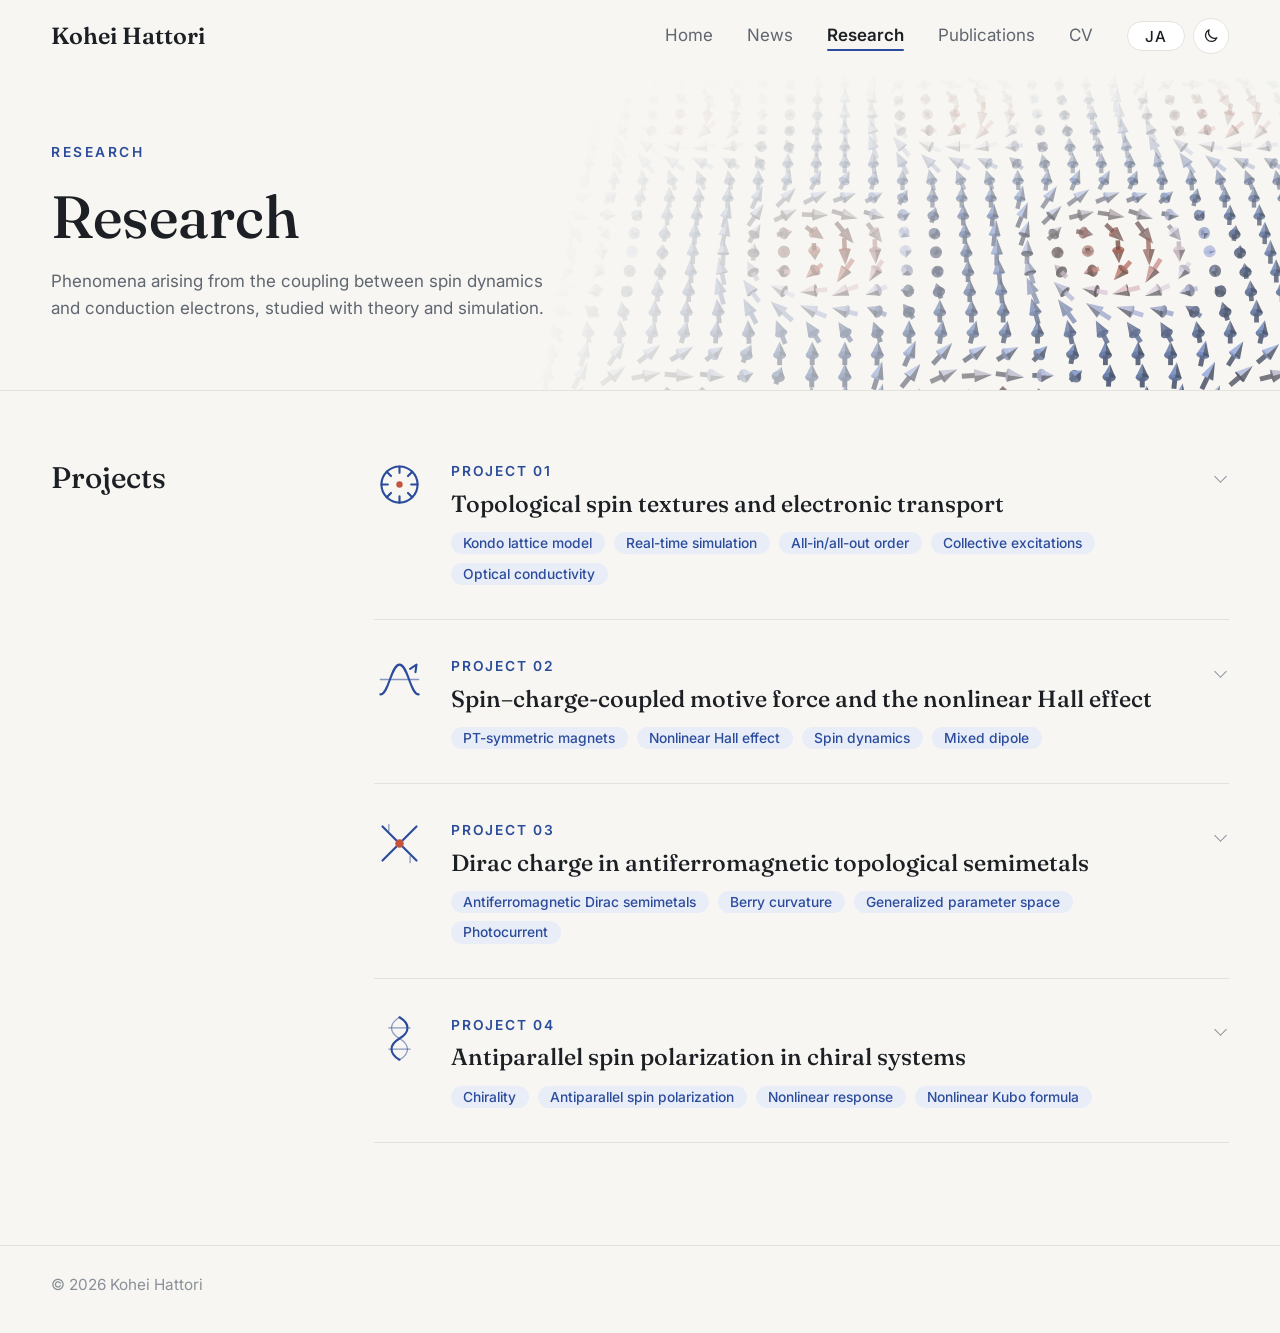
<file: research.html>
<!doctype html>
<html lang="ja">
<head>
  <meta charset="utf-8">
  <meta name="viewport" content="width=device-width, initial-scale=1">
  <title>Research — Kohei Hattori</title>
  <meta name="description" content="服部航平の研究テーマ">
  <meta property="og:type" content="website">
  <meta property="og:site_name" content="Kohei Hattori">
  <meta property="og:title" content="Research — Kohei Hattori">
  <meta property="og:description" content="服部航平の研究テーマ：ディラック電荷、非線形ホール効果、トポロジカル磁気構造、キラル系。 / Research projects.">
  <meta property="og:url" content="https://hattorikohei76.github.io/research.html">
  <meta property="og:image" content="https://hattorikohei76.github.io/og-image.jpg">
  <meta property="og:image:width" content="1200">
  <meta property="og:image:height" content="630">
  <meta name="twitter:card" content="summary_large_image">
  <link rel="icon" href="favicon.svg" type="image/svg+xml">
  <link rel="icon" href="favicon-32.png" type="image/png" sizes="32x32">
  <link rel="apple-touch-icon" href="apple-touch-icon.png">
  <link rel="preconnect" href="https://fonts.googleapis.com">
  <link rel="preconnect" href="https://fonts.gstatic.com" crossorigin>
  <link href="https://fonts.googleapis.com/css2?family=Fraunces:opsz,wght@9..144,400;9..144,500;9..144,600&family=Inter:wght@400;500;600&family=Noto+Sans+JP:wght@400;500;700&family=Shippori+Mincho:wght@500;600&display=swap" rel="stylesheet">
  <link rel="stylesheet" href="style.css?v=20261124a">
  <script>
    // 表示言語を描画前に決める：保存された選択 → ブラウザの言語（日本語以外なら英語）
    // テーマ（ライト / ダーク）も同じく：ボタンで選んだものがあればそれ、なければ OS の設定に従う
    (function () {
      var d = document.documentElement, l = null, t = null;
      d.classList.add("js");
      try { l = localStorage.getItem("lang"); t = localStorage.getItem("theme"); } catch (e) {}
      if (l !== "ja" && l !== "en") l = /^ja\b/i.test(navigator.language || "") ? "ja" : "en";
      d.lang = l;
      if (t === "dark" || t === "light") d.setAttribute("data-theme", t);
    })();
  </script>
</head>
<body>
  <header class="site-header">
    <nav class="nav">
      <a class="brand" href="index.html">Kohei Hattori</a>
      <ul class="nav-links" id="nav-links">
        <li><a href="index.html"><span data-ja>ホーム</span><span data-en>Home</span></a></li>
        <li><a href="news.html"><span data-ja>ニュース</span><span data-en>News</span></a></li>
        <li><a href="research.html" aria-current="page"><span data-ja>研究</span><span data-en>Research</span></a></li>
        <li><a href="publications.html"><span data-ja>業績</span><span data-en>Publications</span></a></li>
        <li><a href="cv.html"><span data-ja>経歴</span><span data-en>CV</span></a></li>
      </ul>
      <div class="nav-tools">
        <button class="lang-toggle" type="button" aria-label="Switch language / 言語切替">EN</button>
        <button class="theme-toggle" type="button" aria-label="ライト / ダーク切替 / Toggle light and dark">
          <svg class="icon-moon" viewBox="0 0 24 24" aria-hidden="true"><path d="M20 14.5A8 8 0 0 1 9.5 4a8 8 0 1 0 10.5 10.5z"/></svg>
          <svg class="icon-sun" viewBox="0 0 24 24" aria-hidden="true"><circle cx="12" cy="12" r="4"/><path d="M12 2.5v2.2M12 19.3v2.2M2.5 12h2.2M19.3 12h2.2M5.3 5.3l1.5 1.5M17.2 17.2l1.5 1.5M5.3 18.7l1.5-1.5M17.2 6.8l1.5-1.5"/></svg>
        </button>
      </div>
      <button class="menu-toggle" type="button" aria-label="メニュー / Menu" aria-expanded="false" aria-controls="nav-links"><span></span><span></span></button>
    </nav>
  </header>

  <main>
    <section class="page-head">
      <canvas class="hero-canvas" aria-hidden="true"></canvas>
      <div class="page-head-inner">
        <p class="eyebrow">Research</p>
        <h1 class="page-title"><span data-ja>研究</span><span data-en>Research</span></h1>
        <p class="page-lead"><span data-ja>スピンダイナミクスと伝導電子の結合が生み出す現象を、理論と数値計算で調べています。</span><span data-en>Phenomena arising from the coupling between spin dynamics and conduction electrons, studied with theory and simulation.</span></p>
      </div>
    </section>

    <section class="section reveal">
      <h2 class="section-title"><span data-ja>研究テーマ</span><span data-en>Projects</span></h2>
      <div class="projects">
        <details class="project" id="project-1">
          <summary class="project-summary">
            <svg class="card-icon project-icon" viewBox="0 0 48 48" aria-hidden="true"><circle cx="24" cy="24" r="17"/><path d="M24 7v6M24 35v6M7 24h6M35 24h6M12 12l4 4M32 32l4 4M36 12l-4 4M16 32l-4 4"/><circle cx="24" cy="24" r="3" class="fill"/></svg>
            <div class="project-head">
              <span class="project-num">Project 01</span>
              <h3 class="project-title"><span data-ja>トポロジカル磁気構造と電子輸送</span><span data-en>Topological spin textures and electronic transport</span></h3>
              <div class="kws"><span class="kw"><span data-ja>近藤格子模型</span><span data-en>Kondo lattice model</span></span><span class="kw"><span data-ja>実時間シミュレーション</span><span data-en>Real-time simulation</span></span><span class="kw"><span data-ja>all-in/all-out 構造</span><span data-en>All-in/all-out order</span></span><span class="kw"><span data-ja>集団励起</span><span data-en>Collective excitations</span></span><span class="kw"><span data-ja>光学伝導度</span><span data-en>Optical conductivity</span></span></div>
            </div>
            <span class="project-chevron" aria-hidden="true"></span>
          </summary>
          <div class="project-body">
            <p data-ja>磁性体の中には、スキルミオンや all-in/all-out 構造のように、スピンが空間的に複雑に並んだトポロジカルな磁気構造が現れます。こうした系では、局在スピンの集団励起と伝導電子が強く結びつき、電子の輸送や光学応答に影響を与えると考えられます。</p>
            <p data-en>Some magnets host topological spin textures, such as skyrmions and the all-in/all-out structure, in which spins are arranged in complex spatial patterns. In such systems, collective excitations of the localized spins couple strongly to conduction electrons and can affect electronic transport and optical responses.</p>
            <p data-ja>本研究では、スピン・電荷結合系を速度ゲージで扱う効率的な実時間シミュレーション手法を開発し、複雑な磁気構造をもつ二次元系の計算を可能にしました。all-in/all-out 構造をとる三角格子上の近藤格子模型で線形光学伝導度を計算したところ、バンドギャップより低いエネルギー領域に、スキルミオン系と同様の集団モードの共鳴による複数のピークと、非共鳴なスピンダイナミクスによる広帯域の変化が現れることを見出しました。さらに、異なるスピン励起の寄与どうしの干渉を明らかにし、モードごとに電気的な活性が異なることを示しました。</p>
            <p data-en>We developed an efficient real-time simulation method for spin–charge coupled systems in the velocity gauge, enabling calculations for two-dimensional systems with complex spin textures. Computing the linear optical conductivity of the Kondo lattice model on the triangular lattice with all-in/all-out order, we found multiple peaks below the band gap arising from resonant collective modes, similar to skyrmionic systems, together with broadband modifications from off-resonant spin dynamics. We also clarified the interference between contributions from different spin excitations, revealing mode-dependent electrical activity.</p>
            <h4 class="project-sub"><span data-ja>関連する論文・発表</span><span data-en>Related papers &amp; talks</span></h4>
            <ul class="project-refs">
              <li><a href="https://doi.org/10.1103/PhysRevB.110.014425" target="_blank" rel="noopener"><b>K. Hattori</b> <i>et al.</i>, Phys. Rev. B <b>110</b>, 014425 (2024)</a></li>
              <li><a href="https://arxiv.org/abs/2404.05204" target="_blank" rel="noopener">arXiv:2404.05204</a></li>
              <li><span data-ja>APS Global Physics Summit 2025（口頭） / 日本物理学会 第79回年次大会（口頭）</span><span data-en>APS Global Physics Summit 2025 (oral) / 79th JPS Annual Meeting (oral)</span></li>
            </ul>
          </div>
        </details>
        <details class="project" id="project-2">
          <summary class="project-summary">
            <svg class="card-icon project-icon" viewBox="0 0 48 48" aria-hidden="true"><path d="M6 38c8 0 10-28 18-28s10 28 18 28"/><path d="M6 24h36" class="thin"/><path d="M34 14l6-4-1 7"/></svg>
            <div class="project-head">
              <span class="project-num">Project 02</span>
              <h3 class="project-title"><span data-ja>スピン起電力と非線形ホール効果</span><span data-en>Spin–charge-coupled motive force and the nonlinear Hall effect</span></h3>
              <div class="kws"><span class="kw"><span data-ja>PT 対称磁性体</span><span data-en>PT-symmetric magnets</span></span><span class="kw"><span data-ja>非線形ホール効果</span><span data-en>Nonlinear Hall effect</span></span><span class="kw"><span data-ja>スピンダイナミクス</span><span data-en>Spin dynamics</span></span><span class="kw"><span data-ja>混合双極子</span><span data-en>Mixed dipole</span></span></div>
            </div>
            <span class="project-chevron" aria-hidden="true"></span>
          </summary>
          <div class="project-body">
            <p data-ja>空間反転と時間反転を組み合わせた PT 対称性をもつ磁性体は、空間反転対称性の破れによってスピンと電荷が結合したダイナミクスが豊かになることから、大きな注目を集めています。</p>
            <p data-en>Parity–time-reversal (PT) symmetric magnets have attracted much attention because broken inversion symmetry enriches their spin–charge coupled dynamics.</p>
            <p data-ja>本研究では、実時間シミュレーションを用いて、局在スピンのダイナミクスが PT 対称磁性体の非線形ホール効果にどう影響するかを調べました。二次の光学応答の解析的な表式を導き、PT 対称性のもとでの変換性に基づいて寄与を分類することで、主要な項を特定しました。その結果、ベリー曲率双極子項に類似した「混合双極子効果」が大きな寄与を与えることを明らかにしました。</p>
            <p data-en>Using real-time simulations, we studied how localized spin dynamics affects the nonlinear Hall effect in PT-symmetric magnets. By deriving analytical expressions for the second-order optical response and classifying the contributions by their transformation properties under PT symmetry, we identified the leading-order term and showed that a sizable contribution comes from the mixed dipole effect, analogous to the Berry curvature dipole term.</p>
            <h4 class="project-sub"><span data-ja>関連する論文・発表</span><span data-en>Related papers &amp; talks</span></h4>
            <ul class="project-refs">
              <li><a href="https://doi.org/10.1103/PhysRevB.111.174416" target="_blank" rel="noopener"><b>K. Hattori</b>, H. Watanabe, and R. Arita, Phys. Rev. B <b>111</b>, 174416 (2025)</a></li>
              <li><a href="https://arxiv.org/abs/2501.11234" target="_blank" rel="noopener">arXiv:2501.11234</a></li>
              <li><span data-ja>SCES 2025, Montréal（口頭）</span><span data-en>SCES 2025, Montréal (oral)</span></li>
            </ul>
          </div>
        </details>
        <details class="project" id="project-3">
          <summary class="project-summary">
            <svg class="card-icon project-icon" viewBox="0 0 48 48" aria-hidden="true"><path d="M8 8l32 32M40 8L8 40"/><circle cx="24" cy="24" r="4" class="fill"/><path d="M14 6v6M34 42v-6" class="thin"/></svg>
            <div class="project-head">
              <span class="project-num">Project 03</span>
              <h3 class="project-title"><span data-ja>反強磁性トポロジカル半金属のディラック電荷</span><span data-en>Dirac charge in antiferromagnetic topological semimetals</span></h3>
              <div class="kws"><span class="kw"><span data-ja>反強磁性ディラック半金属</span><span data-en>Antiferromagnetic Dirac semimetals</span></span><span class="kw"><span data-ja>ベリー曲率</span><span data-en>Berry curvature</span></span><span class="kw"><span data-ja>一般化パラメータ空間</span><span data-en>Generalized parameter space</span></span><span class="kw"><span data-ja>光電流</span><span data-en>Photocurrent</span></span></div>
            </div>
            <span class="project-chevron" aria-hidden="true"></span>
          </summary>
          <div class="project-body">
            <p data-ja>ワイル半金属のワイル点がベリー曲率のモノポールとなるように、電子バンドのトポロジカルな節点は創発的な「電荷」の自由度をもつことがあり、特異な輸送現象や光学現象をもたらします。</p>
            <p data-en>Topological nodes of electronic bands can carry emergent charge degrees of freedom — such as the Berry curvature monopoles of Weyl semimetals — leading to intriguing transport and optical phenomena.</p>
            <p data-ja>本研究では、反強磁性ディラック半金属に隠れた「ディラック電荷」の存在と、その光電流による検出を議論しました。スピンおよびスピン・電荷の混合パラメータ空間で定義したベリー曲率に着目し、ディラック電荷を一般化パラメータ空間におけるベリー曲率の湧き出し・吸い込みとして同定しました。さらに、ディラック電荷がスピン・電荷結合起電力によって駆動される光電流を通じて検出できることを示し、実時間シミュレーションにより、ディラック電荷が光電流の生成に重要な役割を果たすことを見出しました。</p>
            <p data-en>In this work, we discussed the existence of a hidden “Dirac charge” in antiferromagnetic Dirac semimetals and its detection via photocurrents. Using the Berry curvature defined in the spin and spin–charge mixed parameter spaces, we identified Dirac charges as sources or sinks of Berry curvature in the generalized parameter space. We showed that the Dirac charge can be detected through photocurrents driven by the spin–charge-coupled motive force, and real-time simulations revealed that it plays a significant role in photocurrent generation.</p>
            <h4 class="project-sub"><span data-ja>関連する論文・発表</span><span data-en>Related papers &amp; talks</span></h4>
            <ul class="project-refs">
              <li><a href="https://doi.org/10.1103/sfc4-8wph" target="_blank" rel="noopener"><b>K. Hattori</b>, H. Watanabe, and R. Arita, Phys. Rev. Lett. <b>136</b>, 046603 (2026)</a></li>
              <li><a href="https://arxiv.org/abs/2505.03191" target="_blank" rel="noopener">arXiv:2505.03191</a></li>
              <li><span data-ja>招待講演（2026年10月） / APS Global Physics Summit 2026・SCES 2026（口頭） / 日本物理学会 学生優秀発表賞</span><span data-en>Invited talk (Oct 2026) / APS Global Physics Summit 2026 and SCES 2026 (oral) / JPS Student Presentation Award</span></li>
            </ul>
          </div>
        </details>
        <details class="project" id="project-4">
          <summary class="project-summary">
            <svg class="card-icon project-icon" viewBox="0 0 48 48" aria-hidden="true"><path d="M24 4c10 6 10 14 0 20s-10 14 0 20"/><path d="M24 4c-10 6-10 14 0 20s10 14 0 20" class="thin"/><path d="M14 14h20M14 34h20" class="thin"/></svg>
            <div class="project-head">
              <span class="project-num">Project 04</span>
              <h3 class="project-title"><span data-ja>キラル系の反平行スピン偏極</span><span data-en>Antiparallel spin polarization in chiral systems</span></h3>
              <div class="kws"><span class="kw"><span data-ja>キラリティ</span><span data-en>Chirality</span></span><span class="kw"><span data-ja>反平行スピン偏極</span><span data-en>Antiparallel spin polarization</span></span><span class="kw"><span data-ja>非線形応答</span><span data-en>Nonlinear response</span></span><span class="kw"><span data-ja>非線形久保公式</span><span data-en>Nonlinear Kubo formula</span></span></div>
            </div>
            <span class="project-chevron" aria-hidden="true"></span>
          </summary>
          <div class="project-body">
            <p data-ja>キラリティ（掌性）に依存したスピンの生成は、物性物理学で大きな注目を集めています。</p>
            <p data-en>Chirality-dependent spin generation has attracted considerable attention in condensed matter physics.</p>
            <p data-ja>本研究では、三角柱からなる有限サイズのキラル系を用いて、キラリティに依存した二次の応答としての反平行スピン偏極を理論的に調べました。非線形久保公式と実時間シミュレーションに基づき、一様な交流電場に対する散逸的な二次の直流応答として、空間的に非一様な反平行スピン偏極が誘起されることを示しました。特に、キラリティの掌性を特徴づける微視的パラメータの役割を明らかにし、スピン偏極をスピン流によるスピン蓄積の結果とみなす素朴な描像についても検討しました。</p>
            <p data-en>Using a finite chiral system composed of triangular prisms, we theoretically investigated antiparallel spin polarization as a chirality-dependent quadratic response. Based on the nonlinear Kubo formalism and real-time simulations, we showed that spatially inhomogeneous antiparallel spin polarizations are induced as a dissipative quadratic DC response to a homogeneous AC electric field. We also clarified the role of the microscopic parameters characterizing the handedness, and examined the naive picture of spin polarization as spin accumulation due to spin currents.</p>
            <h4 class="project-sub"><span data-ja>関連する論文・発表</span><span data-en>Related papers &amp; talks</span></h4>
            <ul class="project-refs">
              <li><a href="https://arxiv.org/abs/2602.21718" target="_blank" rel="noopener">A. Inda, <b>K. Hattori</b>, H. Kusunose, and S. Hayami, arXiv:2602.21718 (2026)</a></li>
              <li><span data-ja>日本物理学会 第80回年次大会（口頭、印田氏発表）</span><span data-en>80th JPS Annual Meeting (oral, presented by A. Inda)</span></li>
            </ul>
          </div>
        </details>
      </div>
    </section>
  </main>

  <footer class="site-footer">
    <p>&copy; <span id="year">2026</span> Kohei Hattori</p>
  </footer>

  <script src="news-data.js?v=20261124a"></script>
  <script src="script.js?v=20261124a"></script>
</body>
</html>
</file>
<file: style.css>
/* =====================================================================
   Kohei Hattori — homepage styles

   文字サイズ・余白・幅は、下の「デザインの基準」にある変数だけを使う。
   新しい数値を足したくなったら、まず既存の段階で足りないか確認する。
   ===================================================================== */

/* ===== デザインの基準 ===== */
:root {
  /* 色 */
  --bg: #f7f6f2;
  --surface: #ffffff;
  --text: #1c1f24;
  --muted: #5f6670;
  --faint: #8a9099;
  --border: #e4e2dc;
  --accent: #2b4c9b;
  --accent-soft: #e8edf8;
  --warm: #c2553d;

  /* スキルミオン背景の色 (m_z = +1 / -1) */
  --spin-up: 92, 124, 196;
  --spin-mid: 196, 192, 214;
  --spin-down: 206, 84, 60;

  /* ニュースの種類ラベル */
  --tag-talk: #2b4c9b;
  --tag-poster: #0f7b8f;
  --tag-invited: #c2553d;
  --tag-seminar: #2f7d5b;
  --tag-visit: #7a4fa8;
  --tag-award: #a87a12;
  --tag-info: #6b7280;

  /* 書体 */
  --serif: "Fraunces", "Shippori Mincho", "Noto Serif JP", Georgia, serif;
  --sans: "Inter", "Noto Sans JP", system-ui, sans-serif;

  /* 文字サイズ：本文用 6 段階 ＋ 大見出し 2 段階 */
  --fs-xs: .8125rem;   /* ラベル・タグ・件数 */
  --fs-sm: .9rem;      /* 日付・補足・ボタン */
  --fs-base: 1rem;     /* 本文 */
  --fs-md: 1.125rem;   /* 項目のタイトル */
  --fs-lg: 1.375rem;   /* 小見出し */
  --fs-xl: 1.75rem;    /* セクション見出し */
  --fs-page: clamp(2.25rem, 5vw, 3.5rem);    /* 各ページの題 */
  --fs-hero: clamp(2.6rem, 6.5vw, 4.75rem);  /* トップの名前 */

  /* 行の高さ：3 段階 */
  --lh-tight: 1.3;
  --lh-snug: 1.6;
  --lh-body: 1.85;

  /* 余白：9 段階 */
  --s1: .25rem;
  --s2: .5rem;
  --s3: .75rem;
  --s4: 1rem;
  --s5: 1.5rem;
  --s6: 2rem;
  --s7: 3rem;
  --s8: 4rem;
  --s9: 6rem;

  /* 幅 */
  --max: 1440px;                        /* ページ全体の最大幅 */
  --gutter: clamp(16px, 4vw, 56px);     /* 左右の余白 */
  --side: 15rem;                        /* 2 段組のときの見出しの列 */
  --date-col: 5rem;                     /* 日付・年の列 */
  --measure: 44em;                      /* 文章の 1 行の長さの上限 */

  --radius: 12px;
  --nav-h: 60px;

  /* 動き：速さ 2 段階 ＋ 緩急 1 種類（マウスを乗せたときの変化はすべてこれを使う） */
  --t-fast: .18s;                       /* 色・枠線 */
  --t: .32s;                            /* 位置・長さ */
  --ease: cubic-bezier(.2, .7, .2, 1);

  /* テーマ（ライト / ダーク）で変わる細かい値 */
  color-scheme: light;
  --canvas-opacity: .82;
  --map-fill: 16%;
  --map-stroke: 40%;
  --embed-filter: none;
  --icon-sun: none;     /* ダークのときに表示（押すとライトへ） */
  --icon-moon: block;   /* ライトのときに表示（押すとダークへ） */
}

/* ダークモード。①OS がダークで、ボタンでライトを選んでいないとき ②ボタンでダークを選んだとき。
   2 か所に同じ値を書いているので、色を変えるときは両方を直すこと。 */
@media (prefers-color-scheme: dark) {
  :root:not([data-theme="light"]) {
    --bg: #121418;
    --surface: #1a1d22;
    --text: #e8e9eb;
    --muted: #a2a8b1;
    --faint: #737a84;
    --border: #2a2e35;
    --accent: #8fb0f5;
    --accent-soft: #1f2a42;
    --warm: #ec8a72;
    --spin-up: 120, 160, 245;
    --spin-mid: 225, 226, 236;
    --spin-down: 240, 128, 100;
    --tag-talk: #8fb0f5;
    --tag-poster: #6cc7d9;
    --tag-invited: #ec8a72;
    --tag-seminar: #6fcf9f;
    --tag-visit: #c3a2ee;
    --tag-award: #e6c25a;
    --tag-info: #a2a8b1;
    color-scheme: dark;
    --canvas-opacity: .9;
    --map-fill: 30%;
    --map-stroke: 60%;
    --embed-filter: invert(.9) hue-rotate(180deg) saturate(.6);
    --icon-sun: block;
    --icon-moon: none;
  }
}
:root[data-theme="dark"] {
  --bg: #121418;
  --surface: #1a1d22;
  --text: #e8e9eb;
  --muted: #a2a8b1;
  --faint: #737a84;
  --border: #2a2e35;
  --accent: #8fb0f5;
  --accent-soft: #1f2a42;
  --warm: #ec8a72;
  --spin-up: 120, 160, 245;
  --spin-mid: 225, 226, 236;
  --spin-down: 240, 128, 100;
  --tag-talk: #8fb0f5;
  --tag-poster: #6cc7d9;
  --tag-invited: #ec8a72;
  --tag-seminar: #6fcf9f;
  --tag-visit: #c3a2ee;
  --tag-award: #e6c25a;
  --tag-info: #a2a8b1;
  color-scheme: dark;
  --canvas-opacity: .9;
  --map-fill: 30%;
  --map-stroke: 60%;
  --embed-filter: invert(.9) hue-rotate(180deg) saturate(.6);
  --icon-sun: block;
  --icon-moon: none;
}

/* 画面が広いほど全体の文字を少し大きくする（各サイズは rem なので一緒に変わる） */
html {
  font-size: 100%;
  scroll-behavior: smooth;
  scroll-padding-top: 84px;
  scrollbar-color: color-mix(in srgb, var(--faint) 55%, var(--bg)) var(--bg);
  -webkit-tap-highlight-color: color-mix(in srgb, var(--accent) 14%, transparent);
}
@media (min-width: 1000px) { html { font-size: 106.25%; } }
@media (min-width: 1400px) { html { font-size: 112.5%; } }
@media (min-width: 721px)  { :root { --nav-h: 72px; } }

/* ===== 基本 ===== */
* { box-sizing: border-box; }

body {
  display: flex;
  flex-direction: column;
  min-height: 100vh;
  margin: 0;
  background: var(--bg);
  color: var(--text);
  font-family: var(--sans);
  font-size: var(--fs-base);
  line-height: var(--lh-body);
  -webkit-font-smoothing: antialiased;
}
main { flex: 1; }

/* 文章中のリンク：マウスを乗せると下線が左から伸びる（複数行にまたがっても続けて伸びる） */
a {
  color: var(--accent);
  text-decoration: none;
  background-image: linear-gradient(currentColor, currentColor);
  background-repeat: no-repeat;
  background-position: 0 100%;
  background-size: 0 1px;
  transition: background-size var(--t) var(--ease), color var(--t-fast);
}
a:hover { background-size: 100% 1px; }
/* ボタン型・見出し型のリンクには下線を出さない */
.brand, .nav-links a, .pub-title, a.tag, .side-toc a { background-image: none; }

/* 「→」つきのリンク：矢印が少し右へ動く */
.arrow { display: inline-block; transition: transform var(--t) var(--ease); }
a:hover .arrow { transform: translateX(4px); }
.more a, .access-links a { padding-right: 4px; margin-right: -4px; }  /* 動いた矢印の下まで下線を届かせる */

/* 文字を選択したときの色 */
::selection { background: color-mix(in srgb, var(--accent) 24%, transparent); color: inherit; }
.btn-primary::selection, .btn-primary ::selection,
.dl-btn::selection, .dl-btn ::selection,
.tag-prl::selection { background: color-mix(in srgb, var(--bg) 35%, transparent); }

/* キーボードで操作したときの枠（マウスのクリックでは出さない） */
:focus-visible { outline: 2px solid var(--accent); outline-offset: 3px; }
:focus:not(:focus-visible) { outline: none; }
summary:focus-visible { outline-offset: -2px; border-radius: 6px; }
.nav-links a:focus-visible { outline-offset: 9px; border-radius: 2px; }  /* 現在地の線を枠の内側に収める */

/* 言語切替: html[lang] に合わせて片方だけ表示 */
html[lang="ja"] [data-en],
html[lang="en"] [data-ja] { display: none; }

/* hidden 属性は display 指定より優先して隠す */
[hidden] { display: none !important; }

.nowrap { white-space: nowrap; }
.print-only { display: none; }

/* ===== ヘッダー ===== */
.site-header {
  position: fixed;
  inset: 0 0 auto 0;
  z-index: 20;
  border-bottom: 1px solid transparent;
  transition: background .3s, border-color .3s;
}
.site-header.scrolled {
  background: color-mix(in srgb, var(--bg) 82%, transparent);
  backdrop-filter: saturate(1.4) blur(10px);
  -webkit-backdrop-filter: saturate(1.4) blur(10px);
  border-bottom-color: var(--border);
}

.nav {
  display: flex;
  align-items: center;
  gap: var(--s6);
  max-width: var(--max);
  height: var(--nav-h);
  margin: 0 auto;
  padding: 0 var(--gutter);
}

.brand {
  font-family: var(--serif);
  font-weight: 600;
  font-size: var(--fs-lg);
  color: var(--text);
  white-space: nowrap;
}

.nav-links {
  position: relative;
  display: flex;
  gap: var(--s6);
  list-style: none;
  margin: 0 0 0 auto;
  padding: 0;
  font-size: var(--fs-base);
}
.nav-links a { color: var(--muted); }
.nav-links a:hover { color: var(--text); }
.nav-links a[aria-current="page"] { position: relative; color: var(--text); font-weight: 600; }
.nav-links a[aria-current="page"]::after {
  content: "";
  position: absolute;
  left: 0; right: 0; bottom: -6px;
  height: 2px;
  border-radius: 2px;
  background: var(--accent);
}

/* 現在地の線（script.js が置く）。マウスを乗せた項目へ滑って移動し、離すと今のページへ戻る。
   ページを移るときも、前のページの位置から滑って移動する（対応ブラウザのみ）。 */
.nav-links.has-indicator a[aria-current="page"]::after { display: none; }
.nav-indicator {
  position: absolute;
  top: 0;
  left: 0;
  width: var(--w, 0);
  height: 2px;
  border-radius: 2px;
  background: var(--accent);
  opacity: 0;
  transform: translate(var(--x, 0), var(--y, 0));
  pointer-events: none;
  view-transition-name: nav-indicator;
}
.nav-indicator.is-on { opacity: 1; }
.nav-indicator.is-ready {
  transition: transform var(--t) var(--ease), width var(--t) var(--ease), opacity var(--t-fast);
}

.lang-toggle {
  padding: var(--s1) var(--s4);
  border: 1px solid var(--border);
  border-radius: 999px;
  background: var(--surface);
  color: var(--text);
  font: 500 var(--fs-sm) var(--sans);
  letter-spacing: .04em;
  cursor: pointer;
  transition: border-color var(--t-fast), color var(--t-fast);
}
.lang-toggle:hover { border-color: var(--accent); color: var(--accent); }

/* 言語とテーマのボタンをまとめる枠 */
.nav-tools { display: flex; align-items: center; gap: var(--s2); }

/* ライト / ダーク切替 */
.theme-toggle {
  display: grid;
  place-items: center;
  width: 2.1rem;
  height: 2.1rem;
  padding: 0;
  border: 1px solid var(--border);
  border-radius: 50%;
  background: var(--surface);
  color: var(--text);
  cursor: pointer;
  transition: border-color var(--t-fast), color var(--t-fast);
}
.theme-toggle:hover { border-color: var(--accent); color: var(--accent); }
.theme-toggle svg {
  width: 1.05rem;
  height: 1.05rem;
  fill: none;
  stroke: currentColor;
  stroke-width: 1.8;
  stroke-linecap: round;
  stroke-linejoin: round;
}
.theme-toggle .icon-sun  { display: var(--icon-sun); }
.theme-toggle .icon-moon { display: var(--icon-moon); }

.menu-toggle {
  display: none;
  position: relative;
  width: 36px;
  height: 36px;
  padding: 0;
  border: 0;
  background: none;
  cursor: pointer;
}
.menu-toggle span {
  position: absolute;
  left: 8px;
  display: block;
  width: 20px;
  height: 1.5px;
  background: var(--text);
  transition: transform .25s;
}
.menu-toggle span:first-child { top: 14px; }
.menu-toggle span:last-child  { top: 21px; }
.nav-open .menu-toggle span:first-child { transform: translateY(3.5px) rotate(45deg); }
.nav-open .menu-toggle span:last-child  { transform: translateY(-3.5px) rotate(-45deg); }

/* 狭い画面ではメニューをボタンにまとめる */
@media (max-width: 980px) {
  .nav-links { display: none; }
  .menu-toggle { display: block; }
  .nav-tools { margin-left: auto; }
  .nav-open .site-header { background: var(--bg); border-bottom-color: var(--border); }
  .nav-open .nav-links {
    display: flex;
    flex-direction: column;
    gap: 0;
    position: absolute;
    top: var(--nav-h);
    left: 0;
    right: 0;
    margin: 0;
    padding: var(--s2) var(--gutter) var(--s4);
    background: var(--bg);
    border-bottom: 1px solid var(--border);
  }
  .nav-open .nav-links a { display: block; padding: var(--s3) 0; }
  .nav-links a[aria-current="page"]::after, .nav-indicator { display: none; }
}

/* ===== ヒーロー（トップ） ===== */
.hero {
  position: relative;
  display: flex;
  align-items: center;
  min-height: min(92vh, 760px);
  overflow: hidden;
  border-bottom: 1px solid var(--border);
}

.hero-canvas {
  position: absolute;
  top: calc(var(--nav-h) + 4px);
  left: 0;
  width: 100%;
  height: calc(100% - var(--nav-h) - 4px);
  -webkit-mask-image: linear-gradient(100deg, transparent 24%, rgba(0,0,0,.45) 52%, #000 80%);
          mask-image: linear-gradient(100deg, transparent 24%, rgba(0,0,0,.45) 52%, #000 80%);
  opacity: var(--canvas-opacity);
}

.hero-inner {
  position: relative;
  width: 100%;
  max-width: var(--max);
  margin: 0 auto;
  padding: calc(var(--nav-h) + var(--s8)) var(--gutter) var(--s9);
}

.eyebrow {
  margin: 0 0 var(--s4);
  font-size: var(--fs-xs);
  font-weight: 600;
  letter-spacing: .18em;
  text-transform: uppercase;
  color: var(--accent);
}

.hero-name {
  margin: 0;
  font-family: var(--serif);
  font-weight: 500;
  font-size: var(--fs-hero);
  line-height: 1.1;
  letter-spacing: .01em;
}
html[lang="ja"] .hero-name { letter-spacing: .08em; }

.hero-sub {
  margin: var(--s3) 0 0;
  font-family: var(--serif);
  font-size: var(--fs-lg);
  color: var(--muted);
}

.hero-affil {
  margin: var(--s5) 0 0;
  color: var(--muted);
  font-size: var(--fs-base);
  line-height: var(--lh-snug);
}

.hero-links {
  display: flex;
  flex-wrap: wrap;
  gap: var(--s3);
  list-style: none;
  margin: var(--s6) 0 0;
  padding: 0;
}

.btn {
  display: inline-block;
  padding: var(--s2) var(--s5);
  border: 1px solid var(--border);
  border-radius: 999px;
  background: color-mix(in srgb, var(--surface) 80%, transparent);
  color: var(--text);
  font-size: var(--fs-sm);
  font-weight: 500;
  line-height: var(--lh-snug);
}
.btn-primary { background: var(--accent); border-color: var(--accent); color: var(--bg); }

/* ボタン共通の動き：枠線と文字がアクセント色になり、少し浮く。押すと戻る。
   塗りつぶしのボタン（Google Scholar・CV のダウンロード）は色を変えずに影を付ける。 */
.btn, .page-jump a, .dl-btn, a.tag, .tag-btn {
  transition: color var(--t-fast), border-color var(--t-fast), box-shadow var(--t-fast), transform var(--t-fast) var(--ease);
}
.btn:hover, .page-jump a:hover, a.tag:hover, .tag-btn:hover {
  border-color: var(--accent);
  color: var(--accent);
  transform: translateY(-1px);
}
.btn-primary:hover, .dl-btn:hover, a.tag-prl:hover {
  color: var(--bg);
  transform: translateY(-1px);
  box-shadow: 0 8px 18px -10px var(--accent);
}
.btn:active, .page-jump a:active, .dl-btn:active, a.tag:active, .tag-btn:active { transform: none; box-shadow: none; }

/* トップ：名前などが順に現れる */
@keyframes hero-in {
  from { opacity: 0; transform: translateY(14px); }
  to   { opacity: 1; transform: none; }
}
.js .hero .hero-inner > * { animation: hero-in .6s cubic-bezier(.2, .7, .2, 1) both; }
.js .hero .hero-inner > :nth-child(1) { animation-delay: .05s; }
.js .hero .hero-inner > :nth-child(2) { animation-delay: .13s; }
.js .hero .hero-inner > :nth-child(3) { animation-delay: .21s; }
.js .hero .hero-inner > :nth-child(4) { animation-delay: .29s; }
.js .hero .hero-inner > :nth-child(5) { animation-delay: .37s; }

/* ===== 下層ページの見出し ===== */
.page-head {
  position: relative;
  overflow: hidden;
  border-bottom: 1px solid var(--border);
}
/* 矢印を右側に寄せて文字と重ならないようにする */
.page-head .hero-canvas {
  -webkit-mask-image: linear-gradient(100deg, transparent 44%, rgba(0,0,0,.5) 64%, #000 86%);
          mask-image: linear-gradient(100deg, transparent 44%, rgba(0,0,0,.5) 64%, #000 86%);
}
.page-head-inner {
  position: relative;
  max-width: var(--max);
  margin: 0 auto;
  padding: calc(var(--nav-h) + var(--s8)) var(--gutter) var(--s8);
}
.page-title {
  margin: 0;
  font-family: var(--serif);
  font-weight: 500;
  font-size: var(--fs-page);
  line-height: 1.15;
}
html[lang="ja"] .page-title { letter-spacing: .06em; }
.page-lead { margin: var(--s4) 0 0; max-width: 30em; color: var(--muted); line-height: var(--lh-snug); }

/* ページ内ジャンプ・件数のボタン */
.page-jump { display: flex; flex-wrap: wrap; gap: var(--s3); list-style: none; margin: var(--s5) 0 0; padding: 0; }
.page-jump a,
.dl-btn {
  display: inline-flex;
  align-items: center;
  gap: var(--s2);
  padding: var(--s2) var(--s4);
  border: 1px solid var(--border);
  border-radius: 999px;
  background: color-mix(in srgb, var(--surface) 80%, transparent);
  color: var(--text);
  font: 500 var(--fs-sm) var(--sans);
  line-height: var(--lh-snug);
}

/* ダウンロードボタン（経歴ページの CV） */
.dl-list { display: flex; flex-wrap: wrap; gap: var(--s3); list-style: none; margin: 0; padding: 0; }
.dl-btn { border-color: var(--accent); background: var(--accent); color: var(--bg); }
.dl-btn::before { content: "↓"; font-weight: 600; }
.dl-note { margin: var(--s3) 0 0; color: var(--muted); font-size: var(--fs-sm); }

.count {
  min-width: 1.7rem;
  padding: 0 var(--s2);
  border-radius: 999px;
  background: var(--accent-soft);
  color: var(--accent);
  font-family: var(--sans);
  font-size: var(--fs-xs);
  font-weight: 600;
  text-align: center;
  line-height: var(--lh-snug);
}

/* ===== セクション =====
   広い画面では「左に見出し、右に本文」の 2 段組。見出しはスクロールに付いてくる。 */
.section {
  max-width: var(--max);
  margin: 0 auto;
  padding: var(--s9) var(--gutter) 0;
}
.page-head + .section { padding-top: var(--s8); }
.section-compact { padding-top: var(--s8); }

.section-title {
  margin: 0 0 var(--s6);
  font-family: var(--serif);
  font-weight: 500;
  font-size: var(--fs-xl);
  line-height: var(--lh-tight);
}

@media (min-width: 1100px) {
  .section {
    display: grid;
    grid-template-columns: var(--side) minmax(0, 1fr);
    column-gap: var(--s8);
  }
  .section > * { grid-column: 2; }
  .section > .section-title {
    grid-column: 1;
    grid-row: 1 / span 40;
    align-self: start;
    position: sticky;
    top: calc(var(--nav-h) + var(--s6));
    margin: 0;
  }
}

/* 小見出し（ラベル） */
.sub-title {
  margin: 0 0 var(--s3);
  font-size: var(--fs-xs);
  font-weight: 600;
  letter-spacing: .12em;
  text-transform: uppercase;
  color: var(--faint);
}
html[lang="ja"] .sub-title { letter-spacing: .08em; }
.sub-title-gap { margin-top: var(--s7); }

.prose p { margin: 0; max-width: var(--measure); }
.more { margin: var(--s5) 0 0; font-size: var(--fs-sm); font-weight: 500; }

/* スクロールで表示（JS 有効時のみ） */
.js .reveal { opacity: 0; transform: translateY(16px); transition: opacity .7s ease, transform .7s ease; }
.js .reveal.visible { opacity: 1; transform: none; }

/* ===== ニュース ===== */
.news-list { list-style: none; margin: 0; padding: 0; }
.news-list li {
  display: grid;
  grid-template-columns: 8.5rem 6.75rem minmax(0, 1fr);
  gap: 0 var(--s4);
  align-items: start;
  padding: var(--s4) 0;
}
.news-list li + li { border-top: 1px solid var(--border); }
.section > .news-list li:first-child { padding-top: 0; }
.news-date {
  padding-top: .1em;
  color: var(--faint);
  font-size: var(--fs-sm);
  font-variant-numeric: tabular-nums;
}
.news-text { margin: 0; line-height: var(--lh-snug); }
.news-tag {
  justify-self: start;
  padding: 0 var(--s3);
  border-radius: 999px;
  font-size: var(--fs-xs);
  font-weight: 600;
  line-height: var(--lh-snug);
  white-space: nowrap;
  color: var(--tag-color);
  background: color-mix(in srgb, var(--tag-color) 13%, transparent);
}
.news-tag-talk    { --tag-color: var(--tag-talk); }
.news-tag-poster  { --tag-color: var(--tag-poster); }
.news-tag-invited { --tag-color: var(--tag-invited); }
.news-tag-seminar { --tag-color: var(--tag-seminar); }
.news-tag-visit   { --tag-color: var(--tag-visit); }
.news-tag-award   { --tag-color: var(--tag-award); }
.news-tag-info    { --tag-color: var(--tag-info); }

/* これからの予定 */
.news-sub-upcoming { display: flex; align-items: center; gap: var(--s3); color: var(--accent); }
.news-sub-upcoming::before {
  content: "";
  width: 8px;
  height: 8px;
  border-radius: 50%;
  background: var(--warm);
  box-shadow: 0 0 0 4px color-mix(in srgb, var(--warm) 22%, transparent);
}
.news-jump { margin: 0 0 var(--s5); }

/* ===== 折りたたみ（発表の種類・ニュースの年） ===== */
.pres-group { border-top: 1px solid var(--border); }
.pres-group:last-of-type { border-bottom: 1px solid var(--border); }
.pres-group > summary {
  display: flex;
  align-items: center;
  gap: var(--s3);
  padding: var(--s4) 0;
  cursor: pointer;
  list-style: none;
  font-size: var(--fs-base);
  font-weight: 600;
}
.pres-group > summary::-webkit-details-marker { display: none; }
.pres-group > summary::after {
  content: "";
  width: 9px;
  height: 9px;
  margin-left: auto;
  margin-right: var(--s1);
  border-right: 1.5px solid var(--faint);
  border-bottom: 1.5px solid var(--faint);
  transform: rotate(45deg) translateY(-3px);
  transition: transform var(--t) var(--ease), border-color var(--t-fast);
}
.pres-group > summary { transition: color var(--t-fast); }
.pres-group[open] > summary::after { transform: rotate(225deg) translateY(-3px); }
.pres-group > summary:hover { color: var(--accent); }
.pres-group > summary:hover::after { border-color: var(--accent); }
.pres-group > :last-child { margin-bottom: var(--s5); }

/* 年の見出し（論文・発表・ニュース共通） */
.paper-year-title,
.talk-year-title,
.news-year-title {
  margin: 0;
  font-family: var(--serif);
  font-weight: 500;
  font-size: var(--fs-lg);
  line-height: var(--lh-tight);
  color: var(--accent);
  font-variant-numeric: tabular-nums;
}

/* ===== 論文 ===== */
.pubs { list-style: none; margin: 0; padding: 0; }
.pub + .pub { margin-top: var(--s6); }

/* 年ごとのまとまり：左に年、右に論文 */
.paper-year {
  display: grid;
  grid-template-columns: var(--date-col) minmax(0, 1fr);
  gap: var(--s2) var(--s5);
}
.paper-year + .paper-year { margin-top: var(--s7); }

.pub-title {
  display: block;
  color: var(--text);
  font-size: var(--fs-md);
  font-weight: 600;
  line-height: var(--lh-snug);
}
.pub-title:hover { color: var(--accent); }
.pub-authors, .pub-venue { margin: var(--s1) 0 0; font-size: var(--fs-sm); color: var(--muted); line-height: var(--lh-snug); }
.pub-authors b { color: var(--text); font-weight: 600; }

.pub-tags, .p-files { display: flex; flex-wrap: wrap; gap: var(--s2); margin-top: var(--s3); }
.tag {
  display: inline-block;
  padding: 0 var(--s3);
  border: 1px solid var(--border);
  border-radius: 999px;
  font-size: var(--fs-xs);
  font-weight: 500;
  color: var(--muted);
  line-height: var(--lh-snug);
}
.tag-prl { background: var(--accent); border-color: var(--accent); color: var(--bg); }
.tag-prb { background: var(--accent-soft); border-color: transparent; color: var(--accent); }
.tag-pre { border-style: dashed; }
.tag-btn {
  background: none;
  font-family: var(--sans);
  cursor: pointer;
}
.tag-btn.is-on { border-color: var(--accent); color: var(--accent); }

.pub-abstract {
  max-width: var(--measure);
  margin-top: var(--s3);
  padding-left: var(--s4);
  border-left: 2px solid var(--accent);
}
.pub-abstract p { margin: 0; font-size: var(--fs-sm); line-height: var(--lh-body); }
.pub-bibtex {
  margin: var(--s3) 0 0;
  padding: var(--s4);
  overflow-x: auto;
  border-radius: var(--radius);
  background: var(--surface);
  font-size: var(--fs-xs);
  line-height: var(--lh-snug);
}

/* ===== 発表 ===== */
.pres-cat + .pres-cat { margin-top: var(--s7); }
.pres-cat-title {
  display: flex;
  align-items: center;
  gap: var(--s3);
  margin: 0 0 var(--s3);
  font-family: var(--serif);
  font-weight: 500;
  font-size: var(--fs-lg);
  line-height: var(--lh-tight);
}

.talk-year + .talk-year { margin-top: var(--s5); }
.talk-year-title { font-size: var(--fs-md); margin-bottom: var(--s1); }

.pres { list-style: none; margin: 0; padding: 0; }
.pres li {
  display: grid;
  grid-template-columns: var(--date-col) minmax(0, 1fr);
  gap: var(--s5);
  padding: var(--s2) 0;
}
.p-date { padding-top: .1em; color: var(--faint); font-size: var(--fs-sm); font-variant-numeric: tabular-nums; }
.p-title { margin: 0; font-weight: 500; line-height: var(--lh-snug); }
.p-meta { margin: var(--s1) 0 0; font-size: var(--fs-sm); color: var(--muted); line-height: var(--lh-snug); }
.p-meta b { color: var(--text); font-weight: 600; }

/* スライド・ポスター（PDF）ボタン */
.p-files { margin: var(--s2) 0 0; }
.p-files .tag { display: inline-flex; align-items: center; gap: var(--s1); }
.p-files .tag::before {
  content: "";
  width: 9px;
  height: 11px;
  border: 1.5px solid currentColor;
  border-radius: 1.5px;
  border-top-right-radius: 4px;
  opacity: .8;
}

.badge-award {
  display: inline-block;
  margin-left: var(--s2);
  padding: 0 var(--s2);
  border-radius: 999px;
  background: color-mix(in srgb, var(--warm) 14%, transparent);
  color: var(--warm);
  font-size: var(--fs-xs);
  font-weight: 600;
  line-height: var(--lh-snug);
  vertical-align: 1px;
}

/* 発表地の地図 */
.map-figure { margin: 0 0 var(--s7); }
.talk-map { display: block; width: 100%; max-width: 1000px; height: auto; overflow: visible; }
.map-land { fill: color-mix(in srgb, var(--accent) var(--map-fill), var(--surface)); stroke: color-mix(in srgb, var(--accent) var(--map-stroke), var(--surface)); stroke-width: .6; }
.map-dot { fill: var(--warm); stroke: var(--bg); stroke-width: 2; }
.map-pulse {
  fill: var(--warm);
  opacity: .35;
  transform-box: fill-box;
  transform-origin: center;
  animation: map-pulse 2.6s ease-out infinite;
}
.map-site-home .map-pulse { animation-delay: .8s; }
@keyframes map-pulse {
  0%   { transform: scale(1);   opacity: .45; }
  100% { transform: scale(3.2); opacity: 0; }
}
.map-figure figcaption { margin-top: var(--s2); font-size: var(--fs-sm); color: var(--faint); }

/* ===== 研究：プロジェクト ===== */
.project { border-top: 1px solid var(--border); }
.project:last-child { border-bottom: 1px solid var(--border); }
.project:first-child { border-top: 0; }
.project:first-child .project-summary { padding-top: 0; }
.project-summary {
  display: grid;
  grid-template-columns: 3rem minmax(0, 1fr) 1.5rem;
  gap: var(--s5);
  align-items: start;
  padding: var(--s6) 0;
  cursor: pointer;
  list-style: none;
}
.project-summary::-webkit-details-marker { display: none; }

.card-icon {
  fill: none;
  stroke: var(--accent);
  stroke-width: 2;
  stroke-linecap: round;
  stroke-linejoin: round;
}
.card-icon .thin { stroke-width: 1.2; opacity: .55; }
.card-icon .fill { fill: var(--warm); stroke: none; }
.project-icon { width: 3rem; height: 3rem; margin: 0; }

.project-num {
  display: block;
  margin-bottom: var(--s1);
  font-size: var(--fs-xs);
  font-weight: 600;
  letter-spacing: .14em;
  text-transform: uppercase;
  color: var(--accent);
}
.project-title {
  margin: 0 0 var(--s3);
  font-family: var(--serif);
  font-weight: 500;
  font-size: var(--fs-lg);
  line-height: var(--lh-tight);
  transition: color var(--t-fast);
}
.project-summary:hover .project-title { color: var(--accent); }
.project-summary:hover .project-chevron { border-color: var(--accent); }
.kws { display: flex; flex-wrap: wrap; gap: var(--s2); }
.kw {
  padding: 0 var(--s3);
  border-radius: 999px;
  background: var(--accent-soft);
  color: var(--accent);
  font-size: var(--fs-xs);
  font-weight: 500;
  line-height: var(--lh-snug);
}
.project-chevron {
  justify-self: end;
  width: 9px;
  height: 9px;
  margin: var(--s3) var(--s1) 0 0;
  border-right: 1.5px solid var(--faint);
  border-bottom: 1.5px solid var(--faint);
  transform: rotate(45deg);
  transition: transform var(--t) var(--ease), border-color var(--t-fast);
}
details.project[open] .project-chevron { transform: translateY(5px) rotate(225deg); }

.project-body { padding: 0 0 var(--s6) calc(3rem + var(--s5)); }
.project-body > p { max-width: var(--measure); margin: 0 0 var(--s4); }
.project-body > p:first-of-type { color: var(--muted); }
.project-sub {
  margin: var(--s5) 0 var(--s2);
  font-size: var(--fs-xs);
  font-weight: 600;
  letter-spacing: .1em;
  color: var(--faint);
}
html[lang="en"] .project-sub { text-transform: uppercase; }
.project-refs { list-style: none; margin: 0; padding: 0; font-size: var(--fs-sm); line-height: var(--lh-body); }
.project-refs li { position: relative; padding-left: var(--s4); color: var(--muted); }
.project-refs li::before { content: "–"; position: absolute; left: 0; color: var(--faint); }

/* ===== 経歴 ===== */
.timeline { --tl-col: 10.5rem; list-style: none; margin: 0; padding: 0; position: relative; }
.timeline::before {
  content: "";
  position: absolute;
  left: var(--tl-col);
  top: 10px;
  bottom: 10px;
  width: 1px;
  background: var(--border);
}
.timeline li {
  position: relative;
  display: grid;
  grid-template-columns: var(--tl-col) minmax(0, 1fr);
  gap: var(--s6);
  padding-bottom: var(--s5);
}
.timeline li:last-child { padding-bottom: 0; }
.timeline li::after {
  content: "";
  position: absolute;
  left: calc(var(--tl-col) - 4px);
  top: .7em;
  width: 9px;
  height: 9px;
  border-radius: 50%;
  background: var(--bg);
  border: 2px solid var(--accent);
}
.tl-date { padding-top: .1em; color: var(--faint); font-size: var(--fs-sm); font-variant-numeric: tabular-nums; }
.tl-title { margin: 0; font-weight: 500; line-height: var(--lh-snug); }
.tl-note { margin: var(--s1) 0 0; color: var(--muted); font-size: var(--fs-sm); line-height: var(--lh-snug); }

.plain-list { list-style: none; margin: 0; padding: 0; }
.plain-list li { line-height: var(--lh-snug); }
.plain-list li + li { margin-top: var(--s4); }
.pl-note { display: block; margin-top: var(--s1); color: var(--muted); font-size: var(--fs-sm); }

/* ===== 連絡先 ===== */
.contact { display: grid; }
.contact-item {
  display: grid;
  grid-template-columns: 10.5rem minmax(0, 1fr);
  gap: var(--s6);
  padding: var(--s4) 0;
}
.contact-item + .contact-item { border-top: 1px solid var(--border); }
.contact-item:first-child { padding-top: 0; }
.contact-label { padding-top: .1em; color: var(--faint); font-size: var(--fs-sm); }
.email-text { font-variant-numeric: tabular-nums; word-break: break-all; }
.email-note { color: var(--muted); font-size: var(--fs-sm); white-space: nowrap; }

/* ===== アクセス ===== */
.access-main {
  display: grid;
  grid-template-columns: minmax(0, 1fr) minmax(0, 1fr);
  gap: var(--s7);
}
.access-label {
  margin: 0 0 var(--s1);
  font-size: var(--fs-xs);
  font-weight: 600;
  letter-spacing: .1em;
  color: var(--accent);
}
.access-place { margin: 0 0 var(--s1); font-size: var(--fs-md); font-weight: 600; line-height: var(--lh-snug); }
.access-addr { margin: 0; color: var(--muted); font-size: var(--fs-sm); }
.access-stations { list-style: none; margin: var(--s5) 0 0; padding: 0; }
.access-stations li {
  display: flex;
  justify-content: space-between;
  gap: var(--s4);
  padding: var(--s2) 0;
  font-size: var(--fs-sm);
}
.access-stations li + li { border-top: 1px solid var(--border); }
.walk { flex-shrink: 0; color: var(--faint); font-variant-numeric: tabular-nums; }
.access-links { display: flex; flex-wrap: wrap; gap: var(--s2) var(--s5); margin: var(--s5) 0 0; font-size: var(--fs-sm); font-weight: 500; }
.access-map { min-height: 340px; border-radius: var(--radius); overflow: hidden; }
.access-map iframe { display: block; width: 100%; height: 100%; min-height: 340px; border: 0; filter: var(--embed-filter); }

/* ===== フッター ===== */
.site-footer {
  width: 100%;
  max-width: var(--max);
  margin: var(--s9) auto 0;
  padding: var(--s5) var(--gutter) var(--s6);
  border-top: 1px solid var(--border);
  color: var(--faint);
  font-size: var(--fs-sm);
}
.site-footer p { margin: 0; }

/* ===== 404 ページ ===== */
.notfound-code {
  margin: 0 0 var(--s2);
  font-family: var(--serif);
  font-size: clamp(4rem, 12vw, 7.5rem);
  font-weight: 500;
  line-height: 1;
  color: var(--accent);
  font-variant-numeric: tabular-nums;
}

/* ===== 追従する目次 ===== */
.side-toc {
  position: fixed;
  right: 16px;
  top: 50%;
  z-index: 15;
  display: flex;
  flex-direction: column;
  align-items: flex-end;
  gap: var(--s1);
  transform: translateY(-50%);
  opacity: 0;
  pointer-events: none;
  transition: opacity .3s;
}
.side-toc.is-visible { opacity: 1; pointer-events: auto; }
.side-toc a {
  display: flex;
  align-items: center;
  gap: var(--s3);
  padding: var(--s1) 0;
  color: var(--faint);
  font-size: var(--fs-xs);
  font-weight: 500;
  line-height: var(--lh-tight);
}
.side-toc a:hover { color: var(--accent); }
.toc-dot {
  flex-shrink: 0;
  width: 9px;
  height: 9px;
  margin: 0 2px;
  border-radius: 50%;
  border: 1.5px solid var(--faint);
  background: var(--bg);
  transition: transform var(--t-fast) var(--ease), background var(--t-fast), border-color var(--t-fast);
}
.toc-sub .toc-dot { width: 6px; height: 6px; margin: 0 3.5px; }
.side-toc a.is-active { color: var(--accent); font-weight: 600; }
.side-toc a.is-active .toc-dot { background: var(--accent); border-color: var(--accent); transform: scale(1.35); }
.side-toc a:hover .toc-dot { border-color: var(--accent); }
/* 余白が狭い画面では点だけ表示し、マウスを乗せたときに項目名を出す */
.toc-label {
  padding: 2px var(--s3);
  border-radius: 999px;
  background: var(--surface);
  border: 1px solid var(--border);
  white-space: nowrap;
  opacity: 0;
  transform: translateX(6px);
  transition: opacity .2s, transform .2s;
}
.side-toc:hover .toc-label { opacity: 1; transform: none; }
@media (min-width: 1700px) {
  .side-toc { right: max(20px, calc((100vw - 1440px) / 2 - 150px)); }
  .toc-label { opacity: 1; transform: none; padding: 0; background: none; border: 0; }
}
@media (max-width: 900px) { .side-toc { display: none; } }

/* ===== 先頭へ戻るボタン ===== */
.to-top {
  position: fixed;
  right: 20px;
  bottom: 24px;
  z-index: 15;
  width: 44px;
  height: 44px;
  border: 1px solid var(--border);
  border-radius: 50%;
  background: var(--surface);
  box-shadow: 0 8px 28px -14px rgba(20, 30, 60, .45);
  cursor: pointer;
  opacity: 0;
  pointer-events: none;
  transform: translateY(8px);
  transition: opacity var(--t), transform var(--t) var(--ease), border-color var(--t-fast);
}
.to-top.is-visible { opacity: 1; pointer-events: auto; transform: none; }
.to-top.is-visible:hover { border-color: var(--accent); transform: translateY(-1px); }
.to-top span { transition: transform var(--t) var(--ease); }
.to-top:hover span { transform: translateY(-2px) rotate(45deg); }
.to-top span {
  display: block;
  width: 10px;
  height: 10px;
  margin: 4px auto 0;
  border-left: 2px solid var(--accent);
  border-top: 2px solid var(--accent);
  transform: rotate(45deg);
}

/* ===== ページ切り替えをなめらかに（対応ブラウザのみ） ===== */
@view-transition { navigation: auto; }
.site-header { view-transition-name: site-header; }
::view-transition-old(root),
::view-transition-new(root) { animation-duration: .35s; animation-timing-function: ease; }
::view-transition-group(nav-indicator) { animation-duration: .4s; animation-timing-function: cubic-bezier(.2, .7, .2, 1); }

/* ===== 中くらいの画面 ===== */
@media (max-width: 900px) {
  .access-main { grid-template-columns: 1fr; gap: var(--s6); }
  .access-map, .access-map iframe { min-height: 280px; }
  .project-summary { grid-template-columns: 2.25rem minmax(0, 1fr) 1.25rem; gap: var(--s4); padding: var(--s5) 0; }
  .project-icon { width: 2.25rem; height: 2.25rem; }
  .project-body { padding-left: 0; }
}

/* ===== スマホ ===== */
@media (max-width: 720px) {
  :root { --s9: 4.5rem; --s8: 3rem; }
  .hero { min-height: auto; }
  .hero-canvas {
    opacity: .45;
    -webkit-mask-image: linear-gradient(180deg, #000 0%, rgba(0,0,0,.4) 60%, transparent 100%);
            mask-image: linear-gradient(180deg, #000 0%, rgba(0,0,0,.4) 60%, transparent 100%);
  }
  .section-title { margin-bottom: var(--s5); }
  .news-list li { grid-template-columns: auto 1fr; gap: var(--s1) var(--s3); align-items: center; }
  .news-list li .news-text { grid-column: 1 / -1; }
  .paper-year { grid-template-columns: 1fr; }
  .pres li { grid-template-columns: 1fr; gap: 0; }
  .timeline::before, .timeline li::after { display: none; }
  .timeline li { grid-template-columns: 1fr; gap: 0; }
  .contact-item { grid-template-columns: 1fr; gap: 0; }
  .contact-item a { word-break: break-all; }
}

/* ===== 動きを減らす設定のとき ===== */
@media (prefers-reduced-motion: reduce) {
  html { scroll-behavior: auto; }
  .js .reveal { opacity: 1; transform: none; transition: none; }
  .js .hero .hero-inner > * { animation: none; }
  .map-pulse { animation: none; opacity: 0; }
  a, .arrow, .nav-indicator.is-ready, .to-top span { transition: none; }
  .btn:hover, .page-jump a:hover, .dl-btn:hover, a.tag:hover, .tag-btn:hover,
  .to-top.is-visible:hover, a:hover .arrow { transform: none; }
  .to-top:hover span { transform: rotate(45deg); }
  @view-transition { navigation: none; }
}

/* ===== 印刷・PDF 保存用のレイアウト（全ページ共通、A4） ===== */
@media print {
  @page { size: A4; margin: 16mm 15mm; }
  :root, :root[data-theme], :root:not([data-theme="light"]) {
    color-scheme: light;
    --bg: #fff; --surface: #fff; --text: #111; --muted: #444; --faint: #666;
    --border: #ccc; --accent: #1f3c80; --accent-soft: #eef1f8;
  }
  html { font-size: 10.5pt; }
  html, body { background: #fff !important; color: #111; line-height: 1.6; }
  .site-header, .site-footer, .hero-canvas, .no-print, .menu-toggle, .nav-tools,
  .page-head, .hero-links, .page-jump, .more, .map-figure { display: none !important; }
  .print-only { display: block !important; }
  .js .reveal { opacity: 1 !important; transform: none !important; }
  .js .hero .hero-inner > * { animation: none; }
  .section { display: block; max-width: none; margin: 0; padding: 0 !important; }
  .section + .section { margin-top: 7mm; }
  .section > .section-title {
    position: static;
    margin: 0 0 3mm;
    padding-bottom: 1.5mm;
    border-bottom: 1px solid #ccc;
    font: 600 11pt var(--sans);
    color: #1f3c80;
  }
  .timeline { --tl-col: 38mm; }
  .timeline li { gap: 8mm; padding-bottom: 3mm; break-inside: avoid; }
  .plain-list li { break-inside: avoid; }
  .plain-list li + li { margin-top: 2mm; }
  .pub, .pres li { break-inside: avoid; }
  a { color: inherit; text-decoration: none; background-image: none; }
  details > summary::after { display: none; }
  .cv-print-head { margin-bottom: 8mm; padding-bottom: 4mm; border-bottom: 1.5px solid #1f3c80; }
  .cv-print-head h1 { margin: 0; font-family: var(--serif); font-weight: 600; font-size: 20pt; line-height: 1.2; }
  .cv-print-head h1 small { margin-left: 4mm; font-size: 11pt; font-weight: 500; color: #555; }
  .cv-print-head p { margin: 1.5mm 0 0; font-size: 9pt; color: #333; }
}
</file>
